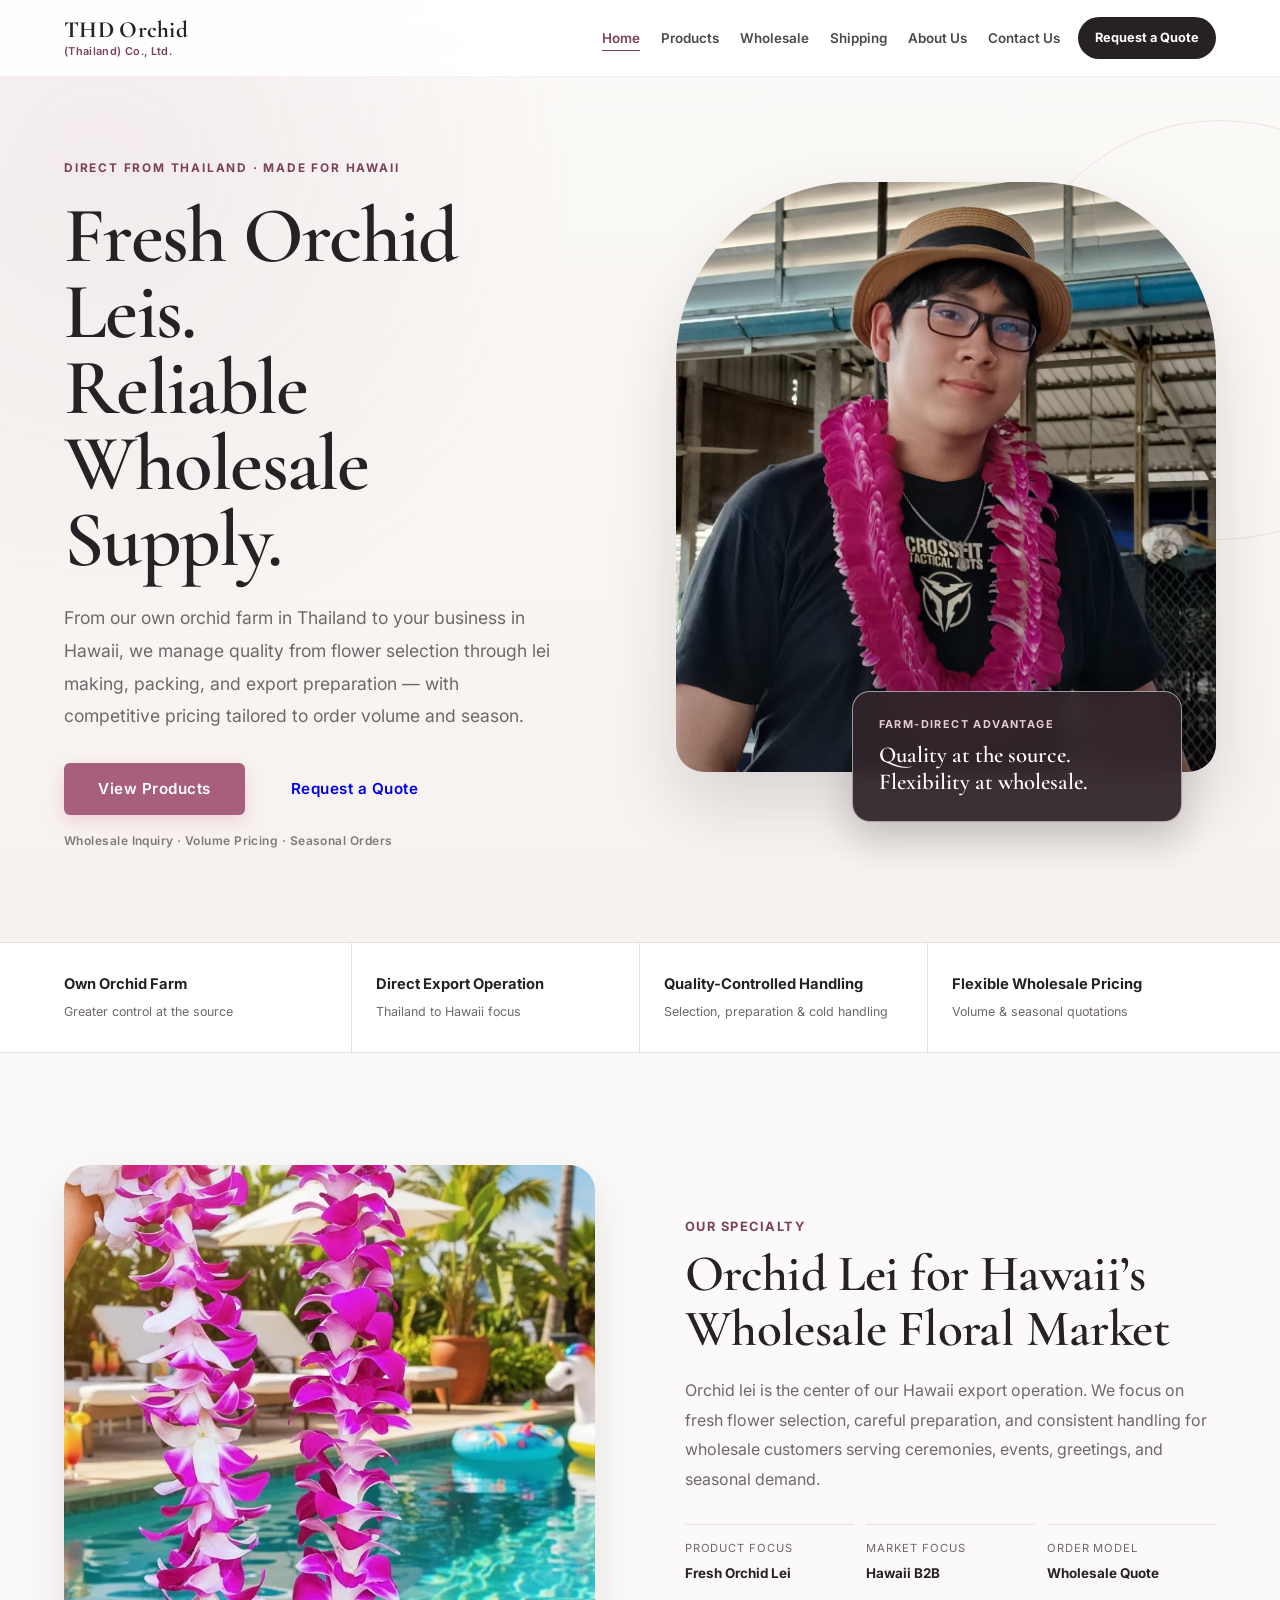
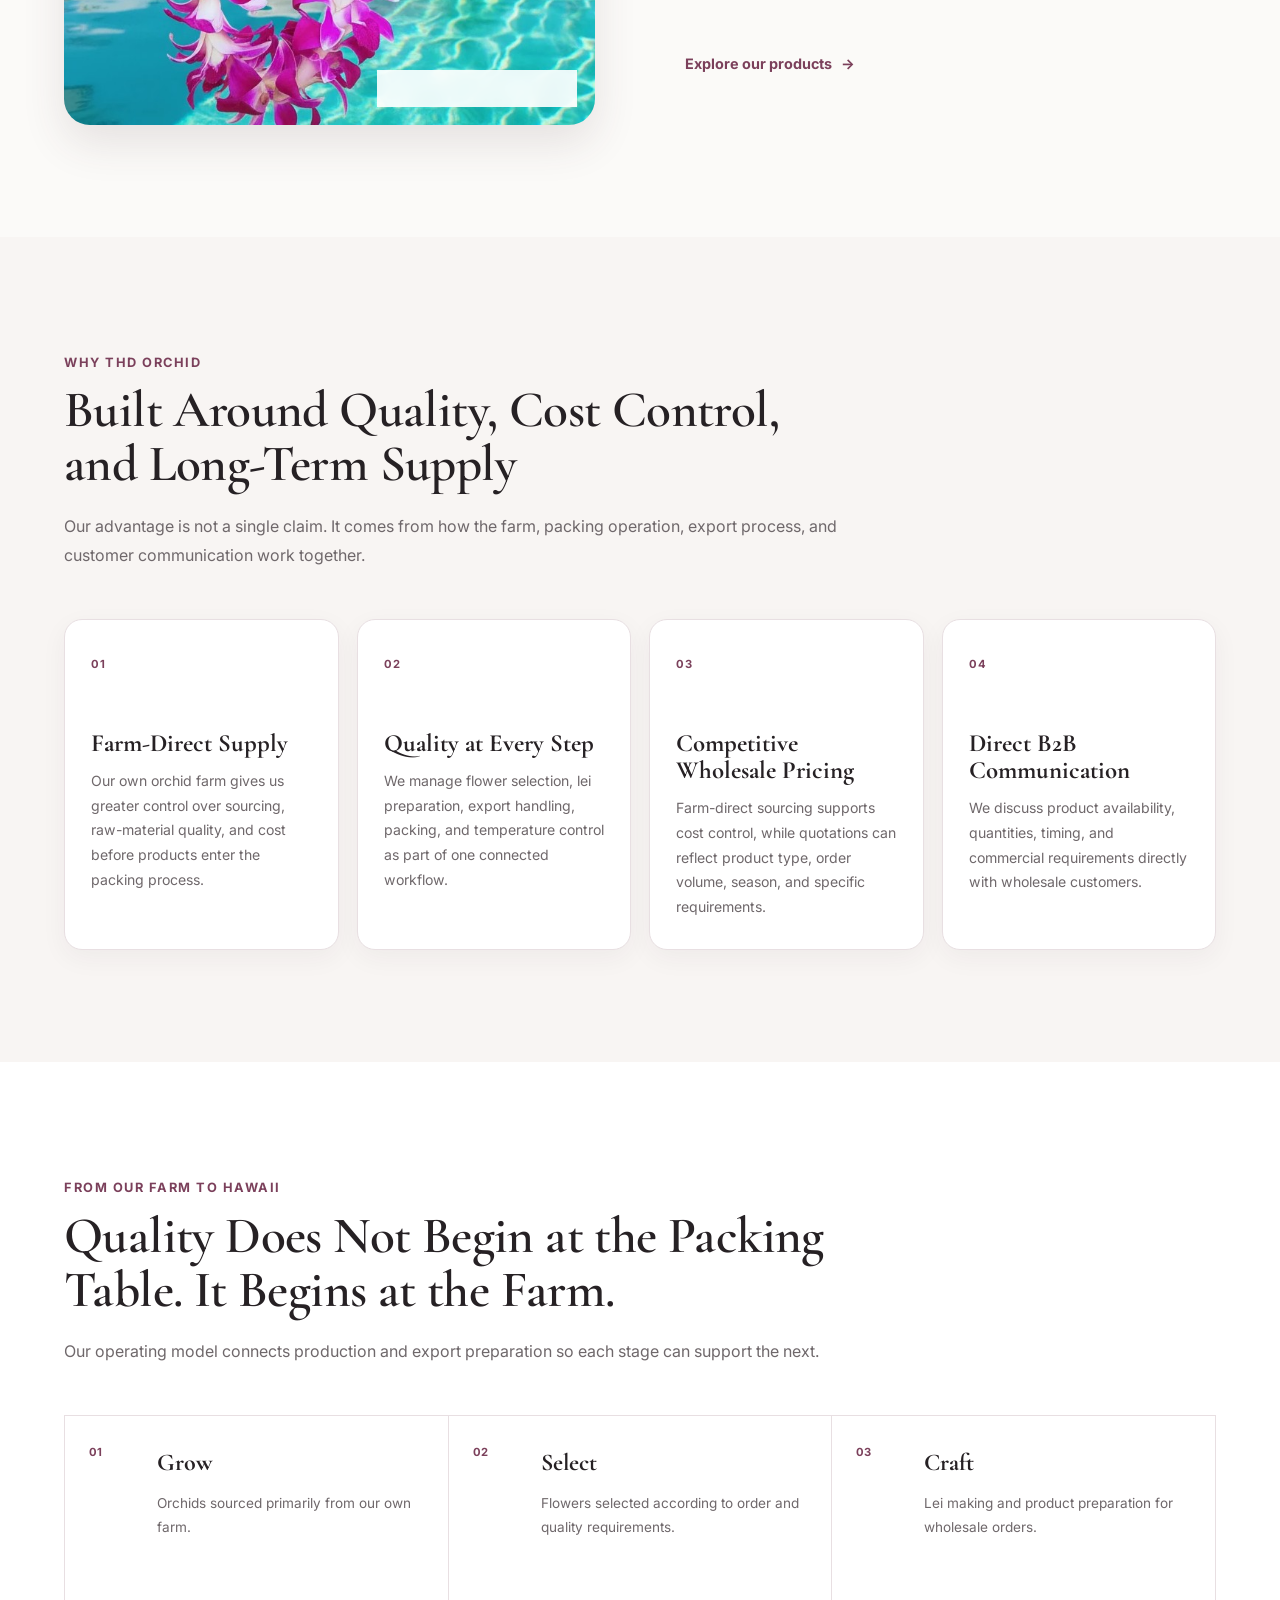
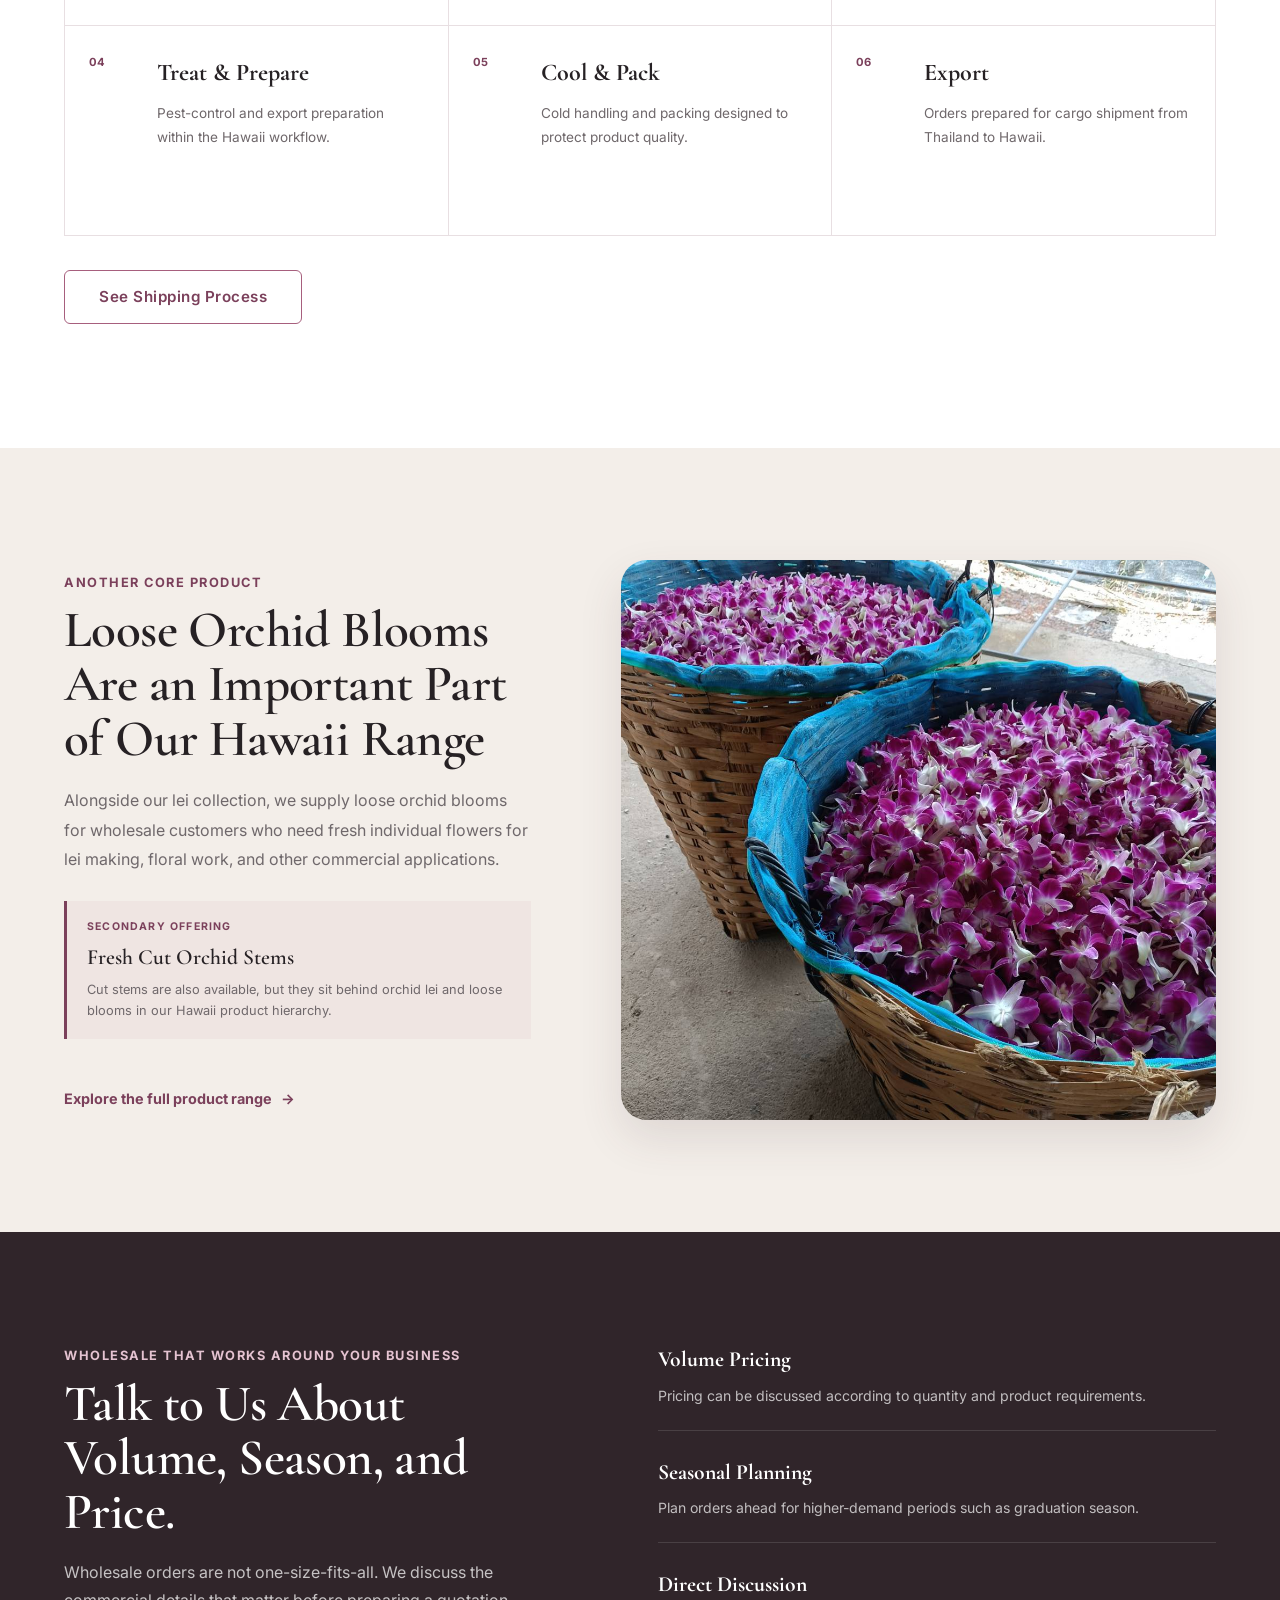
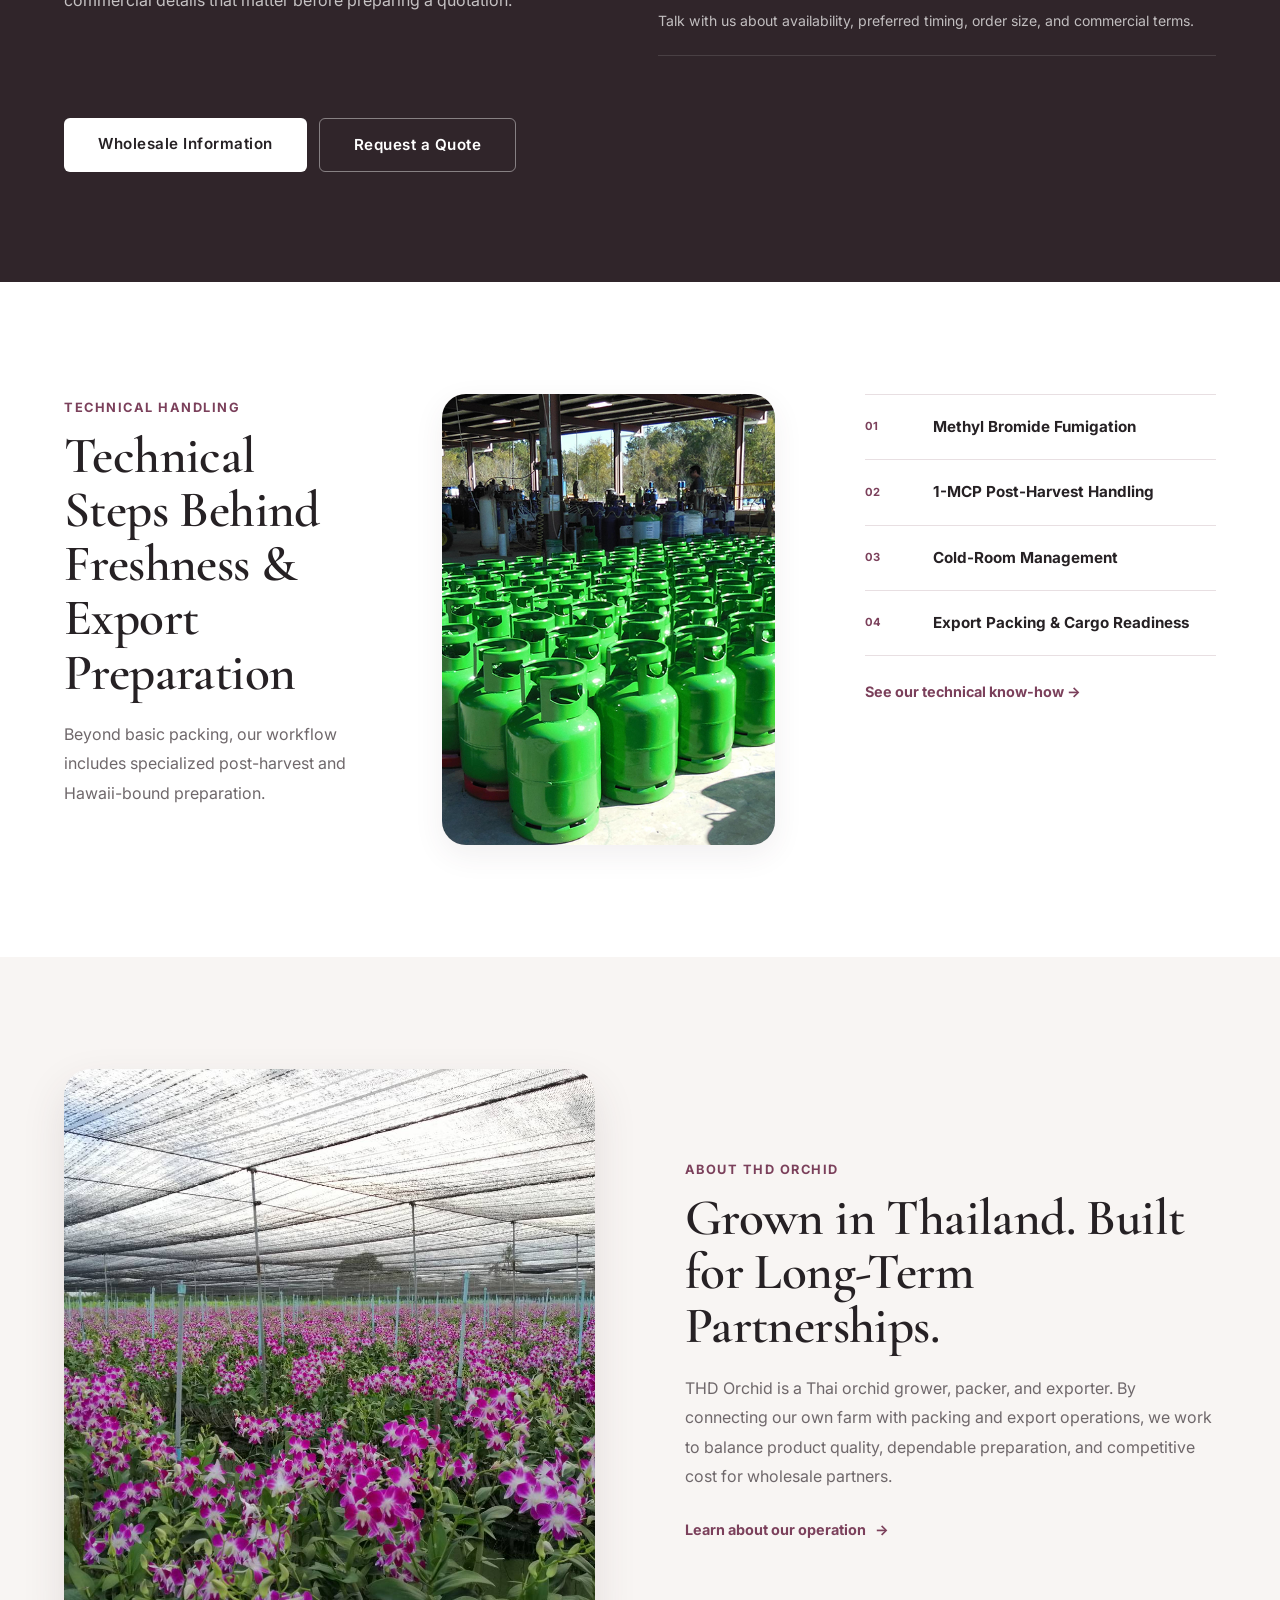
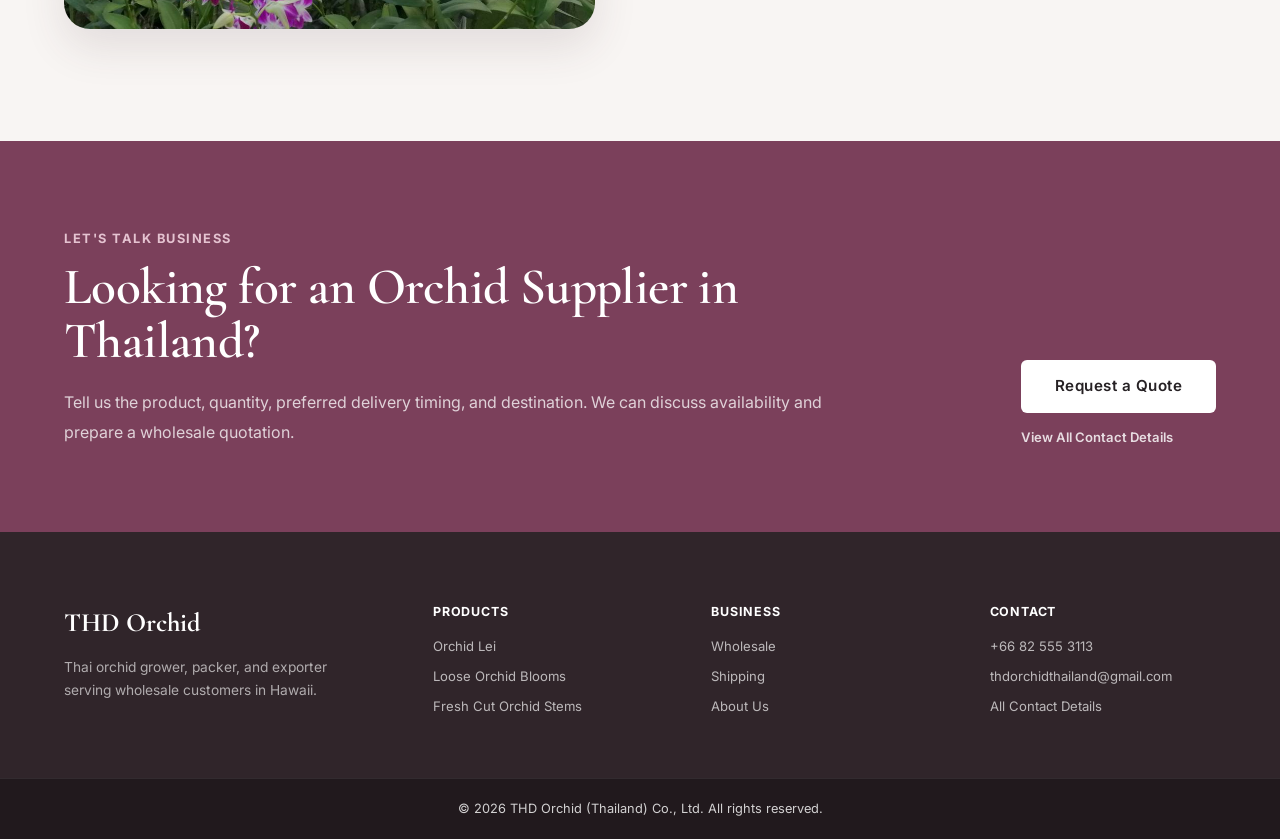
<file: index.html>
<!DOCTYPE html>

<html lang="en">
<head>
<meta charset="utf-8"/>
<meta content="width=device-width, initial-scale=1.0" name="viewport"/>
<meta content="THD Orchid (Thailand) Co., Ltd. supplies fresh orchid leis and selected orchid products from Thailand to wholesale customers in Hawaii, with farm-direct sourcing and flexible B2B pricing." name="description"/>
<title>
   THD Orchid (Thailand) Co., Ltd. | Orchid Lei Supplier for Hawaii
  </title>
<link href="https://fonts.googleapis.com" rel="preconnect"/>
<link crossorigin="" href="https://fonts.gstatic.com" rel="preconnect"/>
<link href="https://fonts.googleapis.com/css2?family=Cormorant+Garamond:wght@600;700&amp;family=Inter:wght@400;500;600;700&amp;display=swap" rel="stylesheet"/>
<link href="assets/css/main.css" rel="stylesheet"/>
</head>
<body class="home-page">
<header class="header" id="navbar">
<div class="container nav-container">
<a aria-label="THD Orchid home" class="logo" href="index.html">
     THD Orchid
     <span>
      (Thailand) Co., Ltd.
     </span>
</a>
<button aria-controls="navMenu" aria-expanded="false" aria-label="Open navigation menu" class="mobile-toggle" id="mobileMenuBtn" type="button">
<span>
</span>
<span>
</span>
<span>
</span>
</button>
<nav aria-label="Primary navigation" class="nav-menu" id="navMenu">
<ul class="nav-links">
<li>
<a aria-current="page" class="active" href="index.html">
        Home
       </a>
</li>
<li>
<a href="product.html">
        Products
       </a>
</li>
<li>
<a href="wholesale.html">
        Wholesale
       </a>
</li>
<li>
<a href="shipping.html">
        Shipping
       </a>
</li>
<li>
<a href="about.html">
        About Us
       </a>
</li>
<li>
<a href="contact.html">
        Contact Us
       </a>
</li>
</ul>
<a class="nav-quote" href="contact.html#business-inquiries">
      Request a Quote
     </a>
</nav>
</div>
</header>
<main>
<section class="home-hero" id="hero">
<div class="container home-hero-grid">
<div class="home-hero-copy reveal">
<span class="home-eyebrow">
       DIRECT FROM THAILAND · MADE FOR HAWAII
      </span>
<h1>
       Fresh Orchid Leis.
       <br/>
       Reliable Wholesale Supply.
      </h1>
<p class="home-hero-lead">
       From our own orchid farm in Thailand to your business in Hawaii, we manage quality from flower selection through lei making, packing, and export preparation — with competitive pricing tailored to order volume and season.
      </p>
<div class="home-hero-actions">
<a class="btn btn-primary" href="product.html">
        View Products
       </a>
<a class="btn btn-secondary" href="contact.html#business-inquiries">
        Request a Quote
       </a>
</div>
<p class="home-hero-note">
       Wholesale Inquiry · Volume Pricing · Seasonal Orders
      </p>
</div>
<div class="home-hero-visual reveal">
<div class="home-hero-image-wrap">
<img alt="Single Bom orchid lei by THD Orchid" decoding="async" loading="eager" src="assets/images/customer-wearing-lei.jpg"/>
</div>
<div class="home-hero-card">
<span class="home-hero-card-label">
        FARM-DIRECT ADVANTAGE
       </span>
<strong>
        Quality at the source.
        <br/>
        Flexibility at wholesale.
       </strong>
</div>
</div>
</div>
</section>
<section aria-label="THD Orchid business strengths" class="home-proof">
<div class="container home-proof-grid">
<div class="home-proof-item reveal">
<strong>
       Own Orchid Farm
      </strong>
<span>
       Greater control at the source
      </span>
</div>
<div class="home-proof-item reveal">
<strong>
       Direct Export Operation
      </strong>
<span>
       Thailand to Hawaii focus
      </span>
</div>
<div class="home-proof-item reveal">
<strong>
       Quality-Controlled Handling
      </strong>
<span>
       Selection, preparation &amp; cold handling
      </span>
</div>
<div class="home-proof-item reveal">
<strong>
       Flexible Wholesale Pricing
      </strong>
<span>
       Volume &amp; seasonal quotations
      </span>
</div>
</div>
</section>
<section class="home-specialty" id="products">
<div class="container home-specialty-grid">
<div class="home-specialty-media reveal">
<img alt="Hand-held Single Bom orchid lei" decoding="async" loading="eager" src="assets/images/single-bom-2-1-pool.jpg"/>
<span class="home-image-label">
       CORE HAWAII PRODUCT
      </span>
</div>
<div class="home-specialty-copy reveal">
<span class="section-tag">
       OUR SPECIALTY
      </span>
<h2>
       Orchid Lei for Hawaii’s Wholesale Floral Market
      </h2>
<p>
       Orchid lei is the center of our Hawaii export operation. We focus on fresh flower selection, careful preparation, and consistent handling for wholesale customers serving ceremonies, events, greetings, and seasonal demand.
      </p>
<div class="home-spec-row">
<div>
<span>
         Product focus
        </span>
<strong>
         Fresh Orchid Lei
        </strong>
</div>
<div>
<span>
         Market focus
        </span>
<strong>
         Hawaii B2B
        </strong>
</div>
<div>
<span>
         Order model
        </span>
<strong>
         Wholesale Quote
        </strong>
</div>
</div>
<a class="text-link" href="product.html">
       Explore our products
       <span aria-hidden="true">
        →
       </span>
</a>
</div>
</div>
</section>
<section class="home-why" id="why-thd">
<div class="container">
<div class="home-section-heading reveal">
<span class="section-tag">
       WHY THD ORCHID
      </span>
<h2>
       Built Around Quality, Cost Control, and Long-Term Supply
      </h2>
<p>
       Our advantage is not a single claim. It comes from how the farm, packing operation, export process, and customer communication work together.
      </p>
</div>
<div class="home-value-grid">
<article class="home-value-card reveal">
<span class="home-card-number">
        01
       </span>
<h3>
        Farm-Direct Supply
       </h3>
<p>
        Our own orchid farm gives us greater control over sourcing, raw-material quality, and cost before products enter the packing process.
       </p>
</article>
<article class="home-value-card reveal">
<span class="home-card-number">
        02
       </span>
<h3>
        Quality at Every Step
       </h3>
<p>
        We manage flower selection, lei preparation, export handling, packing, and temperature control as part of one connected workflow.
       </p>
</article>
<article class="home-value-card reveal">
<span class="home-card-number">
        03
       </span>
<h3>
        Competitive Wholesale Pricing
       </h3>
<p>
        Farm-direct sourcing supports cost control, while quotations can reflect product type, order volume, season, and specific requirements.
       </p>
</article>
<article class="home-value-card reveal">
<span class="home-card-number">
        04
       </span>
<h3>
        Direct B2B Communication
       </h3>
<p>
        We discuss product availability, quantities, timing, and commercial requirements directly with wholesale customers.
       </p>
</article>
</div>
</div>
</section>
<section class="home-process" id="process">
<div class="container">
<div class="home-process-intro reveal">
<span class="section-tag">
       FROM OUR FARM TO HAWAII
      </span>
<h2>
       Quality Does Not Begin at the Packing Table. It Begins at the Farm.
      </h2>
<p>
       Our operating model connects production and export preparation so each stage can support the next.
      </p>
</div>
<ol class="home-process-list">
<li class="home-process-step reveal">
<span class="home-process-no">
        01
       </span>
<div>
<strong>
         Grow
        </strong>
<p>
         Orchids sourced primarily from our own farm.
        </p>
</div>
</li>
<li class="home-process-step reveal">
<span class="home-process-no">
        02
       </span>
<div>
<strong>
         Select
        </strong>
<p>
         Flowers selected according to order and quality requirements.
        </p>
</div>
</li>
<li class="home-process-step reveal">
<span class="home-process-no">
        03
       </span>
<div>
<strong>
         Craft
        </strong>
<p>
         Lei making and product preparation for wholesale orders.
        </p>
</div>
</li>
<li class="home-process-step reveal">
<span class="home-process-no">
        04
       </span>
<div>
<strong>
         Treat &amp; Prepare
        </strong>
<p>
         Pest-control and export preparation within the Hawaii workflow.
        </p>
</div>
</li>
<li class="home-process-step reveal">
<span class="home-process-no">
        05
       </span>
<div>
<strong>
         Cool &amp; Pack
        </strong>
<p>
         Cold handling and packing designed to protect product quality.
        </p>
</div>
</li>
<li class="home-process-step reveal">
<span class="home-process-no">
        06
       </span>
<div>
<strong>
         Export
        </strong>
<p>
         Orders prepared for cargo shipment from Thailand to Hawaii.
        </p>
</div>
</li>
</ol>
<div class="home-process-actions reveal">
<a class="btn btn-outline" href="shipping.html">
       See Shipping Process
      </a>
</div>
</div>
</section>
<section class="home-secondary-product">
<div class="container home-secondary-grid">
<div class="home-secondary-copy reveal">
<span class="section-tag">
       ANOTHER CORE PRODUCT
      </span>
<h2>
       Loose Orchid Blooms Are an Important Part of Our Hawaii Range
      </h2>
<p>
       Alongside our lei collection, we supply loose orchid blooms for wholesale customers who need fresh individual flowers for lei making, floral work, and other commercial applications.
      </p>
<div class="home-supporting-note">
<span>
        SECONDARY OFFERING
       </span>
<strong>
        Fresh Cut Orchid Stems
       </strong>
<p>
        Cut stems are also available, but they sit behind orchid lei and loose blooms in our Hawaii product hierarchy.
       </p>
</div>
<a class="text-link" href="product.html#loose-blooms">
       Explore the full product range
       <span aria-hidden="true">
        →
       </span>
</a>
</div>
<div class="home-secondary-media reveal">
<img alt="Loose orchid blooms prepared in baskets" decoding="async" loading="eager" src="assets/images/loose-baskets.jpg"/>
</div>
</div>
</section>
<section class="home-wholesale" id="wholesale">
<div class="container home-wholesale-grid">
<div class="home-wholesale-heading reveal">
<span class="section-tag section-tag-light">
       WHOLESALE THAT WORKS AROUND YOUR BUSINESS
      </span>
<h2>
       Talk to Us About Volume, Season, and Price.
      </h2>
<p>
       Wholesale orders are not one-size-fits-all. We discuss the commercial details that matter before preparing a quotation.
      </p>
</div>
<div class="home-wholesale-points">
<article class="home-wholesale-point reveal">
<strong>
        Volume Pricing
       </strong>
<p>
        Pricing can be discussed according to quantity and product requirements.
       </p>
</article>
<article class="home-wholesale-point reveal">
<strong>
        Seasonal Planning
       </strong>
<p>
        Plan orders ahead for higher-demand periods such as graduation season.
       </p>
</article>
<article class="home-wholesale-point reveal">
<strong>
        Direct Discussion
       </strong>
<p>
        Talk with us about availability, preferred timing, order size, and commercial terms.
       </p>
</article>
</div>
<div class="home-wholesale-cta reveal">
<a class="btn btn-light" href="wholesale.html">
       Wholesale Information
      </a>
<a class="btn btn-ghost-light" href="contact.html#business-inquiries">
       Request a Quote
      </a>
</div>
</div>
</section>
<section class="home-quality">
<div class="container home-quality-grid">
<div class="home-quality-copy reveal">
<span class="section-tag">
       TECHNICAL HANDLING
      </span>
<h2>
       Technical Steps Behind Freshness &amp; Export Preparation
      </h2>
<p>
       Beyond basic packing, our workflow includes specialized post-harvest and Hawaii-bound preparation.
      </p>
</div>
<figure class="home-quality-media reveal">
<img alt="Methyl bromide treatment cylinders used in technical handling" decoding="async" loading="eager" src="assets/images/methyl-bromide-cylinders.jpg"/>
<figcaption>
       Preparation starts with the flower.
      </figcaption>
</figure>
<div class="home-quality-list reveal">
<div>
<span>
        01
       </span>
<strong>
        Methyl Bromide Fumigation
       </strong>
</div>
<div>
<span>
        02
       </span>
<strong>
        1-MCP Post-Harvest Handling
       </strong>
</div>
<div>
<span>
        03
       </span>
<strong>
        Cold-Room Management
       </strong>
</div>
<div>
<span>
        04
       </span>
<strong>
        Export Packing &amp; Cargo Readiness
       </strong>
</div>
<a class="text-link" href="about.html">
       See our technical know-how →
      </a>
</div>
</div>
</section>
<section class="home-about">
<div class="container home-about-grid">
<div class="home-about-photo reveal">
<img alt="THD Orchid farm greenhouse and blooming orchids" decoding="async" loading="eager" src="assets/images/farm-wide.jpg"/>
</div>
<div class="home-about-copy reveal">
<span class="section-tag">
       ABOUT THD ORCHID
      </span>
<h2>
       Grown in Thailand. Built for Long-Term Partnerships.
      </h2>
<p>
       THD Orchid is a Thai orchid grower, packer, and exporter. By connecting our own farm with packing and export operations, we work to balance product quality, dependable preparation, and competitive cost for wholesale partners.
      </p>
<a class="text-link" href="about.html">
       Learn about our operation
       <span aria-hidden="true">
        →
       </span>
</a>
</div>
</div>
</section>
<section class="home-final-cta">
<div class="container home-final-cta-inner reveal">
<div>
<span class="section-tag section-tag-light">
       LET'S TALK BUSINESS
      </span>
<h2>
       Looking for an Orchid Supplier in Thailand?
      </h2>
<p>
       Tell us the product, quantity, preferred delivery timing, and destination. We can discuss availability and prepare a wholesale quotation.
      </p>
</div>
<div class="home-final-actions">
<a class="btn btn-light" href="contact.html#business-inquiries">
       Request a Quote
      </a>
<a class="home-contact-link" href="contact.html">
       View All Contact Details
      </a>
</div>
</div>
</section>
</main>
<div class="floating-widget" id="floatingWidget">
<div class="widget-popover" id="widgetPopover">
<a class="popover-item wa" href="https://wa.me/66825553113" rel="noopener noreferrer" target="_blank">
<span class="icon">
      💬
     </span>
     Chat on WhatsApp
    </a>
<a class="popover-item mail" href="mailto:thdorchidthailand@gmail.com">
<span class="icon">
      ✉️
     </span>
     Send Email
    </a>
</div>
<button aria-controls="widgetPopover" aria-expanded="false" aria-label="Quick contact" class="fab-btn" id="fabToggle" type="button">
    💬
   </button>
</div>
<footer class="footer footer-modern">
<div class="container footer-modern-grid">
<div class="footer-brand">
<h4>
      THD Orchid
     </h4>
<p>
      Thai orchid grower, packer, and exporter serving wholesale customers in Hawaii.
     </p>
</div>
<div class="footer-nav-col">
<h5>
      Products
     </h5>
<a href="product.html#lei-collection">
      Orchid Lei
     </a>
<a href="product.html#loose-blooms">
      Loose Orchid Blooms
     </a>
<a href="product.html#cut-stems">
      Fresh Cut Orchid Stems
     </a>
</div>
<div class="footer-nav-col">
<h5>
      Business
     </h5>
<a href="wholesale.html">
      Wholesale
     </a>
<a href="shipping.html">
      Shipping
     </a>
<a href="about.html">
      About Us
     </a>
</div>
<div class="footer-nav-col">
<h5>
      Contact
     </h5>
<a href="tel:+66825553113">
      +66 82 555 3113
     </a>
<a href="mailto:thdorchidthailand@gmail.com">
      thdorchidthailand@gmail.com
     </a>
<a href="contact.html">
      All Contact Details
     </a>
</div>
</div>
<div class="footer-bottom">
<div class="container">
<p>
      © 2026 THD Orchid (Thailand) Co., Ltd. All rights reserved.
     </p>
</div>
</div>
</footer>
<script defer="" src="assets/js/main.js">
</script>
</body>
</html>
</file>
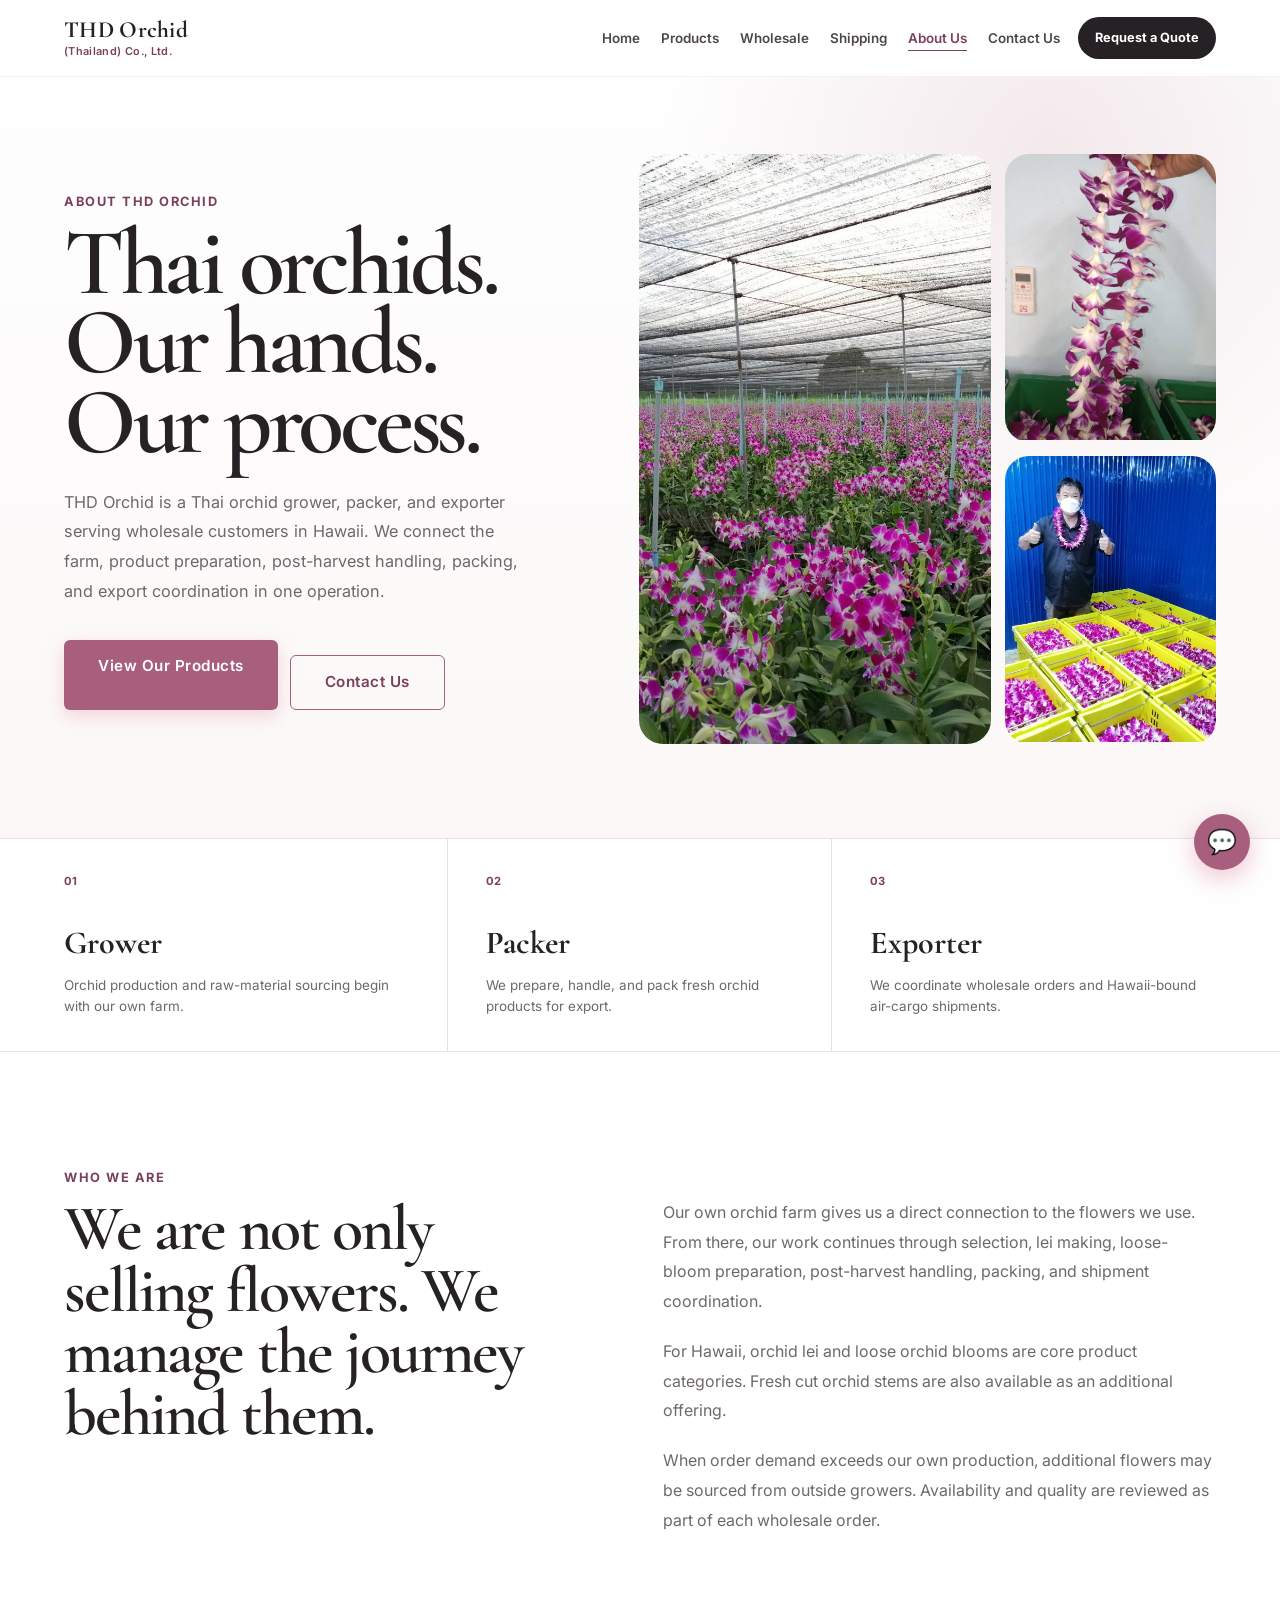
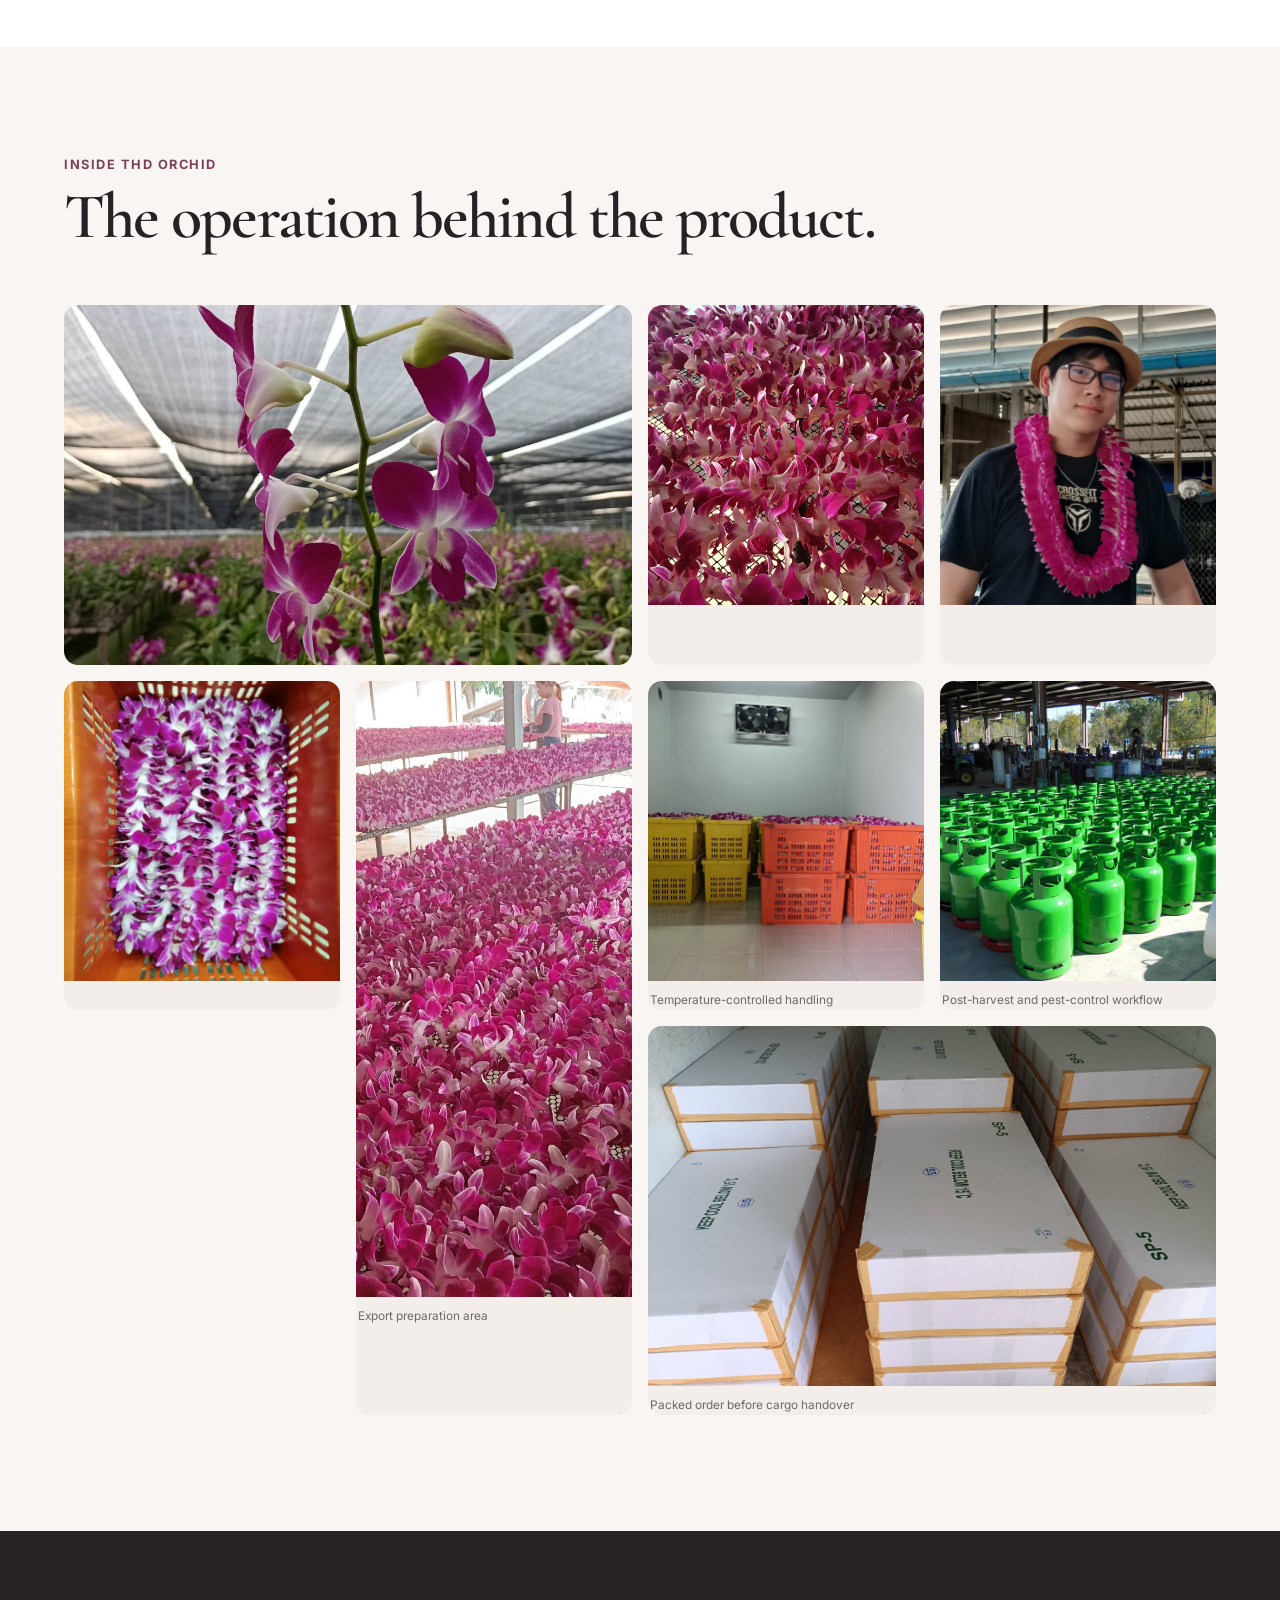
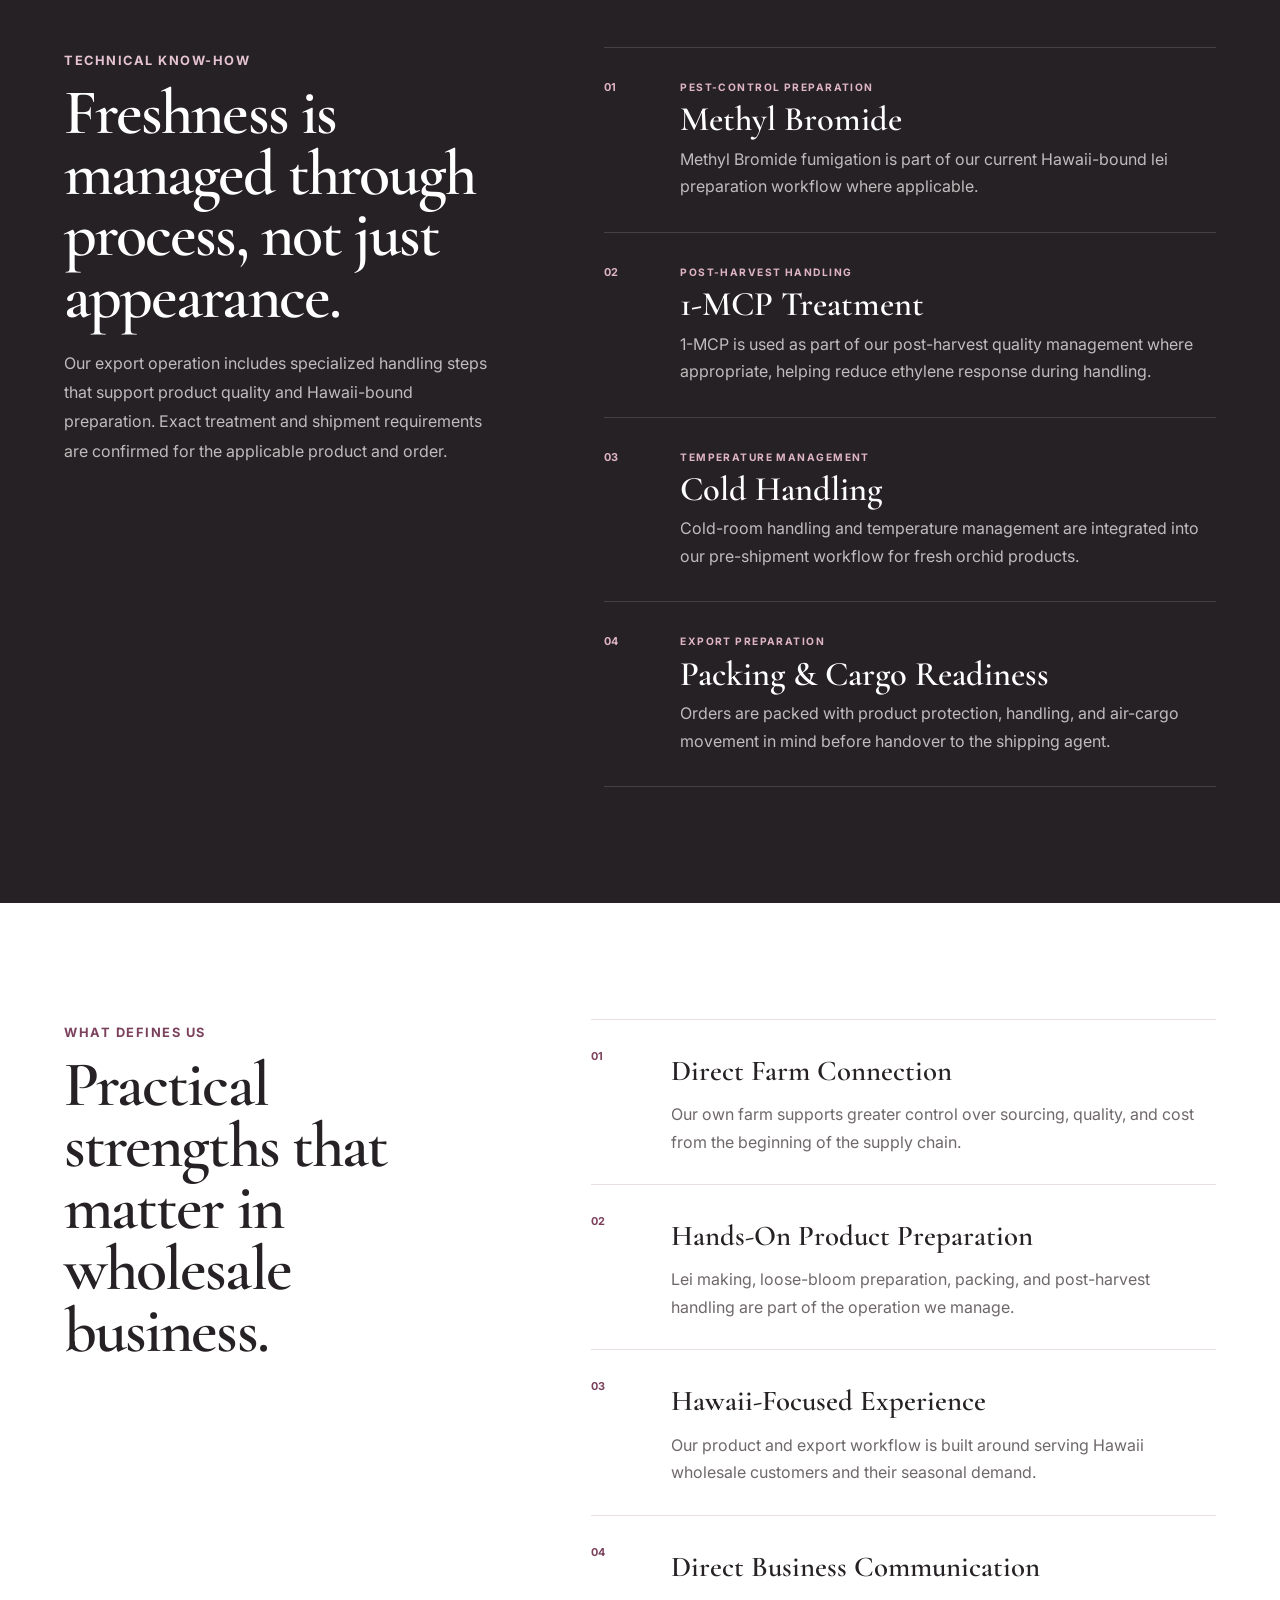
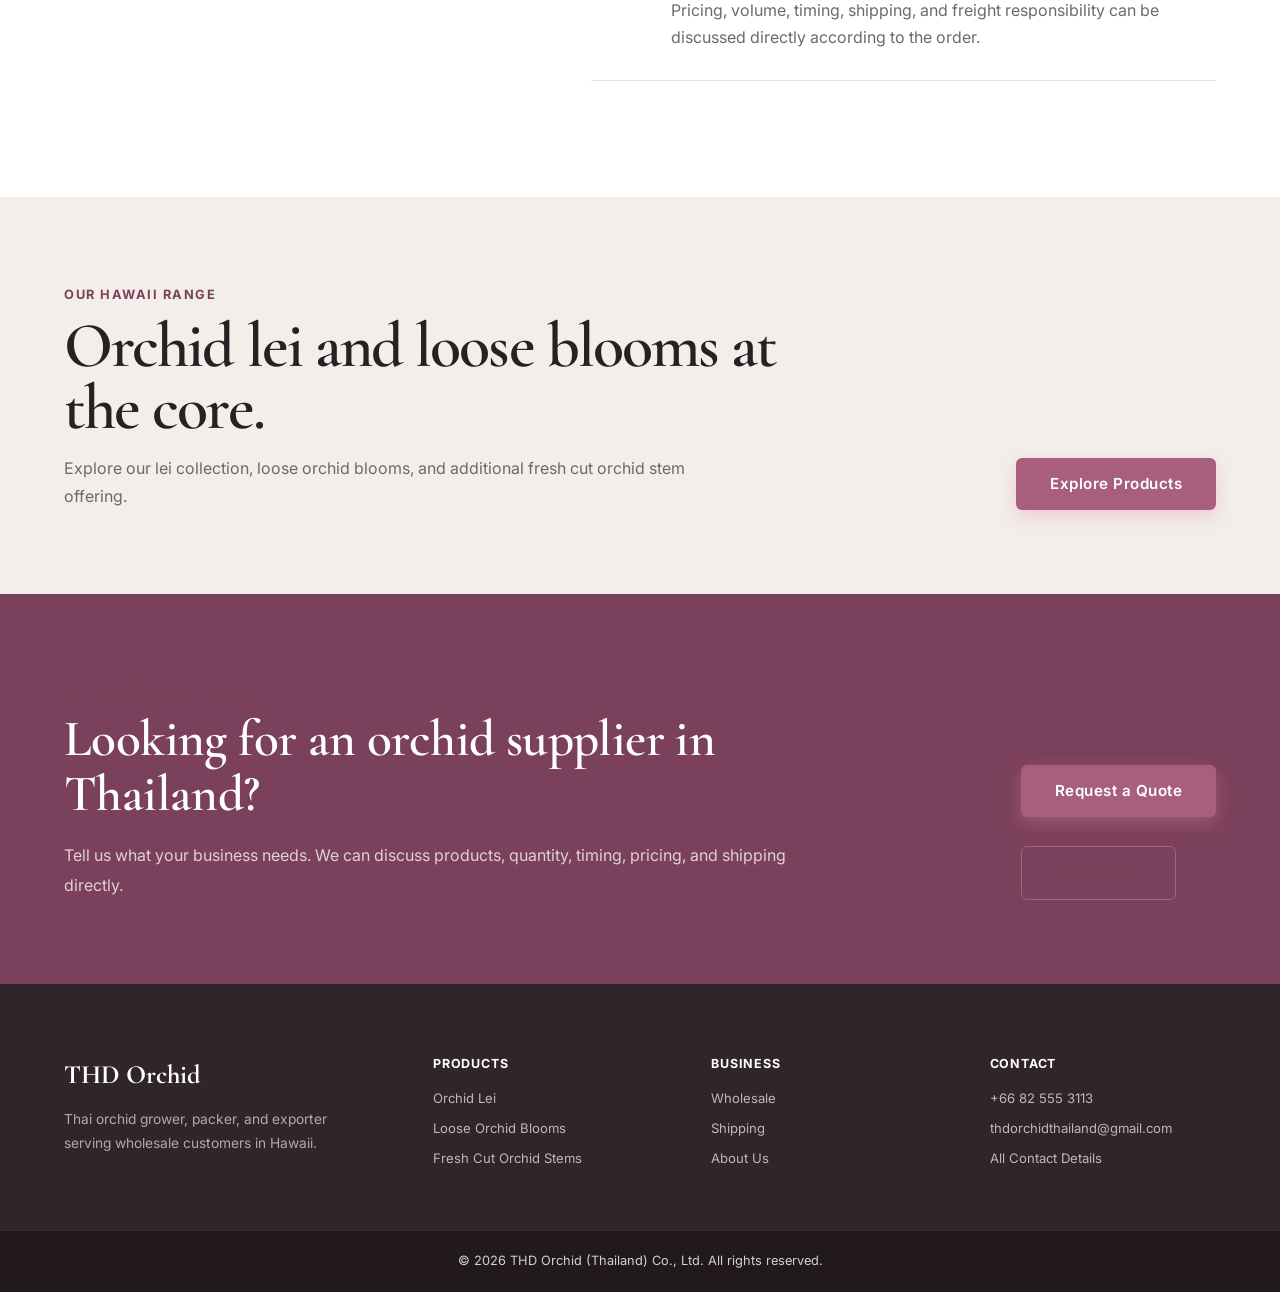
<file: about.html>
<!DOCTYPE html>

<html lang="en">
<head>
<meta charset="utf-8"/>
<meta content="width=device-width, initial-scale=1.0" name="viewport"/>
<meta content="Meet THD Orchid, a Thai orchid grower, packer, and exporter serving Hawaii with orchid lei, loose blooms, specialized post-harvest handling, and export preparation." name="description"/>
<title>
   About THD Orchid | Grower, Packer &amp; Exporter from Thailand
  </title>
<link href="https://fonts.googleapis.com" rel="preconnect"/>
<link crossorigin="" href="https://fonts.gstatic.com" rel="preconnect"/>
<link href="https://fonts.googleapis.com/css2?family=Cormorant+Garamond:wght@600;700&amp;family=Inter:wght@400;500;600;700&amp;display=swap" rel="stylesheet"/>
<link href="assets/css/main.css" rel="stylesheet"/>
</head>
<body>
<header class="header" id="navbar">
<div class="container nav-container">
<a aria-label="THD Orchid home" class="logo" href="index.html">
     THD Orchid
     <span>
      (Thailand) Co., Ltd.
     </span>
</a>
<button aria-controls="navMenu" aria-expanded="false" aria-label="Open navigation menu" class="mobile-toggle" id="mobileMenuBtn" type="button">
<span>
</span>
<span>
</span>
<span>
</span>
</button>
<nav aria-label="Primary navigation" class="nav-menu" id="navMenu">
<ul class="nav-links">
<li>
<a href="index.html">
        Home
       </a>
</li>
<li>
<a href="product.html">
        Products
       </a>
</li>
<li>
<a href="wholesale.html">
        Wholesale
       </a>
</li>
<li>
<a href="shipping.html">
        Shipping
       </a>
</li>
<li>
<a aria-current="page" class="active" href="about.html">
        About Us
       </a>
</li>
<li>
<a href="contact.html">
        Contact Us
       </a>
</li>
</ul>
<a class="nav-quote" href="contact.html#business-inquiries">
      Request a Quote
     </a>
</nav>
</div>
</header>
<main>
<section class="about-identity-hero">
<div class="container about-identity-grid">
<div class="about-identity-copy reveal">
<span class="section-tag">
       ABOUT THD ORCHID
      </span>
<h1>
       Thai orchids.
       <br/>
       Our hands.
       <br/>
       Our process.
      </h1>
<p>
       THD Orchid is a Thai orchid grower, packer, and exporter serving wholesale customers in Hawaii. We connect the farm, product preparation, post-harvest handling, packing, and export coordination in one operation.
      </p>
<div class="about-identity-actions">
<a class="btn btn-primary" href="product.html">
        View Our Products
       </a>
<a class="btn btn-outline" href="contact.html">
        Contact Us
       </a>
</div>
</div>
<div aria-label="THD Orchid photo placeholders" class="about-hero-mosaic reveal">
<figure class="about-photo about-photo-main">
<img alt="Wide view of the THD Orchid farm" decoding="async" loading="eager" src="assets/images/farm-wide.jpg"/>
</figure>
<figure class="about-photo about-photo-small">
<img alt="Hand-held orchid lei showing craftsmanship" decoding="async" loading="eager" src="assets/images/single-bom-held.jpg"/>
</figure>
<figure class="about-photo about-photo-small">
<img alt="THD staff with packed orchid blooms in the cool room" decoding="async" loading="eager" src="assets/images/staff-coldroom-crates.jpg"/>
</figure>
</div>
</div>
</section>
<section aria-label="THD Orchid business roles" class="about-role-strip">
<div class="container about-role-grid">
<div>
<span>
       01
      </span>
<strong>
       Grower
      </strong>
<p>
       Orchid production and raw-material sourcing begin with our own farm.
      </p>
</div>
<div>
<span>
       02
      </span>
<strong>
       Packer
      </strong>
<p>
       We prepare, handle, and pack fresh orchid products for export.
      </p>
</div>
<div>
<span>
       03
      </span>
<strong>
       Exporter
      </strong>
<p>
       We coordinate wholesale orders and Hawaii-bound air-cargo shipments.
      </p>
</div>
</div>
</section>
<section class="about-story-section">
<div class="container about-story-grid">
<div class="about-story-heading reveal">
<span class="section-tag">
       WHO WE ARE
      </span>
<h2>
       We are not only selling flowers. We manage the journey behind them.
      </h2>
</div>
<div class="about-story-copy reveal">
<p>
       Our own orchid farm gives us a direct connection to the flowers we use. From there, our work continues through selection, lei making, loose-bloom preparation, post-harvest handling, packing, and shipment coordination.
      </p>
<p>
       For Hawaii, orchid lei and loose orchid blooms are core product categories. Fresh cut orchid stems are also available as an additional offering.
      </p>
<p>
       When order demand exceeds our own production, additional flowers may be sourced from outside growers. Availability and quality are reviewed as part of each wholesale order.
      </p>
</div>
</div>
</section>
<section class="about-gallery-section" id="inside-thd">
<div class="container">
<div class="about-gallery-heading reveal">
<span class="section-tag">
       INSIDE THD ORCHID
      </span>
<h2>
       The operation behind the product.
      </h2>

</div>
<div class="about-gallery-grid">
<figure class="about-gallery-item about-gallery-wide reveal">
<img alt="Orchids growing on the plant inside the farm" decoding="async" loading="eager" src="assets/images/orchid-on-plant.jpg"/>
</figure>
<figure class="about-gallery-item reveal">
<img alt="Fresh loose orchid blooms laid out for selection" decoding="async" loading="eager" src="assets/images/loose-blooms-close.jpg"/>
</figure>
<figure class="about-gallery-item reveal">
<img alt="Completed orchid lei shown on a person" decoding="async" loading="eager" src="assets/images/customer-wearing-lei.jpg"/>
</figure>
<figure class="about-gallery-item reveal">
<img alt="Loose orchid blooms in an orange crate" decoding="async" loading="eager" src="assets/images/loose-crate-01.jpg"/>
</figure>
<figure class="about-gallery-item about-gallery-tall reveal">
<img alt="Packhouse work area with orchid blooms on tables" decoding="async" loading="eager" src="assets/images/drying-workers.jpg"/>
<figcaption>
        Export preparation area
       </figcaption>
</figure>
<figure class="about-gallery-item reveal">
<img alt="Cold room storage with stacked orchid crates" decoding="async" loading="eager" src="assets/images/cold-room-stacked.jpg"/>
<figcaption>
        Temperature-controlled handling
       </figcaption>
</figure>
<figure class="about-gallery-item reveal">
<img alt="Technical treatment area with methyl bromide cylinders" decoding="async" loading="eager" src="assets/images/methyl-bromide-cylinders.jpg"/>
<figcaption>
        Post-harvest and pest-control workflow
       </figcaption>
</figure>
<figure class="about-gallery-item about-gallery-wide reveal">
<img alt="Packed export boxes ready for shipment" decoding="async" loading="eager" src="assets/images/export-boxes.jpg"/>
<figcaption>
        Packed order before cargo handover
       </figcaption>
</figure>
</div>
</div>
</section>
<section class="about-technical-section">
<div class="container about-technical-grid">
<div class="about-technical-intro reveal">
<span class="section-tag section-tag-light">
       TECHNICAL KNOW-HOW
      </span>
<h2>
       Freshness is managed through process, not just appearance.
      </h2>
<p>
       Our export operation includes specialized handling steps that support product quality and Hawaii-bound preparation. Exact treatment and shipment requirements are confirmed for the applicable product and order.
      </p>
</div>
<div class="about-technical-cards">
<article class="about-technical-card reveal">
<span class="about-tech-no">
        01
       </span>
<div>
<p class="about-tech-label">
         PEST-CONTROL PREPARATION
        </p>
<h3>
         Methyl Bromide
        </h3>
<p>
         Methyl Bromide fumigation is part of our current Hawaii-bound lei preparation workflow where applicable.
        </p>
</div>
</article>
<article class="about-technical-card reveal">
<span class="about-tech-no">
        02
       </span>
<div>
<p class="about-tech-label">
         POST-HARVEST HANDLING
        </p>
<h3>
         1-MCP Treatment
        </h3>
<p>
         1-MCP is used as part of our post-harvest quality management where appropriate, helping reduce ethylene response during handling.
        </p>
</div>
</article>
<article class="about-technical-card reveal">
<span class="about-tech-no">
        03
       </span>
<div>
<p class="about-tech-label">
         TEMPERATURE MANAGEMENT
        </p>
<h3>
         Cold Handling
        </h3>
<p>
         Cold-room handling and temperature management are integrated into our pre-shipment workflow for fresh orchid products.
        </p>
</div>
</article>
<article class="about-technical-card reveal">
<span class="about-tech-no">
        04
       </span>
<div>
<p class="about-tech-label">
         EXPORT PREPARATION
        </p>
<h3>
         Packing &amp; Cargo Readiness
        </h3>
<p>
         Orders are packed with product protection, handling, and air-cargo movement in mind before handover to the shipping agent.
        </p>
</div>
</article>
</div>
</div>
</section>
<section class="about-principles-section">
<div class="container about-principles-grid">
<div class="about-principles-heading reveal">
<span class="section-tag">
       WHAT DEFINES US
      </span>
<h2>
       Practical strengths that matter in wholesale business.
      </h2>
</div>
<div class="about-principles-list reveal">
<div>
<span>
        01
       </span>
<div>
<h3>
         Direct Farm Connection
        </h3>
<p>
         Our own farm supports greater control over sourcing, quality, and cost from the beginning of the supply chain.
        </p>
</div>
</div>
<div>
<span>
        02
       </span>
<div>
<h3>
         Hands-On Product Preparation
        </h3>
<p>
         Lei making, loose-bloom preparation, packing, and post-harvest handling are part of the operation we manage.
        </p>
</div>
</div>
<div>
<span>
        03
       </span>
<div>
<h3>
         Hawaii-Focused Experience
        </h3>
<p>
         Our product and export workflow is built around serving Hawaii wholesale customers and their seasonal demand.
        </p>
</div>
</div>
<div>
<span>
        04
       </span>
<div>
<h3>
         Direct Business Communication
        </h3>
<p>
         Pricing, volume, timing, shipping, and freight responsibility can be discussed directly according to the order.
        </p>
</div>
</div>
</div>
</div>
</section>
<section class="about-products-band">
<div class="container about-products-band-inner reveal">
<div>
<span class="section-tag">
       OUR HAWAII RANGE
      </span>
<h2>
       Orchid lei and loose blooms at the core.
      </h2>
<p>
       Explore our lei collection, loose orchid blooms, and additional fresh cut orchid stem offering.
      </p>
</div>
<a class="btn btn-primary" href="product.html">
      Explore Products
     </a>
</div>
</section>
<section class="home-final-cta">
<div class="container home-final-cta-inner reveal">
<div>
<span class="section-tag">
       WORK WITH THD ORCHID
      </span>
<h2>
       Looking for an orchid supplier in Thailand?
      </h2>
<p>
       Tell us what your business needs. We can discuss products, quantity, timing, pricing, and shipping directly.
      </p>
</div>
<div class="home-final-actions">
<a class="btn btn-primary" href="contact.html#business-inquiries">
       Request a Quote
      </a>
<a class="btn btn-outline" href="contact.html">
       Contact Us
      </a>
</div>
</div>
</section>
</main>
<div class="floating-widget" id="floatingWidget">
<div class="widget-popover" id="widgetPopover">
<a class="popover-item wa" href="https://wa.me/66825553113" rel="noopener noreferrer" target="_blank">
<span class="icon">
      💬
     </span>
     Chat on WhatsApp
    </a>
<a class="popover-item mail" href="mailto:thdorchidthailand@gmail.com">
<span class="icon">
      ✉️
     </span>
     Send Email
    </a>
</div>
<button aria-controls="widgetPopover" aria-expanded="false" aria-label="Quick contact" class="fab-btn" id="fabToggle" type="button">
    💬
   </button>
</div>
<footer class="footer footer-modern">
<div class="container footer-modern-grid">
<div class="footer-brand">
<h4>
      THD Orchid
     </h4>
<p>
      Thai orchid grower, packer, and exporter serving wholesale customers in Hawaii.
     </p>
</div>
<div class="footer-nav-col">
<h5>
      Products
     </h5>
<a href="product.html#lei-collection">
      Orchid Lei
     </a>
<a href="product.html#loose-blooms">
      Loose Orchid Blooms
     </a>
<a href="product.html#cut-stems">
      Fresh Cut Orchid Stems
     </a>
</div>
<div class="footer-nav-col">
<h5>
      Business
     </h5>
<a href="wholesale.html">
      Wholesale
     </a>
<a href="shipping.html">
      Shipping
     </a>
<a href="about.html">
      About Us
     </a>
</div>
<div class="footer-nav-col">
<h5>
      Contact
     </h5>
<a href="tel:+66825553113">
      +66 82 555 3113
     </a>
<a href="mailto:thdorchidthailand@gmail.com">
      thdorchidthailand@gmail.com
     </a>
<a href="contact.html">
      All Contact Details
     </a>
</div>
</div>
<div class="footer-bottom">
<div class="container">
<p>
      © 2026 THD Orchid (Thailand) Co., Ltd. All rights reserved.
     </p>
</div>
</div>
</footer>
<script defer="" src="assets/js/main.js">
</script>
</body>
</html>
</file>
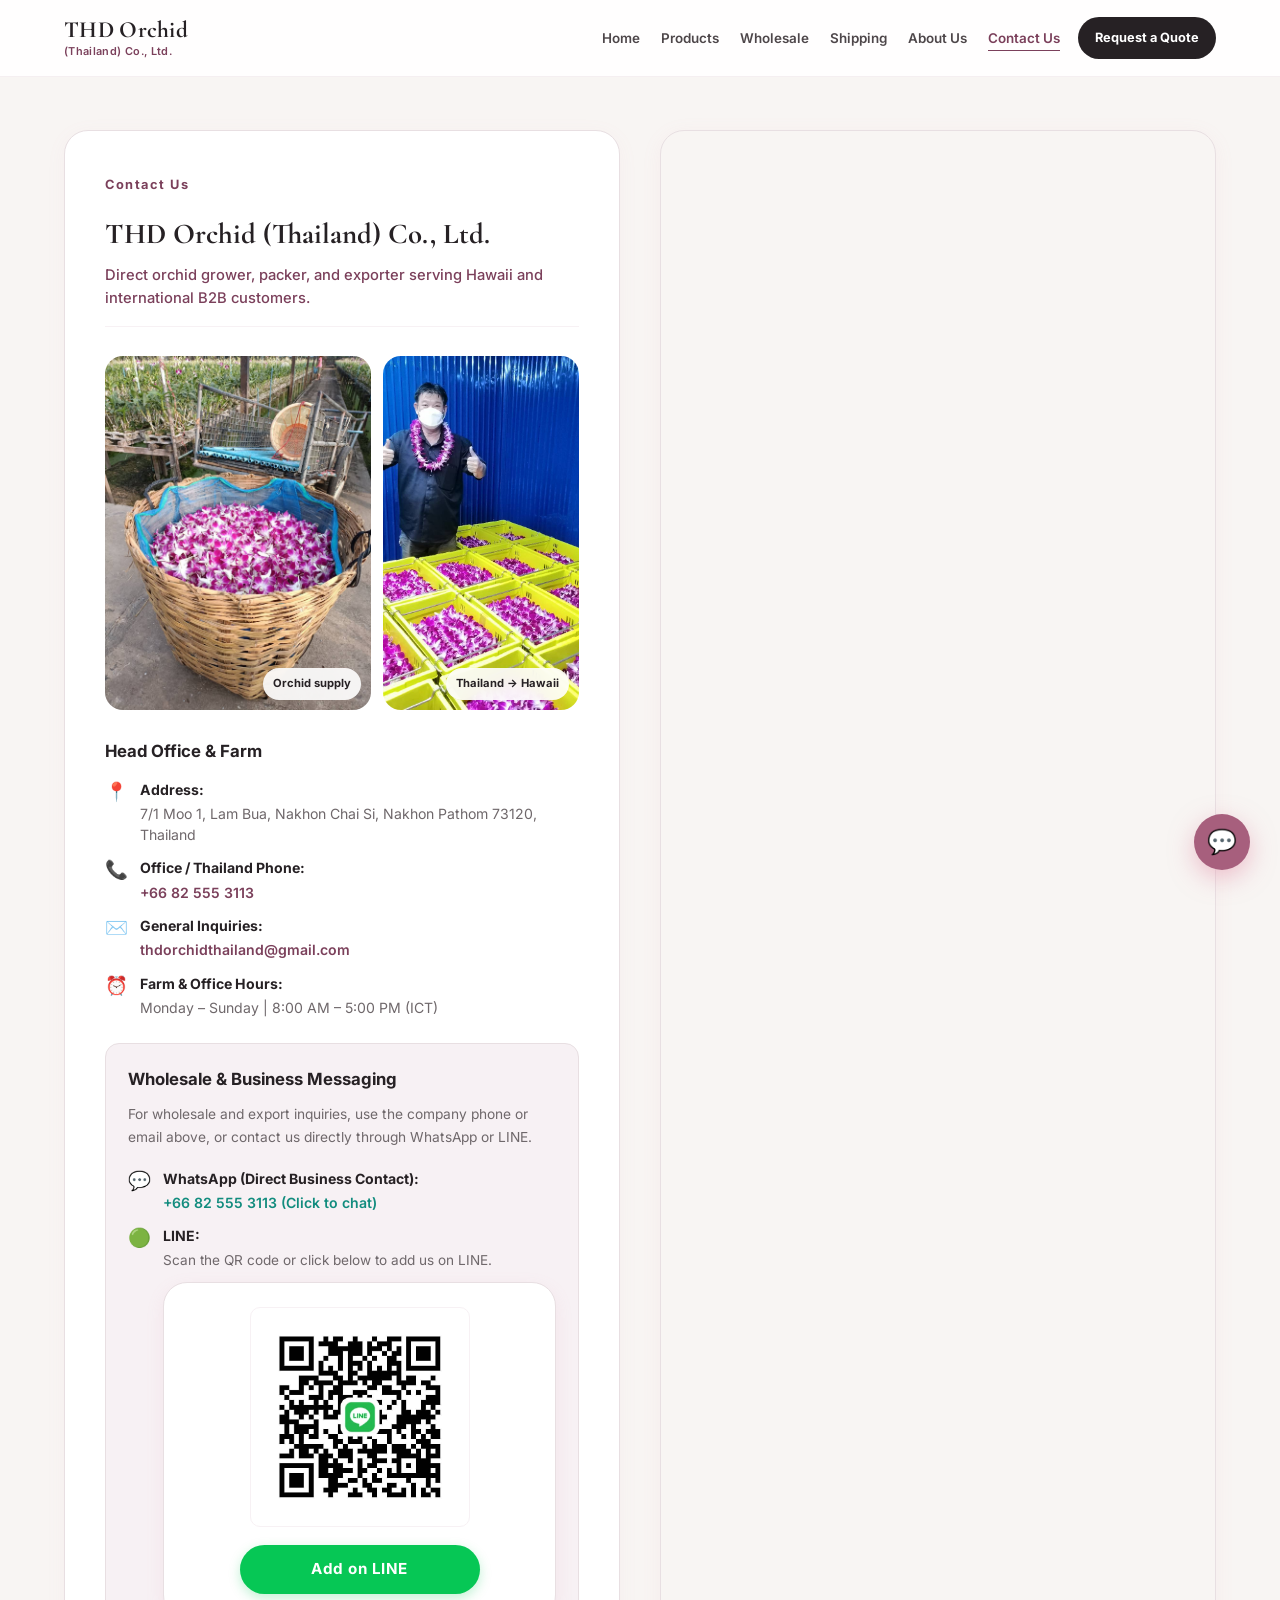
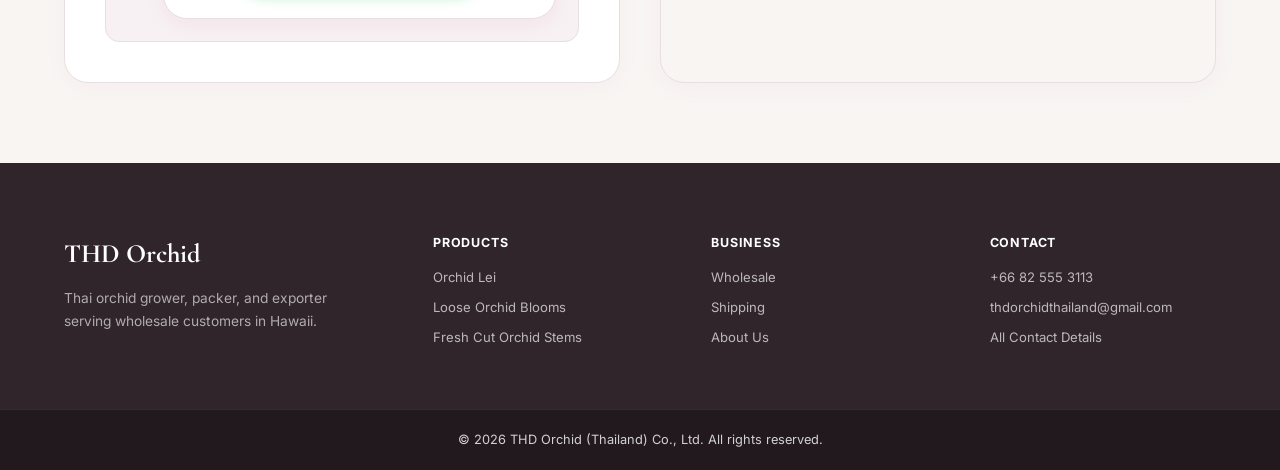
<file: contact.html>
<!DOCTYPE html>

<html lang="en">
<head>
<meta charset="utf-8"/>
<meta content="width=device-width, initial-scale=1.0" name="viewport"/>
<meta content="Contact THD Orchid (Thailand) for wholesale, export, product, and business inquiries. Farm and office located in Nakhon Pathom, Thailand." name="description"/>
<title>
   Contact Us | THD Orchid (Thailand) Co., Ltd.
  </title>
<!-- Google Fonts -->
<link href="https://fonts.googleapis.com" rel="preconnect"/>
<link crossorigin="" href="https://fonts.gstatic.com" rel="preconnect"/>
<link href="https://fonts.googleapis.com/css2?family=Cormorant+Garamond:wght@600;700&amp;family=Inter:wght@400;500;600;700&amp;display=swap" rel="stylesheet"/>
<link href="assets/css/main.css" rel="stylesheet"/>
</head>
<body>
<!-- 1. Header & Navigation Bar -->
<header class="header" id="navbar">
<div class="container nav-container">
<a aria-label="THD Orchid home" class="logo" href="index.html">
     THD Orchid
     <span>
      (Thailand) Co., Ltd.
     </span>
</a>
<button aria-controls="navMenu" aria-expanded="false" aria-label="Open navigation menu" class="mobile-toggle" id="mobileMenuBtn" type="button">
<span>
</span>
<span>
</span>
<span>
</span>
</button>
<nav aria-label="Primary navigation" class="nav-menu" id="navMenu">
<ul class="nav-links">
<li>
<a href="index.html">
        Home
       </a>
</li>
<li>
<a href="product.html">
        Products
       </a>
</li>
<li>
<a href="wholesale.html">
        Wholesale
       </a>
</li>
<li>
<a href="shipping.html">
        Shipping
       </a>
</li>
<li>
<a href="about.html">
        About Us
       </a>
</li>
<li>
<a aria-current="page" class="active" href="contact.html">
        Contact Us
       </a>
</li>
</ul>
<a class="nav-quote" href="contact.html#business-inquiries">
      Request a Quote
     </a>
</nav>
</div>
</header>
<!-- 2. Contact Page Main Section (Split-Screen 50/50) -->
<main class="contact-main">
<div class="container">
<div class="contact-split-wrapper">
<!-- Column 1 (Left): Contact Information & Office Details -->
<div class="contact-info-col reveal" id="contactInfoCol">
<div class="contact-header-block">
<span class="section-tag">
        Contact Us
       </span>
<h1 class="contact-title">
        THD Orchid (Thailand) Co., Ltd.
       </h1>
<p class="contact-tagline">
        Direct orchid grower, packer, and exporter serving Hawaii and international B2B customers.
       </p>
</div>
<div class="contact-visual-pair reveal">
<figure>
<img alt="THD Orchid farm area with harvest basket and cart" decoding="async" loading="eager" src="assets/images/basket-cart-farm.jpg"/>
<figcaption>
         Orchid supply
        </figcaption>
</figure>
<figure>
<img alt="THD Orchid team member with prepared orders" decoding="async" loading="eager" src="assets/images/staff-coldroom-crates.jpg"/>
<figcaption>
         Thailand → Hawaii
        </figcaption>
</figure>
</div>
<!-- 2. Head Office & Farm Location -->
<div class="info-block">
<h2 class="block-heading">
        Head Office &amp; Farm
       </h2>
<ul class="contact-list">
<li>
<span class="c-icon">
          📍
         </span>
<div>
<strong>
           Address:
          </strong>
<p>
           7/1 Moo 1, Lam Bua, Nakhon Chai Si, Nakhon Pathom 73120, Thailand
          </p>
</div>
</li>
<li>
<span class="c-icon">
          📞
         </span>
<div>
<strong>
           Office / Thailand Phone:
          </strong>
<p>
<a class="contact-link" href="tel:+66825553113">
            +66 82 555 3113
           </a>
</p>
</div>
</li>
<li>
<span class="c-icon">
          ✉️
         </span>
<div>
<strong>
           General Inquiries:
          </strong>
<p>
<a class="contact-link" href="mailto:thdorchidthailand@gmail.com">
            thdorchidthailand@gmail.com
           </a>
</p>
</div>
</li>
<li>
<span class="c-icon">
          ⏰
         </span>
<div>
<strong>
           Farm &amp; Office Hours:
          </strong>
<p>
           Monday – Sunday | 8:00 AM – 5:00 PM (ICT)
          </p>
</div>
</li>
</ul>
</div>
<!-- 3. International & Wholesale Inquiries (Hawaii & Global) -->
<div class="info-block highlight-box" id="business-inquiries">
<h2 class="block-heading">
        Wholesale &amp; Business Messaging
       </h2>
<p class="contact-business-note">
        For wholesale and export inquiries, use the company phone or email above, or contact us directly through WhatsApp or LINE.
       </p>
<ul class="contact-list">
<li>
<span class="c-icon">
          💬
         </span>
<div>
<strong>
           WhatsApp (Direct Business Contact):
          </strong>
<p>
<a class="contact-link wa-accent" href="https://wa.me/66825553113?text=Hello%20THD%20Orchid%2C%20I%20would%20like%20to%20inquire%20about%20wholesale%20orchid%20products%20for%20Hawaii." rel="noopener noreferrer" target="_blank">
            +66 82 555 3113 (Click to chat)
           </a>
</p>
</div>
</li>
<li>
<span class="c-icon">
          🟢
         </span>
<div class="line-qr-block">
<strong>
           LINE:
          </strong>
<p class="line-subtext">
           Scan the QR code or click below to add us on LINE.
          </p>
<div class="line-qr-card">
<!-- Local LINE QR code asset -->
<img alt="QR code for THD Orchid LINE contact" class="qr-image" decoding="async" height="663" loading="eager" src="assets/images/line-qr.jpg" width="663"/>
<a class="btn-add-line" href="https://line.me/R/ti/p/~first5zaza" rel="noopener noreferrer" target="_blank">
            Add on LINE
           </a>
</div>
</div>
</li>
</ul>
</div>
</div>
<!-- Column 2 (Right): Interactive Google Maps -->
<div class="contact-map-col reveal" id="contactMapCol">
<div class="map-container" id="mapContainer">
<!-- Embedded Google Maps location; replace with the exact farm location if needed -->
<iframe allowfullscreen="" id="mapIframe" loading="lazy" referrerpolicy="strict-origin-when-cross-origin" src="https://www.google.com/maps/embed?pb=!1m18!1m12!1m3!1d3682.178204881524!2d100.15905767485776!3d13.847840086554127!2m3!1f0!2f0!3f0!3m2!1i1024!2i768!4f13.1!3m3!1m2!1s0x30e2ef4a056cae27%3A0x4e824076ed314d02!2sTHD%20Orchid%20(Thailand)!5e1!3m2!1sth!2sth!4v1787457782191!5m2!1sth!2sth" title="THD Orchid (Thailand) location on Google Maps">
</iframe>
</div>
</div>
</div>
</div>
</main>
<!-- 3. Floating Quick Contact Widget -->
<div class="floating-widget" id="floatingWidget">
<div class="widget-popover" id="widgetPopover">
<a class="popover-item wa" href="https://wa.me/66825553113?text=%E0%B8%AA%E0%B8%A7%E0%B8%B1%E0%B8%AA%E0%B8%94%E0%B8%B5%20THD%20Orchid%20%E0%B8%AA%E0%B8%99%E0%B9%83%E0%B8%88%E0%B8%AA%E0%B8%AD%E0%B8%9A%E0%B8%96%E0%B8%B2%E0%B8%A1%E0%B9%80%E0%B8%81%E0%B8%B5%E0%B9%88%E0%B8%A2%E0%B8%A7%E0%B8%81%E0%B8%B1%E0%B8%9A%E0%B8%AA%E0%B8%B4%E0%B8%99%E0%B8%84%E0%B9%89%E0%B8%B2%E0%B8%81%E0%B8%A5%E0%B9%89%E0%B8%A7%E0%B8%A2%E0%B9%84%E0%B8%A1%E0%B9%89%E0%B9%81%E0%B8%A5%E0%B8%B0%E0%B8%81%E0%B8%B2%E0%B8%A3%E0%B8%AA%E0%B9%88%E0%B8%87%E0%B8%AD%E0%B8%AD%E0%B8%81%20%E0%B8%A3%E0%B8%9A%E0%B8%81%E0%B8%A7%E0%B8%99%E0%B9%81%E0%B8%88%E0%B9%89%E0%B8%87%E0%B8%A3%E0%B8%B2%E0%B8%A2%E0%B8%A5%E0%B8%B0%E0%B9%80%E0%B8%AD%E0%B8%B5%E0%B8%A2%E0%B8%94%E0%B9%80%E0%B8%9E%E0%B8%B4%E0%B9%88%E0%B8%A1%E0%B9%80%E0%B8%95%E0%B8%B4%E0%B8%A1" rel="noopener noreferrer" target="_blank">
<span class="icon">
      💬
     </span>
     Chat on WhatsApp
    </a>
<a class="popover-item mail" href="mailto:thdorchidthailand@gmail.com?subject=%E0%B8%AA%E0%B8%AD%E0%B8%9A%E0%B8%96%E0%B8%B2%E0%B8%A1%E0%B8%82%E0%B9%89%E0%B8%AD%E0%B8%A1%E0%B8%B9%E0%B8%A5%E0%B8%81%E0%B8%B2%E0%B8%A3%E0%B8%82%E0%B8%B2%E0%B8%A2%E0%B8%AA%E0%B9%88%E0%B8%87%E0%B9%81%E0%B8%A5%E0%B8%B0%E0%B8%AA%E0%B9%88%E0%B8%87%E0%B8%AD%E0%B8%AD%E0%B8%81">
<span class="icon">
      ✉️
     </span>
     Send Email
    </a>
</div>
<button aria-controls="widgetPopover" aria-expanded="false" aria-label="Quick contact" class="fab-btn" id="fabToggle" type="button">
    💬
   </button>
</div>
<!-- 4. Footer -->
<footer class="footer footer-modern">
<div class="container footer-modern-grid">
<div class="footer-brand">
<h4>
      THD Orchid
     </h4>
<p>
      Thai orchid grower, packer, and exporter serving wholesale customers in Hawaii.
     </p>
</div>
<div class="footer-nav-col">
<h5>
      Products
     </h5>
<a href="product.html#lei-collection">
      Orchid Lei
     </a>
<a href="product.html#loose-blooms">
      Loose Orchid Blooms
     </a>
<a href="product.html#cut-stems">
      Fresh Cut Orchid Stems
     </a>
</div>
<div class="footer-nav-col">
<h5>
      Business
     </h5>
<a href="wholesale.html">
      Wholesale
     </a>
<a href="shipping.html">
      Shipping
     </a>
<a href="about.html">
      About Us
     </a>
</div>
<div class="footer-nav-col">
<h5>
      Contact
     </h5>
<a href="tel:+66825553113">
      +66 82 555 3113
     </a>
<a href="mailto:thdorchidthailand@gmail.com">
      thdorchidthailand@gmail.com
     </a>
<a href="contact.html">
      All Contact Details
     </a>
</div>
</div>
<div class="footer-bottom">
<div class="container">
<p>
      © 2026 THD Orchid (Thailand) Co., Ltd. All rights reserved.
     </p>
</div>
</div>
</footer>
<!-- JavaScript File -->
<script defer="" src="assets/js/main.js">
</script>
</body>
</html>
</file>
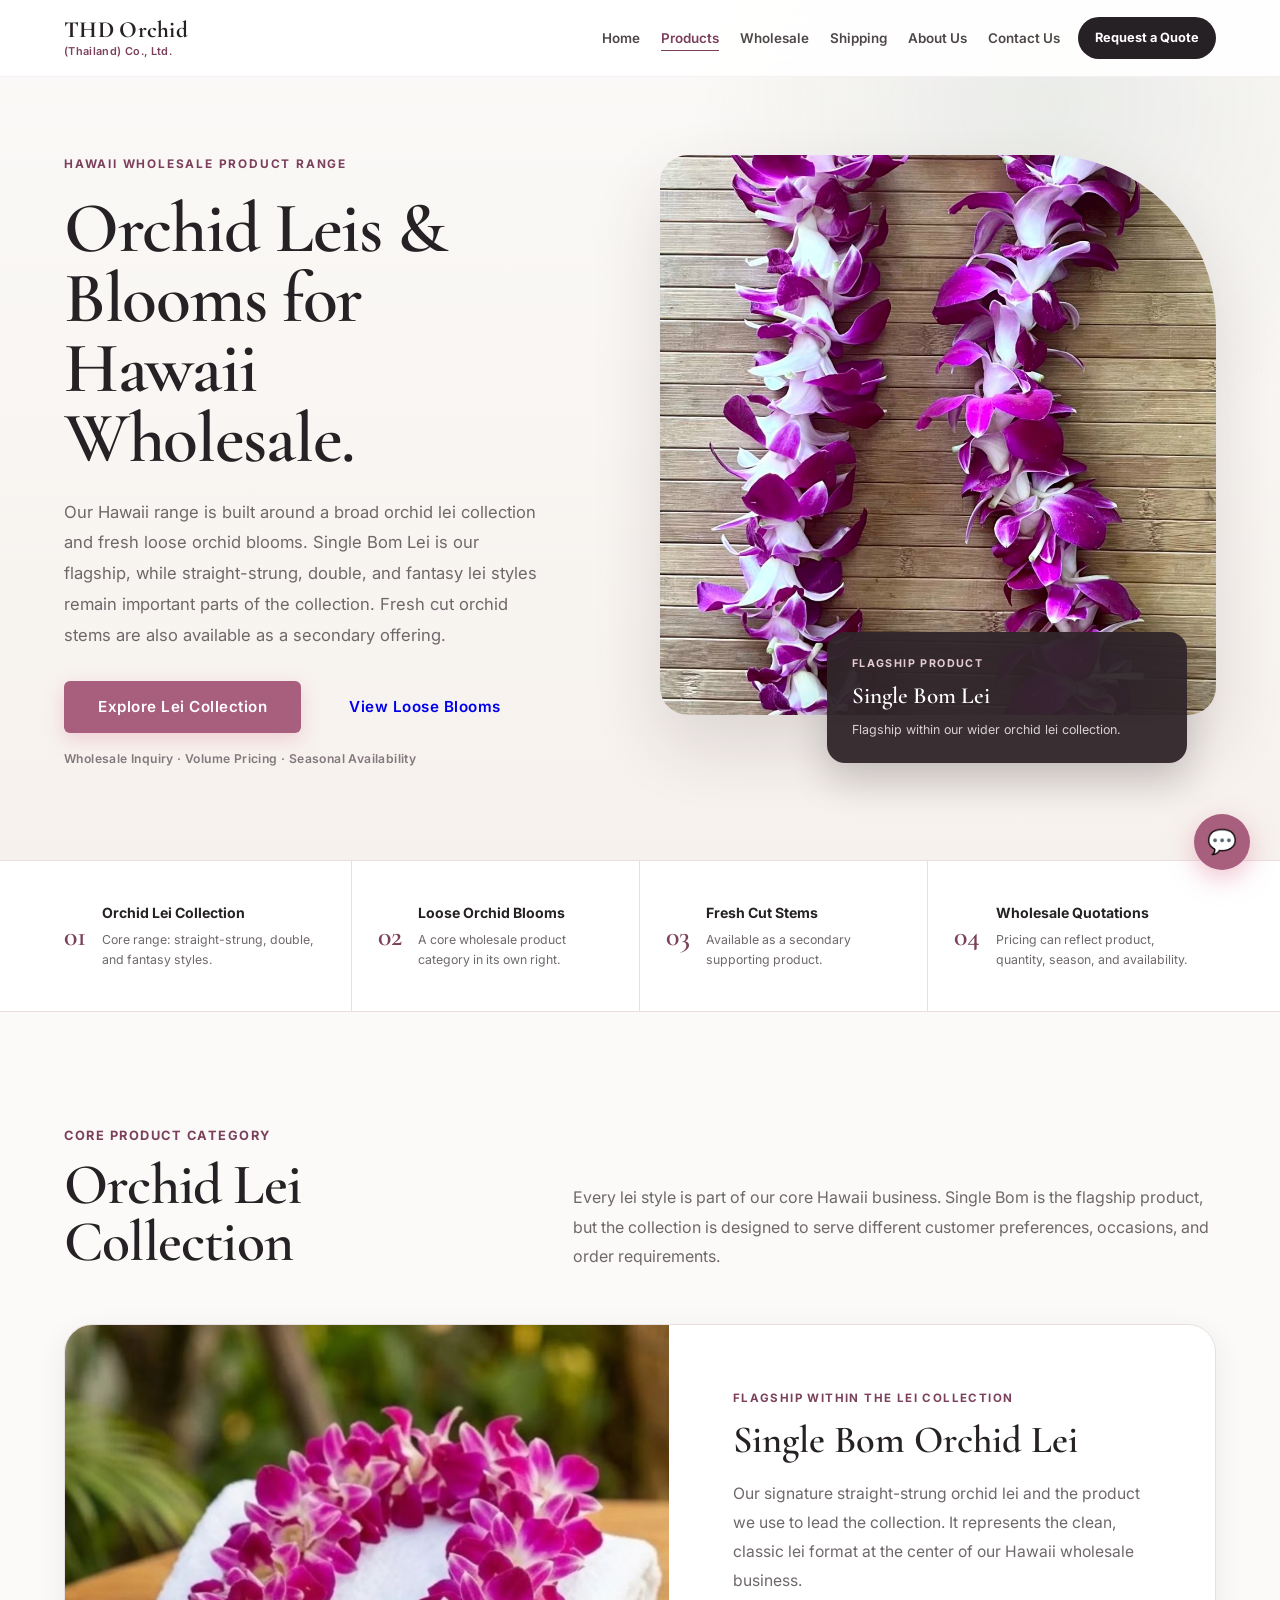
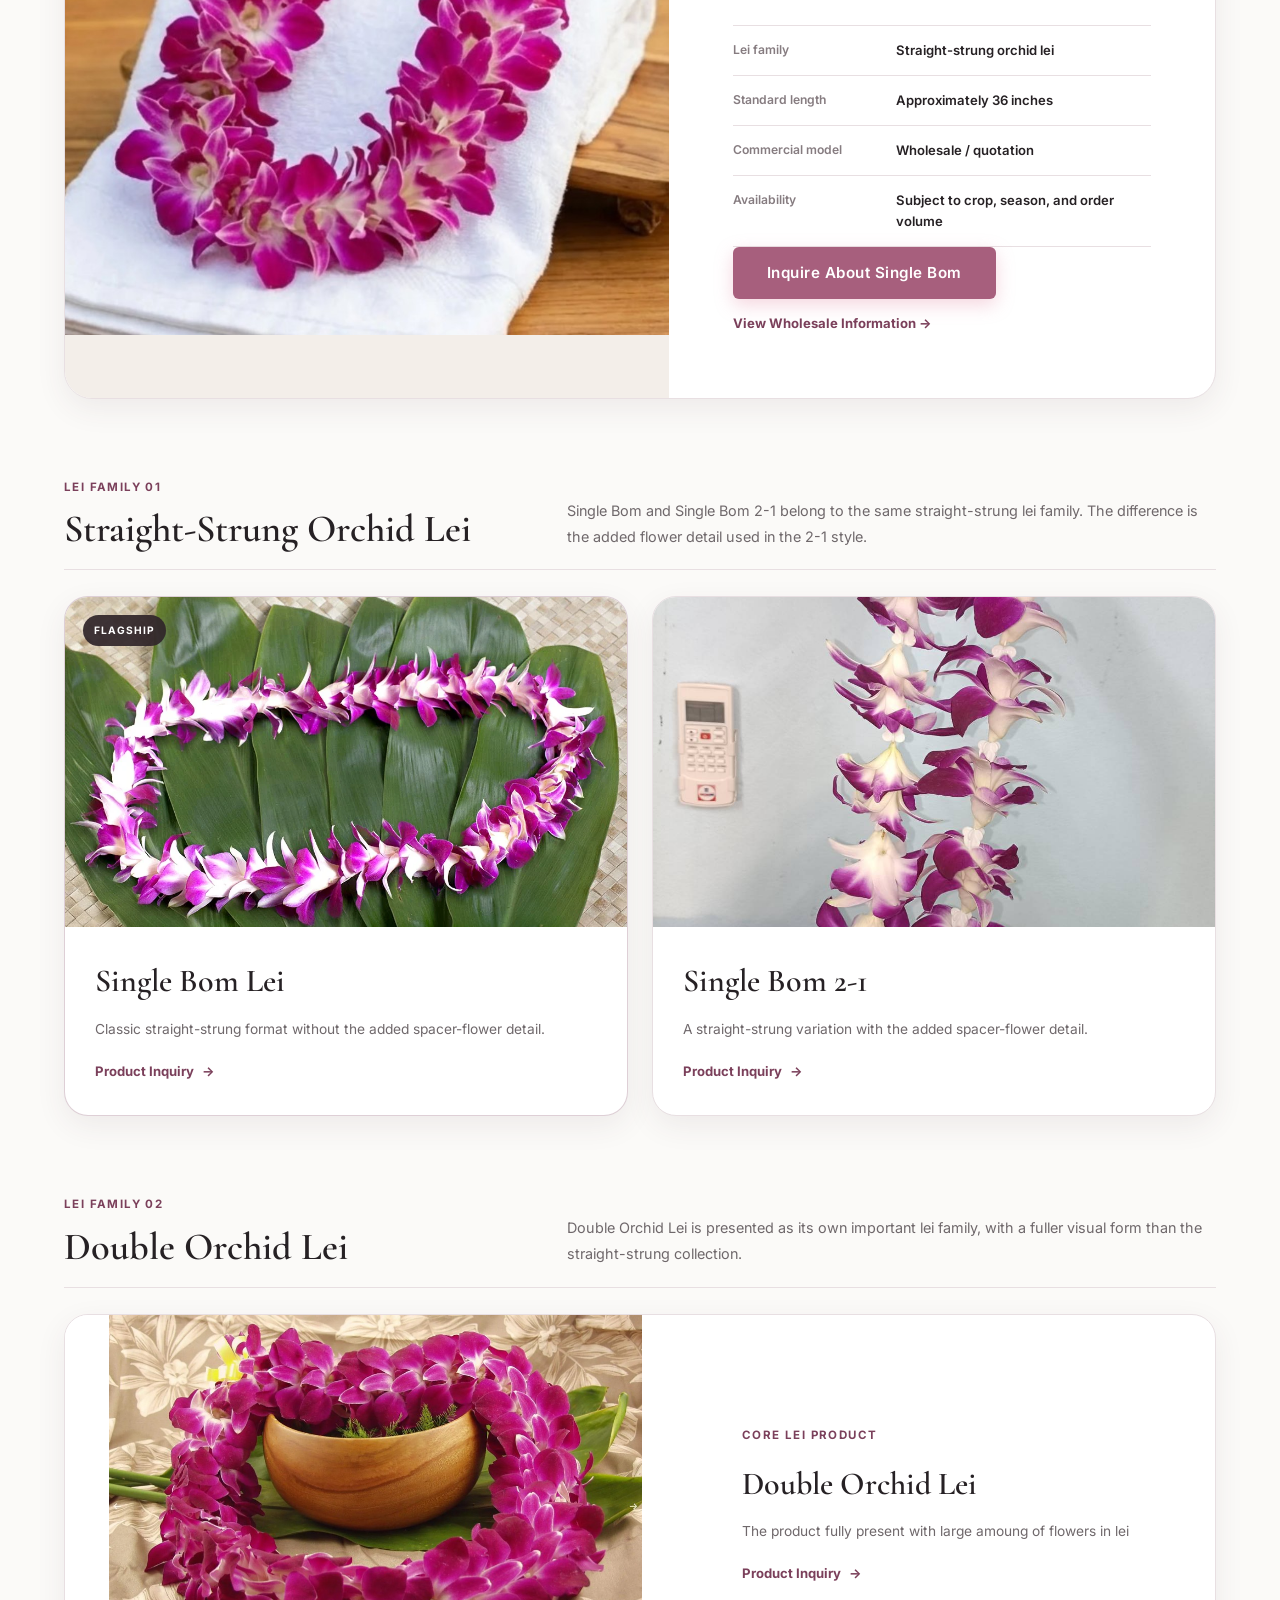
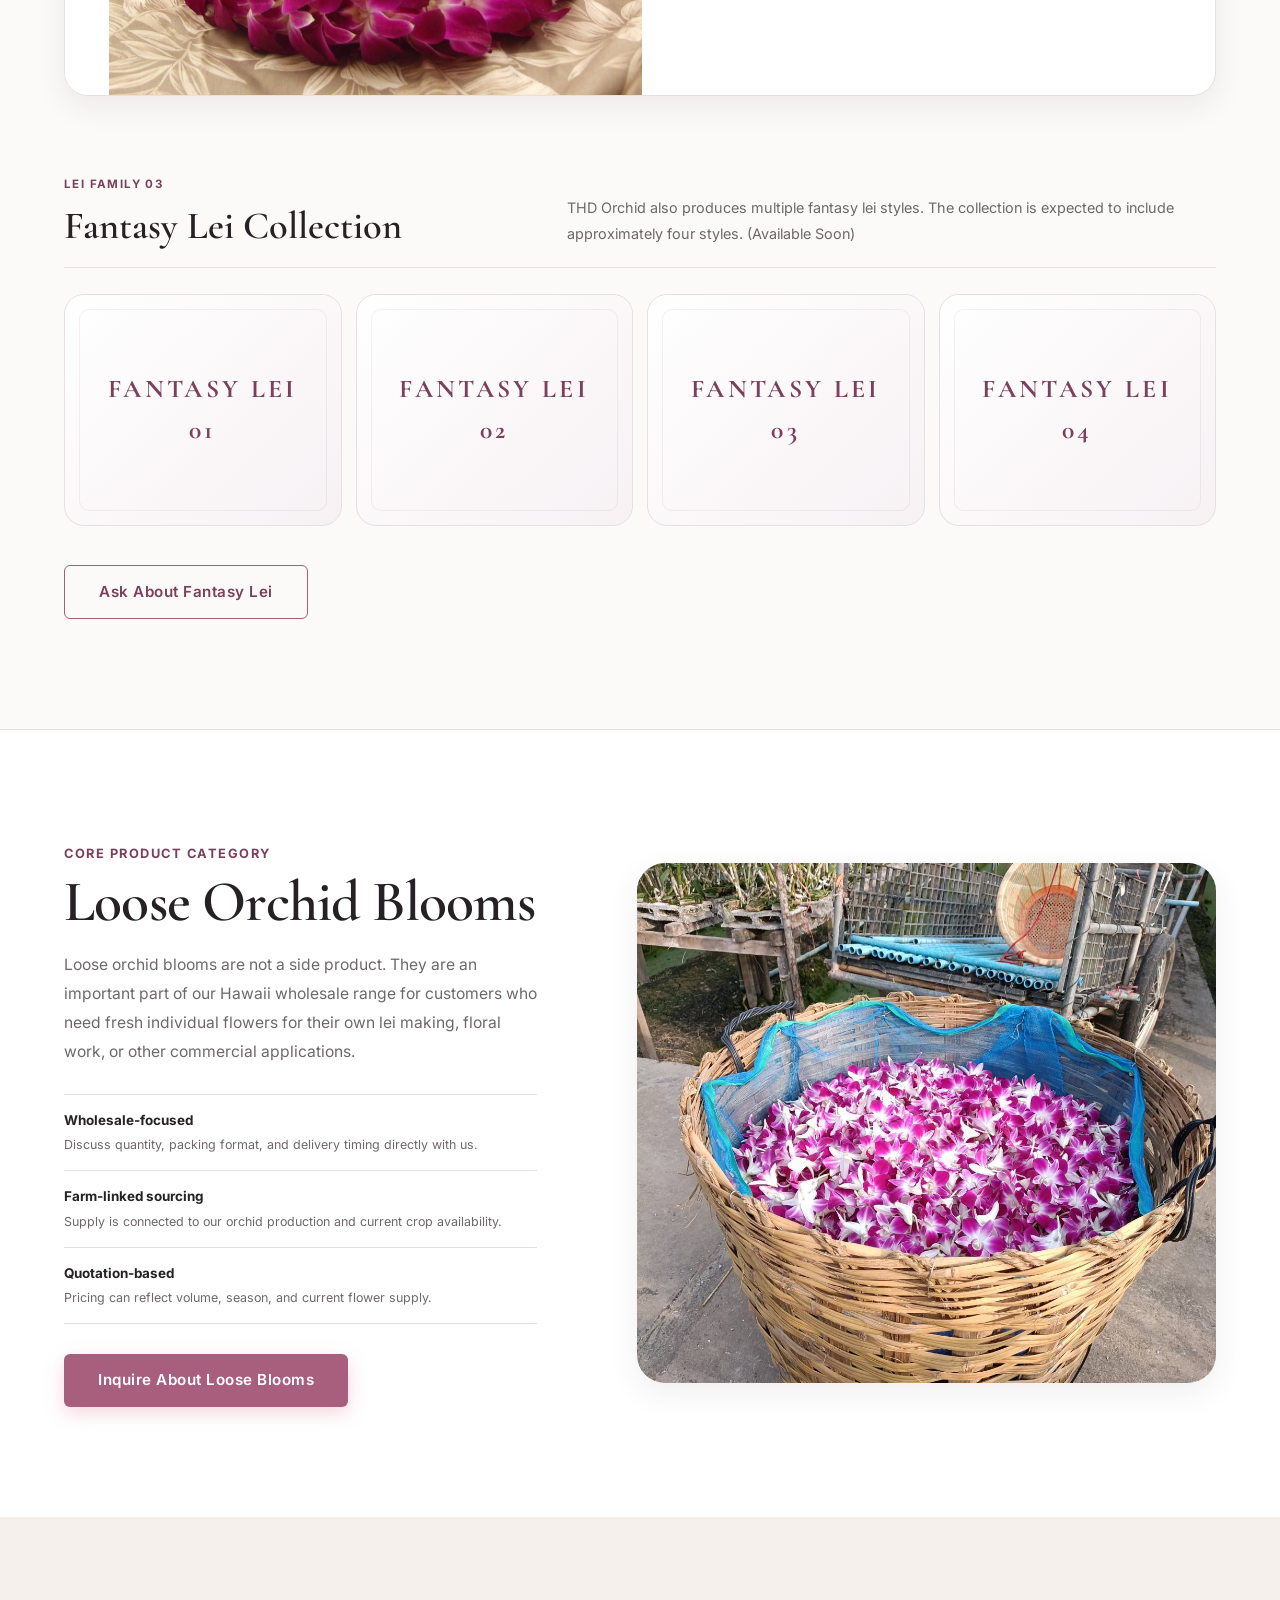
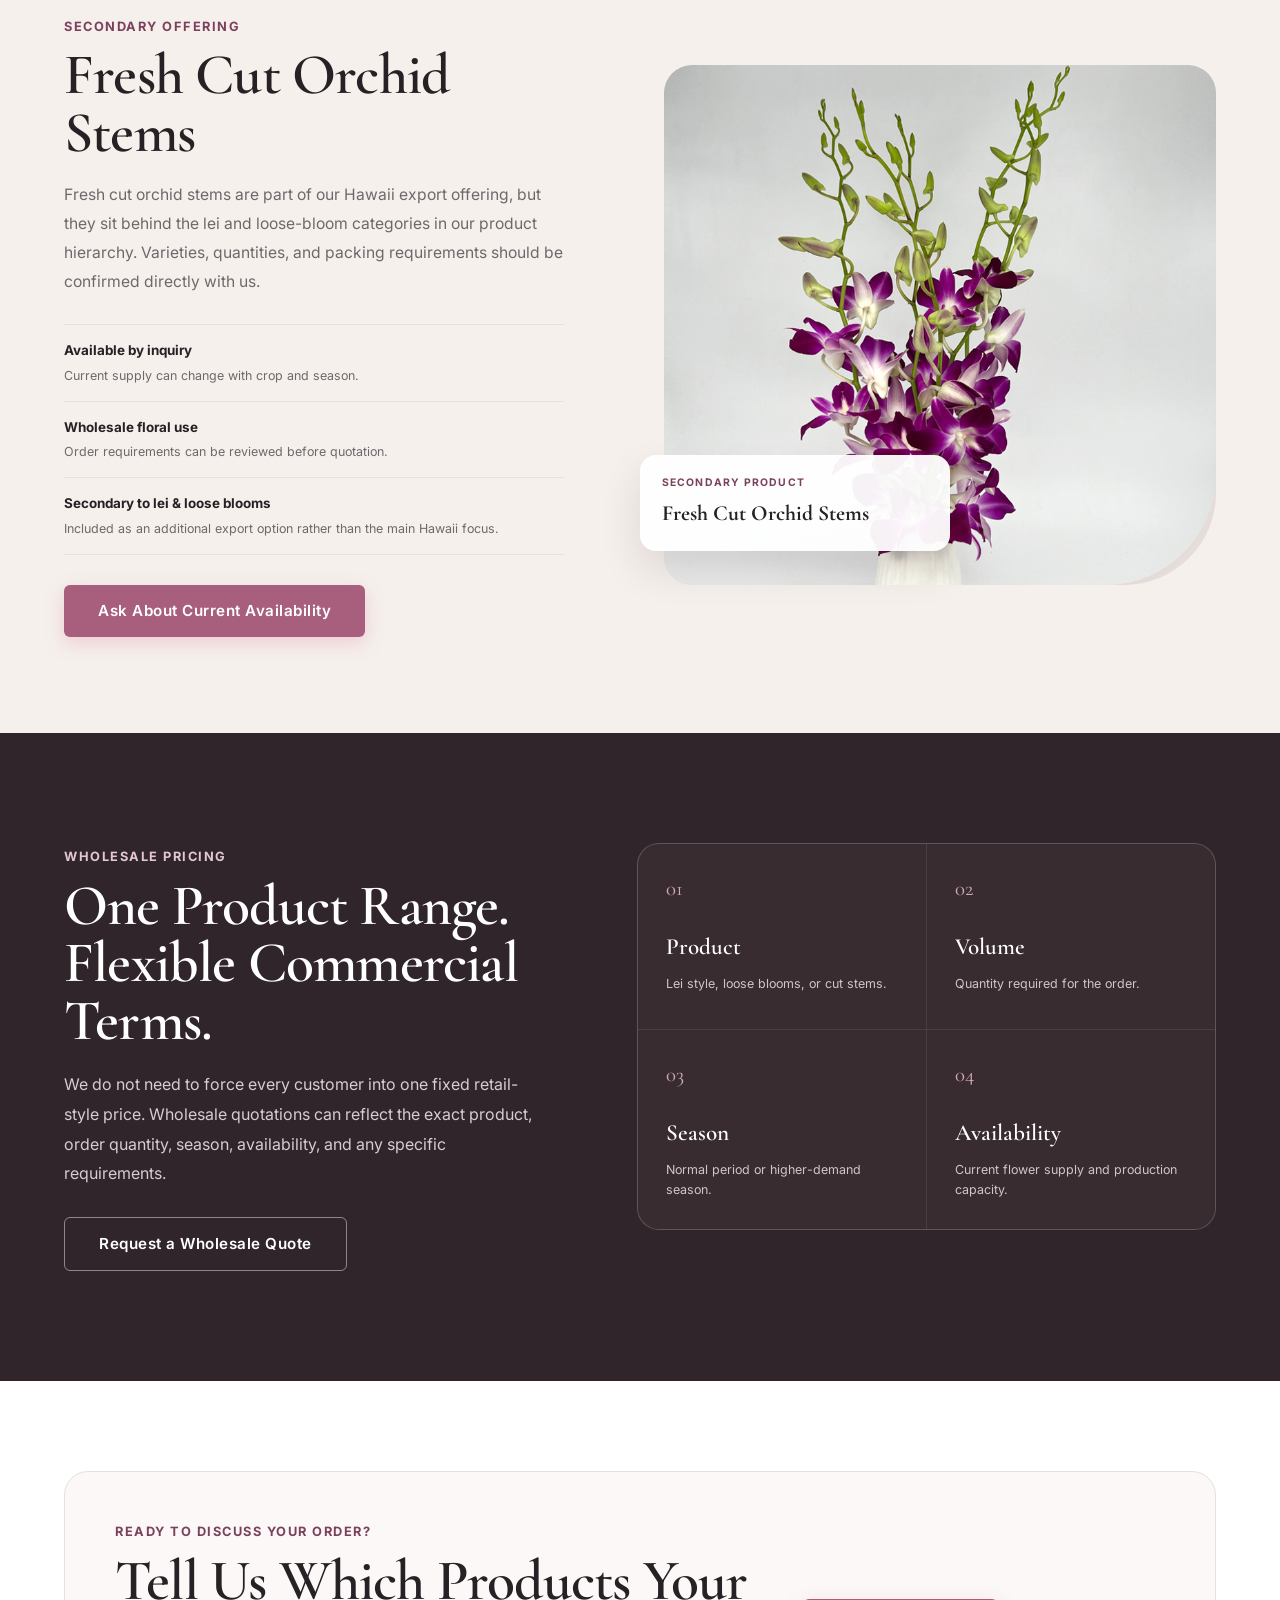
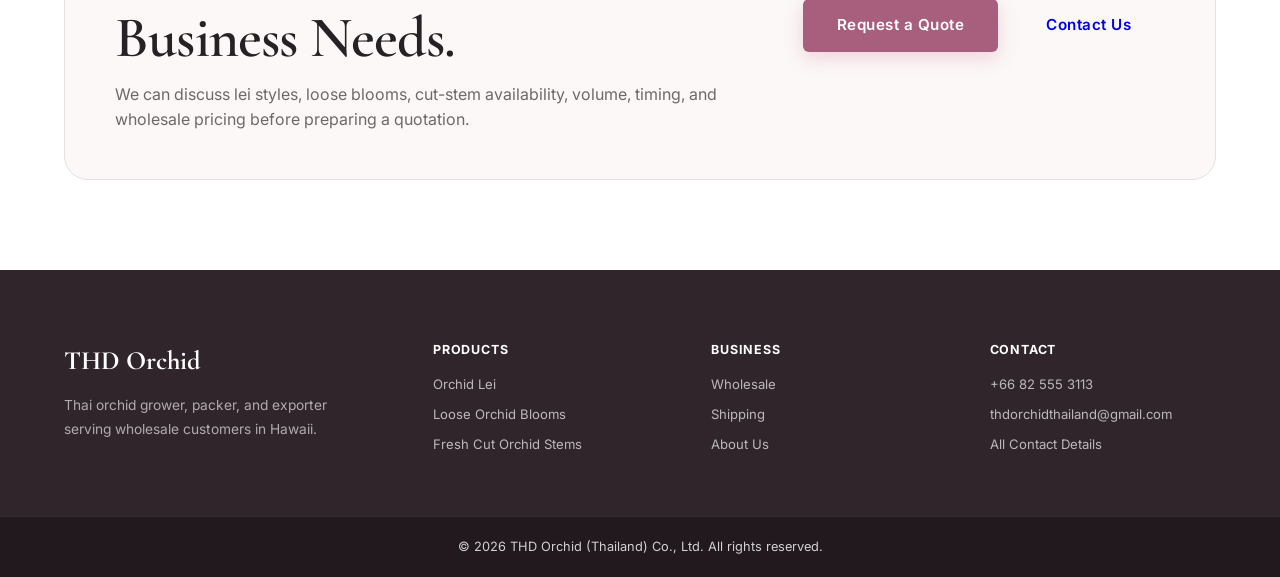
<file: product.html>
<!DOCTYPE html>

<html lang="en">
<head>
<meta charset="utf-8"/>
<meta content="width=device-width, initial-scale=1.0" name="viewport"/>
<meta content="Explore THD Orchid's Hawaii wholesale range: a full orchid lei collection, orchid loose blooms, and selected fresh cut orchid stems from Thailand." name="description"/>
<title>
   Products | THD Orchid (Thailand) Co., Ltd.
  </title>
<link href="https://fonts.googleapis.com" rel="preconnect"/>
<link crossorigin="" href="https://fonts.gstatic.com" rel="preconnect"/>
<link href="https://fonts.googleapis.com/css2?family=Cormorant+Garamond:wght@600;700&amp;family=Inter:wght@400;500;600;700&amp;display=swap" rel="stylesheet"/>
<link href="assets/css/main.css" rel="stylesheet"/>
</head>
<body class="product-page">
<header class="header" id="navbar">
<div class="container nav-container">
<a aria-label="THD Orchid home" class="logo" href="index.html">
     THD Orchid
     <span>
      (Thailand) Co., Ltd.
     </span>
</a>
<button aria-controls="navMenu" aria-expanded="false" aria-label="Open navigation menu" class="mobile-toggle" id="mobileMenuBtn" type="button">
<span>
</span>
<span>
</span>
<span>
</span>
</button>
<nav aria-label="Primary navigation" class="nav-menu" id="navMenu">
<ul class="nav-links">
<li>
<a href="index.html">
        Home
       </a>
</li>
<li>
<a aria-current="page" class="active" href="product.html">
        Products
       </a>
</li>
<li>
<a href="wholesale.html">
        Wholesale
       </a>
</li>
<li>
<a href="shipping.html">
        Shipping
       </a>
</li>
<li>
<a href="about.html">
        About Us
       </a>
</li>
<li>
<a href="contact.html">
        Contact Us
       </a>
</li>
</ul>
<a class="nav-quote" href="contact.html#business-inquiries">
      Request a Quote
     </a>
</nav>
</div>
</header>
<main>
<section class="product-hero">
<div class="container product-hero-grid">
<div class="product-hero-copy reveal">
<span class="home-eyebrow">
       HAWAII WHOLESALE PRODUCT RANGE
      </span>
<h1>
       Orchid Leis &amp; Blooms for Hawaii Wholesale.
      </h1>
<p>
       Our Hawaii range is built around a broad orchid lei collection and fresh loose orchid blooms. Single Bom Lei is our flagship, while straight-strung, double, and fantasy lei styles remain important parts of the collection. Fresh cut orchid stems are also available as a secondary offering.
      </p>
<div class="product-hero-actions">
<a class="btn btn-primary" href="#lei-collection">
        Explore Lei Collection
       </a>
<a class="btn btn-secondary" href="#loose-blooms">
        View Loose Blooms
       </a>
</div>
<p class="product-hero-note">
       Wholesale Inquiry · Volume Pricing · Seasonal Availability
      </p>
</div>
<div class="product-hero-visual reveal">
<div class="product-hero-image">
<img alt="Single Bom orchid lei on a bamboo mat" decoding="async" loading="eager" src="assets/images/single-bom-flat.jpg"/>
</div>
<div class="product-hero-fact">
<span>
        FLAGSHIP PRODUCT
       </span>
<strong>
        Single Bom Lei
       </strong>
<p>Flagship within our wider orchid lei collection.</p>
</div>
</div>
</div>
</section>
<section aria-label="Product portfolio overview" class="product-positioning">
<div class="container product-positioning-grid product-positioning-grid--four">
<article class="product-positioning-item reveal">
<span>
       01
      </span>
<div>
<strong>
        Orchid Lei Collection
       </strong>
<p>
        Core range: straight-strung, double, and fantasy styles.
       </p>
</div>
</article>
<article class="product-positioning-item reveal">
<span>
       02
      </span>
<div>
<strong>
        Loose Orchid Blooms
       </strong>
<p>
        A core wholesale product category in its own right.
       </p>
</div>
</article>
<article class="product-positioning-item reveal">
<span>
       03
      </span>
<div>
<strong>
        Fresh Cut Stems
       </strong>
<p>
        Available as a secondary supporting product.
       </p>
</div>
</article>
<article class="product-positioning-item reveal">
<span>
       04
      </span>
<div>
<strong>
        Wholesale Quotations
       </strong>
<p>
        Pricing can reflect product, quantity, season, and availability.
       </p>
</div>
</article>
</div>
</section>
<section class="lei-collection" id="lei-collection">
<div class="container">
<div class="product-section-heading reveal">
<div>
<span class="section-tag">
        CORE PRODUCT CATEGORY
       </span>
<h2>
        Orchid Lei Collection
       </h2>
</div>
<p>
       Every lei style is part of our core Hawaii business. Single Bom is the flagship product, but the collection is designed to serve different customer preferences, occasions, and order requirements.
      </p>
</div>
<div class="lei-feature reveal">
<div class="lei-feature-media">
<img alt="Single Bom orchid lei held by hand" decoding="async" loading="eager" src="assets/images/single-bom-on-towel.jpg"/>
</div>
<div class="lei-feature-copy">
<span class="product-kicker">
        FLAGSHIP WITHIN THE LEI COLLECTION
       </span>
<h3>
        Single Bom Orchid Lei
       </h3>
<p class="product-lead">
        Our signature straight-strung orchid lei and the product we use to lead the collection. It represents the clean, classic lei format at the center of our Hawaii wholesale business.
       </p>
<dl class="product-fact-list">
<div>
<dt>
          Lei family
         </dt>
<dd>
          Straight-strung orchid lei
         </dd>
</div>
<div>
<dt>
          Standard length
         </dt>
<dd>
          Approximately 36 inches
         </dd>
</div>
<div>
<dt>
          Commercial model
         </dt>
<dd>
          Wholesale / quotation
         </dd>
</div>
<div>
<dt>
          Availability
         </dt>
<dd>
          Subject to crop, season, and order volume
         </dd>
</div>
</dl>
<div class="product-actions">
<button class="btn btn-primary btn-inquire" data-product="Single Bom Orchid Lei" type="button">
         Inquire About Single Bom
        </button>
<a class="product-text-link" href="wholesale.html">
         View Wholesale Information →
        </a>
</div>
</div>
</div>
<div class="lei-family-block reveal">
<div class="lei-family-heading">
<div>
<span class="product-kicker">
         LEI FAMILY 01
        </span>
<h3>
         Straight-Strung Orchid Lei
        </h3>
</div>
<p>
        Single Bom and Single Bom 2-1 belong to the same straight-strung lei family. The difference is the added flower detail used in the 2-1 style.
       </p>
</div>
<div class="lei-family-grid lei-family-grid--two">
<article class="lei-product-card lei-product-card--flagship">
<div class="lei-product-label">
         FLAGSHIP
        </div>
<div class="lei-card-visual lei-card-visual--photo">
<img alt="Single Bom orchid lei displayed on a white towel" decoding="async" loading="eager" src="assets/images/Purple_Orchid_Single_Lei.webp"/>
</div>
<div class="lei-product-body">
<h4>
          Single Bom Lei
         </h4>
<p>
          Classic straight-strung format without the added spacer-flower detail.
         </p>
<button class="btn-inquire product-inline-inquiry" data-product="Single Bom Lei" type="button">
          Product Inquiry
          <span aria-hidden="true">
           →
          </span>
</button>
</div>
</article>
<article class="lei-product-card">
<div class="lei-card-visual lei-card-visual--photo">
<img alt="Single Bom 2-1 orchid lei with spacer flower detail" decoding="async" loading="eager" src="assets/images/single-bom-held.jpg"/>
</div>
<div class="lei-product-body">
<h4>
          Single Bom 2-1
         </h4>
<p>
          A straight-strung variation with the added spacer-flower detail. 
         </p>
<button class="btn-inquire product-inline-inquiry" data-product="Single Bom 2-1" type="button">
          Product Inquiry
          <span aria-hidden="true">
           →
          </span>
</button>
</div>
</article>
</div>
</div>
<div class="lei-family-block reveal">
<div class="lei-family-heading">
<div>
<span class="product-kicker">
         LEI FAMILY 02
        </span>
<h3>
         Double Orchid Lei
        </h3>
</div>
<p>
        Double Orchid Lei is presented as its own important lei family, with a fuller visual form than the straight-strung collection.
       </p>
</div>
<article class="lei-wide-card">
<div class="lei-wide-visual lei-wide-visual--photo">
<img alt="Double orchid lei with a fuller layered appearance" decoding="async" loading="eager" src="assets/images/double-lei-bowl.jpg"/>
</div>
<div class="lei-wide-copy">
<span class="product-kicker">
         CORE LEI PRODUCT
        </span>
<h4>
         Double Orchid Lei
        </h4>
<p>
         The product fully present with large amoung of flowers in lei
        </p>
<button class="btn-inquire product-inline-inquiry" data-product="Double Orchid Lei" type="button">
         Product Inquiry
         <span aria-hidden="true">
          →
         </span>
</button>
</div>
</article>
</div>
<div class="lei-family-block reveal">
<div class="lei-family-heading">
<div>
<span class="product-kicker">
         LEI FAMILY 03
        </span>
<h3>
         Fantasy Lei Collection
        </h3>
</div>
<p>
        THD Orchid also produces multiple fantasy lei styles. The collection is expected to include approximately four styles. (Available Soon)
       </p>
</div>
<div aria-label="Fantasy lei styles pending final catalog details" class="fantasy-lei-grid">
<article class="fantasy-lei-slot"><div class="photo-slot" role="note"><span class="photo-slot-kicker">FANTASY LEI 01</span></div></article>
<article class="fantasy-lei-slot"><div class="photo-slot" role="note"><span class="photo-slot-kicker">FANTASY LEI 02</span></div></article>
<article class="fantasy-lei-slot"><div class="photo-slot" role="note"><span class="photo-slot-kicker">FANTASY LEI 03</span></div></article>
<article class="fantasy-lei-slot"><div class="photo-slot" role="note"><span class="photo-slot-kicker">FANTASY LEI 04</span></div></article>
</div>
<div class="fantasy-lei-action">
<button class="btn btn-outline btn-inquire" data-product="Fantasy Orchid Lei Collection" type="button">
        Ask About Fantasy Lei
       </button>
</div>
</div>
</div>
</section>
<section class="loose-blooms-section" id="loose-blooms">
<div class="container loose-blooms-grid">
<div class="loose-blooms-copy reveal">
<span class="section-tag">
       CORE PRODUCT CATEGORY
      </span>
<h2>
       Loose Orchid Blooms
      </h2>
<p class="product-lead">
       Loose orchid blooms are not a side product. They are an important part of our Hawaii wholesale range for customers who need fresh individual flowers for their own lei making, floral work, or other commercial applications.
      </p>
<div class="support-product-points">
<div>
<strong>
         Wholesale-focused
        </strong>
<span>
         Discuss quantity, packing format, and delivery timing directly with us.
        </span>
</div>
<div>
<strong>
         Farm-linked sourcing
        </strong>
<span>
         Supply is connected to our orchid production and current crop availability.
        </span>
</div>
<div>
<strong>
         Quotation-based
        </strong>
<span>
         Pricing can reflect volume, season, and current flower supply.
        </span>
</div>
</div>
<button class="btn btn-primary btn-inquire" data-product="Loose Orchid Blooms" type="button">
       Inquire About Loose Blooms
      </button>
</div>
<div class="loose-blooms-visual reveal">
<div class="loose-blooms-placeholder"><img alt="Loose orchid blooms in an orange crate" decoding="async" loading="eager" src="assets/images/basket-cart-farm.jpg"/></div>
</div>
</div>
</section>
<section class="support-product" id="cut-stems">
<div class="container support-product-grid">
<div class="support-product-copy reveal">
<span class="section-tag">
       SECONDARY OFFERING
      </span>
<h2>
       Fresh Cut Orchid Stems
      </h2>
<p class="product-lead">
       Fresh cut orchid stems are part of our Hawaii export offering, but they sit behind the lei and loose-bloom categories in our product hierarchy. Varieties, quantities, and packing requirements should be confirmed directly with us.
      </p>
<div class="support-product-points">
<div>
<strong>
         Available by inquiry
        </strong>
<span>
         Current supply can change with crop and season.
        </span>
</div>
<div>
<strong>
         Wholesale floral use
        </strong>
<span>
         Order requirements can be reviewed before quotation.
        </span>
</div>
<div>
<strong>
         Secondary to lei &amp; loose blooms
        </strong>
<span>
         Included as an additional export option rather than the main Hawaii focus.
        </span>
</div>
</div>
<button class="btn btn-primary btn-inquire" data-product="Fresh Cut Orchid Stems" type="button">
       Ask About Current Availability
      </button>
</div>
<div class="support-product-media reveal">
<div class="support-product-photo-slot"><img alt="Fresh cut orchid stems arranged in a vase" decoding="async" loading="eager" src="assets/images/cut-stem-vase.jpg"/></div>
<div class="support-product-label">
<span>
        SECONDARY PRODUCT
       </span>
<strong>
        Fresh Cut Orchid Stems
       </strong>
</div>
</div>
</div>
</section>
<section class="product-pricing">
<div class="container product-pricing-grid">
<div class="product-pricing-intro reveal">
<span class="section-tag">
       WHOLESALE PRICING
      </span>
<h2>
       One Product Range. Flexible Commercial Terms.
      </h2>
<p>
       We do not need to force every customer into one fixed retail-style price. Wholesale quotations can reflect the exact product, order quantity, season, availability, and any specific requirements.
      </p>
<a class="btn btn-outline" href="contact.html#business-inquiries">
       Request a Wholesale Quote
      </a>
</div>
<div class="product-pricing-factors">
<article class="pricing-factor reveal">
<span>
        01
       </span>
<h3>
        Product
       </h3>
<p>
        Lei style, loose blooms, or cut stems.
       </p>
</article>
<article class="pricing-factor reveal">
<span>
        02
       </span>
<h3>
        Volume
       </h3>
<p>
        Quantity required for the order.
       </p>
</article>
<article class="pricing-factor reveal">
<span>
        03
       </span>
<h3>
        Season
       </h3>
<p>
        Normal period or higher-demand season.
       </p>
</article>
<article class="pricing-factor reveal">
<span>
        04
       </span>
<h3>
        Availability
       </h3>
<p>
        Current flower supply and production capacity.
       </p>
</article>
</div>
</div>
</section>
<section class="product-final-cta">
<div class="container product-final-cta-inner reveal">
<div>
<span class="section-tag">
       READY TO DISCUSS YOUR ORDER?
      </span>
<h2>
       Tell Us Which Products Your Business Needs.
      </h2>
<p>
       We can discuss lei styles, loose blooms, cut-stem availability, volume, timing, and wholesale pricing before preparing a quotation.
      </p>
</div>
<div class="product-final-actions">
<a class="btn btn-primary" href="contact.html#business-inquiries">
       Request a Quote
      </a>
<a class="btn btn-secondary" href="contact.html">
       Contact Us
      </a>
</div>
</div>
</section>
</main>
<div class="floating-widget" id="floatingWidget">
<div class="widget-popover" id="widgetPopover">
<a class="popover-item wa" href="https://wa.me/66825553113" id="waDirectLink" rel="noopener noreferrer" target="_blank">
<span class="icon">
      💬
     </span>
     Chat on WhatsApp
    </a>
<a class="popover-item mail" href="mailto:thdorchidthailand@gmail.com" id="mailDirectLink">
<span class="icon">
      ✉️
     </span>
     Send Email
    </a>
</div>
<button aria-controls="widgetPopover" aria-expanded="false" aria-label="Quick contact" class="fab-btn" id="fabToggle" type="button">
    💬
   </button>
</div>
<footer class="footer footer-modern">
<div class="container footer-modern-grid">
<div class="footer-brand">
<h4>
      THD Orchid
     </h4>
<p>
      Thai orchid grower, packer, and exporter serving wholesale customers in Hawaii.
     </p>
</div>
<div class="footer-nav-col">
<h5>
      Products
     </h5>
<a href="#lei-collection">
      Orchid Lei
     </a>
<a href="#loose-blooms">
      Loose Orchid Blooms
     </a>
<a href="#cut-stems">
      Fresh Cut Orchid Stems
     </a>
</div>
<div class="footer-nav-col">
<h5>
      Business
     </h5>
<a href="wholesale.html">
      Wholesale
     </a>
<a href="shipping.html">
      Shipping
     </a>
<a href="about.html">
      About Us
     </a>
</div>
<div class="footer-nav-col">
<h5>
      Contact
     </h5>
<a href="tel:+66825553113">
      +66 82 555 3113
     </a>
<a href="mailto:thdorchidthailand@gmail.com">
      thdorchidthailand@gmail.com
     </a>
<a href="contact.html">
      All Contact Details
     </a>
</div>
</div>
<div class="footer-bottom">
<div class="container">
<p>
      © 2026 THD Orchid (Thailand) Co., Ltd. All rights reserved.
     </p>
</div>
</div>
</footer>
<script defer="" src="assets/js/main.js">
</script>
</body>
</html>
</file>
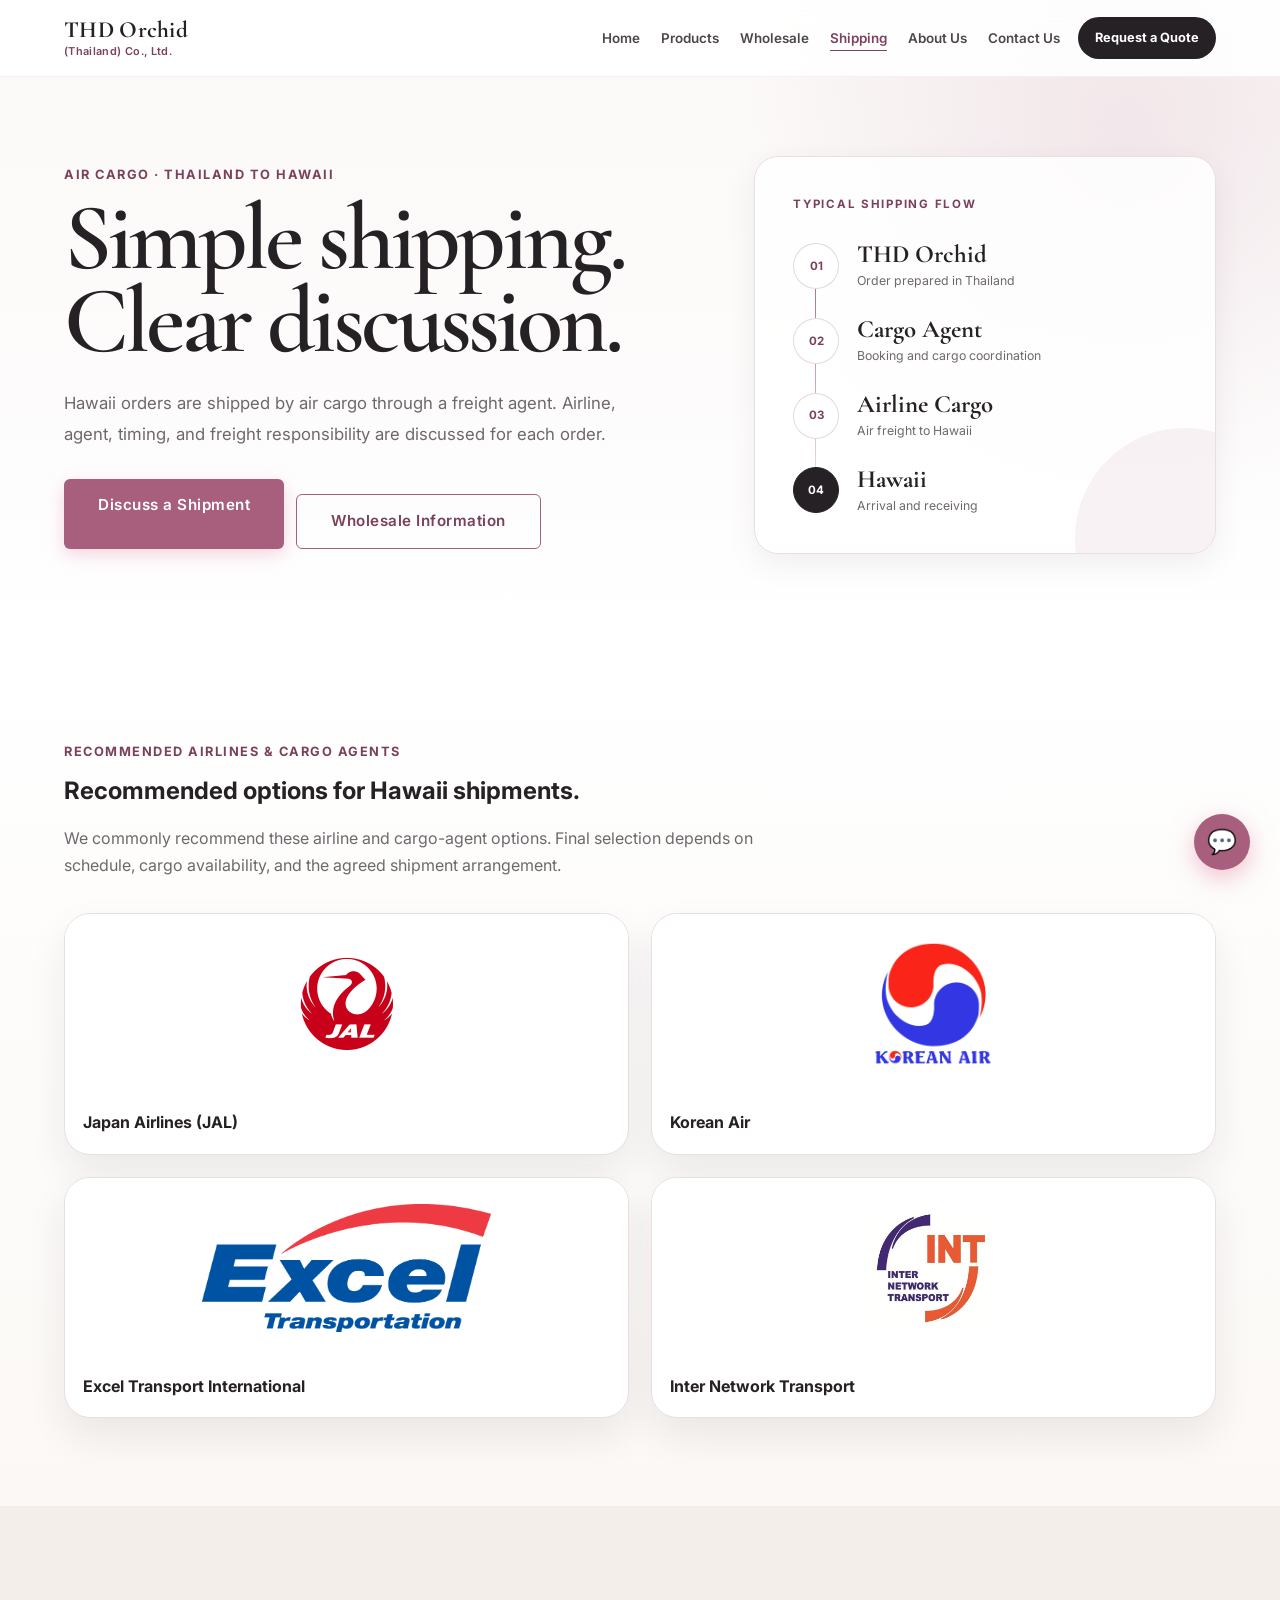
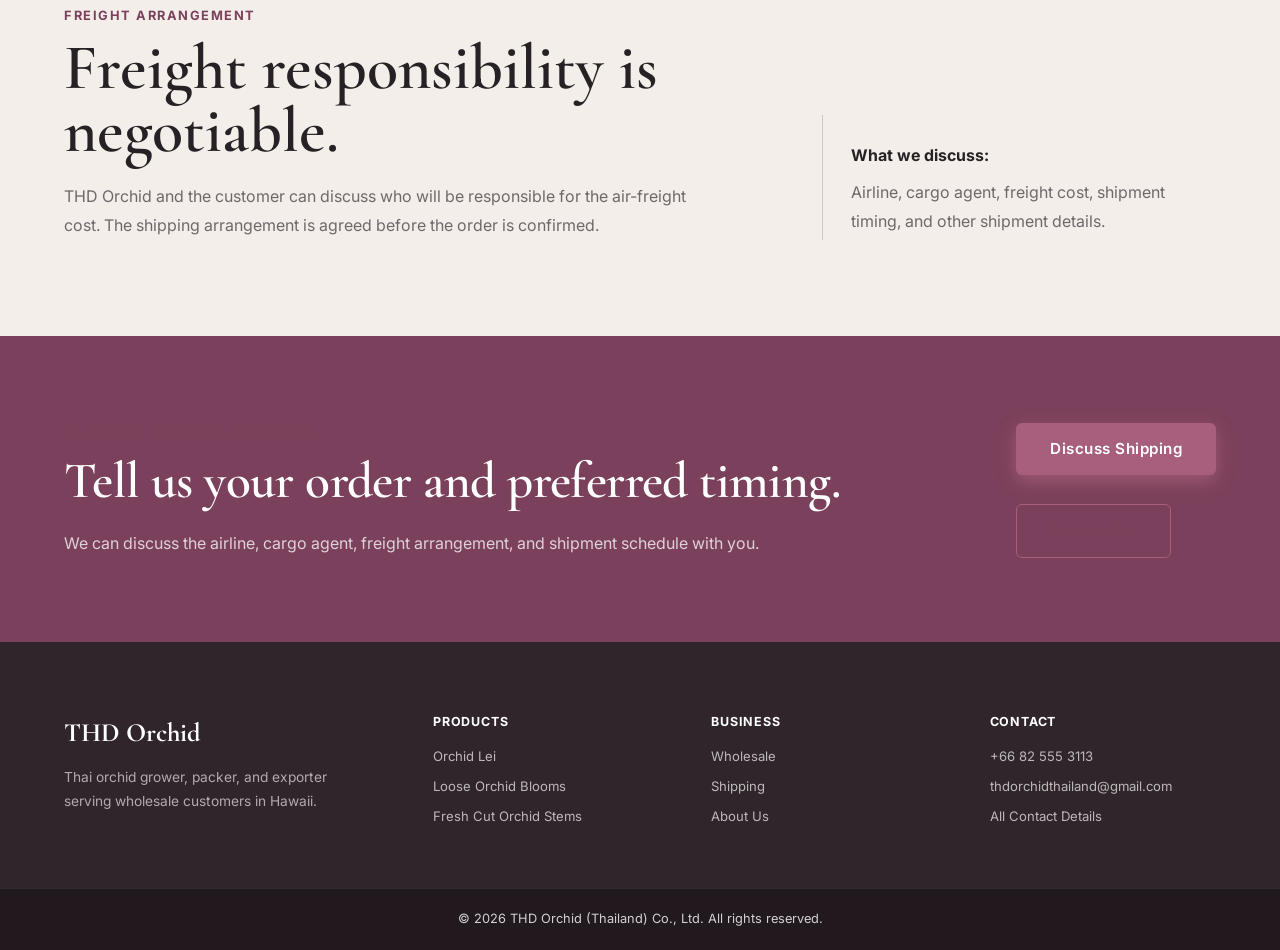
<file: shipping.html>
<!DOCTYPE html>

<html lang="en">
<head>
<meta charset="utf-8"/>
<meta content="width=device-width, initial-scale=1.0" name="viewport"/>
<meta content="Air-cargo shipping information for THD Orchid wholesale orders from Thailand to Hawaii, including recommended airlines, cargo agents, and negotiable freight arrangements." name="description"/>
<title>
   Shipping to Hawaii | THD Orchid (Thailand)
  </title>
<link href="https://fonts.googleapis.com" rel="preconnect"/>
<link crossorigin="" href="https://fonts.gstatic.com" rel="preconnect"/>
<link href="https://fonts.googleapis.com/css2?family=Cormorant+Garamond:wght@600;700&amp;family=Inter:wght@400;500;600;700&amp;display=swap" rel="stylesheet"/>
<link href="assets/css/main.css" rel="stylesheet"/>
</head>
<body>
<header class="header" id="navbar">
<div class="container nav-container">
<a aria-label="THD Orchid home" class="logo" href="index.html">
     THD Orchid
     <span>
      (Thailand) Co., Ltd.
     </span>
</a>
<button aria-controls="navMenu" aria-expanded="false" aria-label="Open navigation menu" class="mobile-toggle" id="mobileMenuBtn" type="button">
<span>
</span>
<span>
</span>
<span>
</span>
</button>
<nav aria-label="Primary navigation" class="nav-menu" id="navMenu">
<ul class="nav-links">
<li>
<a href="index.html">
        Home
       </a>
</li>
<li>
<a href="product.html">
        Products
       </a>
</li>
<li>
<a href="wholesale.html">
        Wholesale
       </a>
</li>
<li>
<a aria-current="page" class="active" href="shipping.html">
        Shipping
       </a>
</li>
<li>
<a href="about.html">
        About Us
       </a>
</li>
<li>
<a href="contact.html">
        Contact Us
       </a>
</li>
</ul>
<a class="nav-quote" href="contact.html#business-inquiries">
      Request a Quote
     </a>
</nav>
</div>
</header>
<main>
<section class="shipping-hero">
<div class="container shipping-hero-grid">
<div class="shipping-hero-copy reveal">
<span class="section-tag">
       AIR CARGO · THAILAND TO HAWAII
      </span>
<h1>
       Simple shipping. Clear discussion.
      </h1>
<p class="shipping-hero-lead">
       Hawaii orders are shipped by air cargo through a freight agent. Airline, agent, timing, and freight responsibility are discussed for each order.
      </p>
<div class="home-hero-actions">
<a class="btn btn-primary" href="contact.html#business-inquiries">
        Discuss a Shipment
       </a>
<a class="btn btn-outline" href="wholesale.html">
        Wholesale Information
       </a>
</div>
</div>
<aside aria-label="Typical cargo route" class="shipping-route-card reveal">
<p class="shipping-route-eyebrow">
       TYPICAL SHIPPING FLOW
      </p>
<div aria-hidden="true" class="shipping-route-line">
</div>
<div class="shipping-route-stop">
<span>
        01
       </span>
<div>
<strong>
         THD Orchid
        </strong>
<small>
         Order prepared in Thailand
        </small>
</div>
</div>
<div class="shipping-route-stop">
<span>
        02
       </span>
<div>
<strong>
         Cargo Agent
        </strong>
<small>
         Booking and cargo coordination
        </small>
</div>
</div>
<div class="shipping-route-stop">
<span>
        03
       </span>
<div>
<strong>
         Airline Cargo
        </strong>
<small>
         Air freight to Hawaii
        </small>
</div>
</div>
<div class="shipping-route-stop is-destination">
<span>
        04
       </span>
<div>
<strong>
         Hawaii
        </strong>
<small>
         Arrival and receiving
        </small>
</div>
</div>
</aside>
</div>
</section>
<section class="shipping-brand-section">
<div class="container">
<div class="shipping-brand-heading reveal">
<span class="section-tag">
       RECOMMENDED AIRLINES &amp; CARGO AGENTS
      </span>
<h2>
       Recommended options for Hawaii shipments.
      </h2>
<p>
       We commonly recommend these airline and cargo-agent options. Final selection depends on schedule, cargo availability, and the agreed shipment arrangement.
      </p>
</div>
<div class="shipping-brand-grid">
<figure class="shipping-brand-card reveal">
<img alt="Japan Airlines logo" decoding="async" loading="eager" src="assets/images/jal-logo.png"/>
<figcaption>
        Japan Airlines (JAL)
       </figcaption>
</figure>
<figure class="shipping-brand-card reveal">
<img alt="Korean Air logo" decoding="async" loading="eager" src="assets/images/korean-air-logo.png"/>
<figcaption>
        Korean Air
       </figcaption>
</figure>
<figure class="shipping-brand-card reveal">
<img alt="Excel Transport International logo" decoding="async" loading="eager" src="assets/images/excel-logo.png"/>
<figcaption>
        Excel Transport International
       </figcaption>
</figure>
<figure class="shipping-brand-card reveal">
<img alt="Inter Network Transport logo" decoding="async" loading="eager" src="assets/images/inter-network-logo.jpg"/>
<figcaption>
        Inter Network Transport
       </figcaption>
</figure>
</div>
</div>
</section>
<section class="shipping-boundary-section">
<div class="container shipping-boundary-grid">
<div class="shipping-boundary-main reveal">
<span class="section-tag">
       FREIGHT ARRANGEMENT
      </span>
<h2>
       Freight responsibility is negotiable.
      </h2>
<p>
       THD Orchid and the customer can discuss who will be responsible for the air-freight cost. The shipping arrangement is agreed before the order is confirmed.
      </p>
</div>
<div class="shipping-boundary-side reveal">
<strong>
       What we discuss:
      </strong>
<p>
       Airline, cargo agent, freight cost, shipment timing, and other shipment details.
      </p>
</div>
</div>
</section>
<section class="home-final-cta">
<div class="container home-final-cta-inner reveal">
<div>
<span class="section-tag">
       PLANNING A HAWAII SHIPMENT?
      </span>
<h2>
       Tell us your order and preferred timing.
      </h2>
<p>
       We can discuss the airline, cargo agent, freight arrangement, and shipment schedule with you.
      </p>
</div>
<div class="home-final-actions">
<a class="btn btn-primary" href="contact.html#business-inquiries">
       Discuss Shipping
      </a>
<a class="btn btn-outline" href="contact.html">
       Contact Us
      </a>
</div>
</div>
</section>
</main>
<div class="floating-widget" id="floatingWidget">
<div class="widget-popover" id="widgetPopover">
<a class="popover-item wa" href="https://wa.me/66825553113" rel="noopener noreferrer" target="_blank">
<span class="icon">
      💬
     </span>
     Chat on WhatsApp
    </a>
<a class="popover-item mail" href="mailto:thdorchidthailand@gmail.com">
<span class="icon">
      ✉️
     </span>
     Send Email
    </a>
</div>
<button aria-controls="widgetPopover" aria-expanded="false" aria-label="Quick contact" class="fab-btn" id="fabToggle" type="button">
    💬
   </button>
</div>
<footer class="footer footer-modern">
<div class="container footer-modern-grid">
<div class="footer-brand">
<h4>
      THD Orchid
     </h4>
<p>
      Thai orchid grower, packer, and exporter serving wholesale customers in Hawaii.
     </p>
</div>
<div class="footer-nav-col">
<h5>
      Products
     </h5>
<a href="product.html#lei-collection">
      Orchid Lei
     </a>
<a href="product.html#loose-blooms">
      Loose Orchid Blooms
     </a>
<a href="product.html#cut-stems">
      Fresh Cut Orchid Stems
     </a>
</div>
<div class="footer-nav-col">
<h5>
      Business
     </h5>
<a href="wholesale.html">
      Wholesale
     </a>
<a href="shipping.html">
      Shipping
     </a>
<a href="about.html">
      About Us
     </a>
</div>
<div class="footer-nav-col">
<h5>
      Contact
     </h5>
<a href="tel:+66825553113">
      +66 82 555 3113
     </a>
<a href="mailto:thdorchidthailand@gmail.com">
      thdorchidthailand@gmail.com
     </a>
<a href="contact.html">
      All Contact Details
     </a>
</div>
</div>
<div class="footer-bottom">
<div class="container">
<p>
      © 2026 THD Orchid (Thailand) Co., Ltd. All rights reserved.
     </p>
</div>
</div>
</footer>
<script defer="" src="assets/js/main.js">
</script>
</body>
</html>
</file>
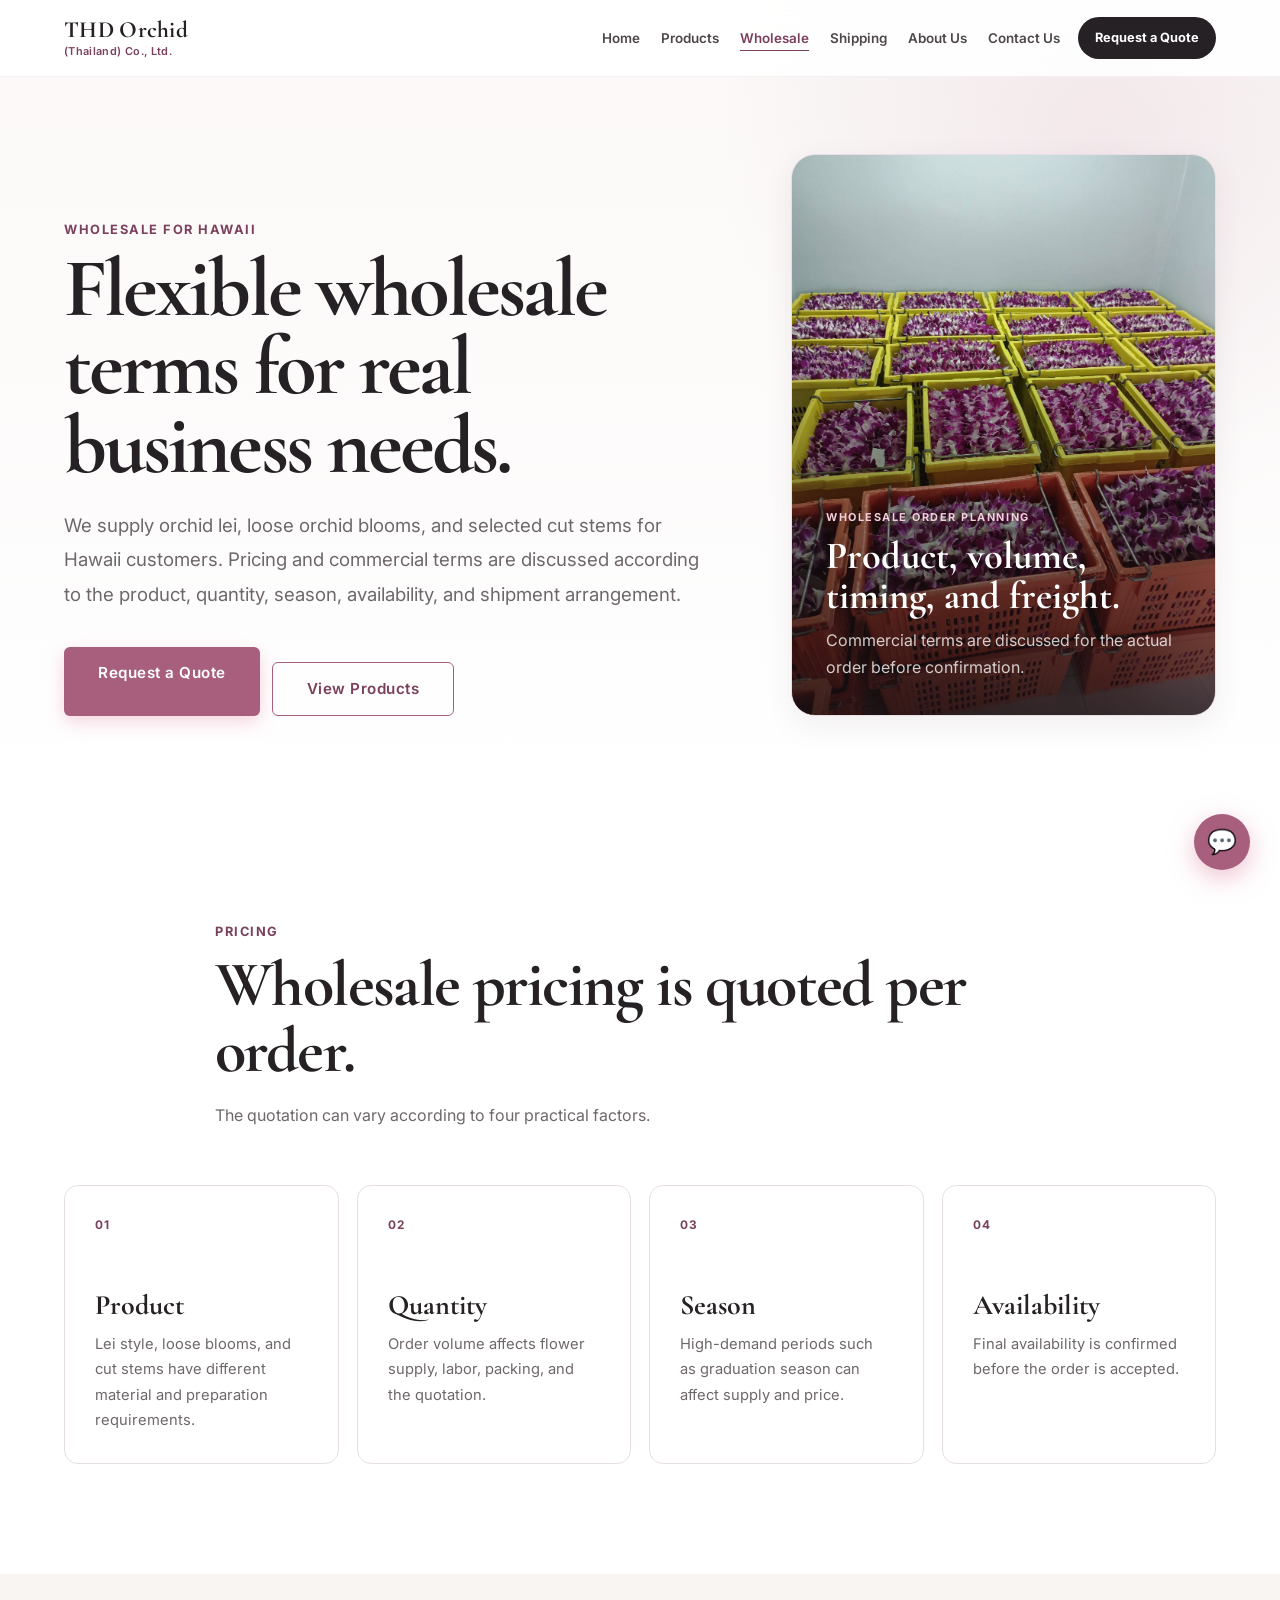
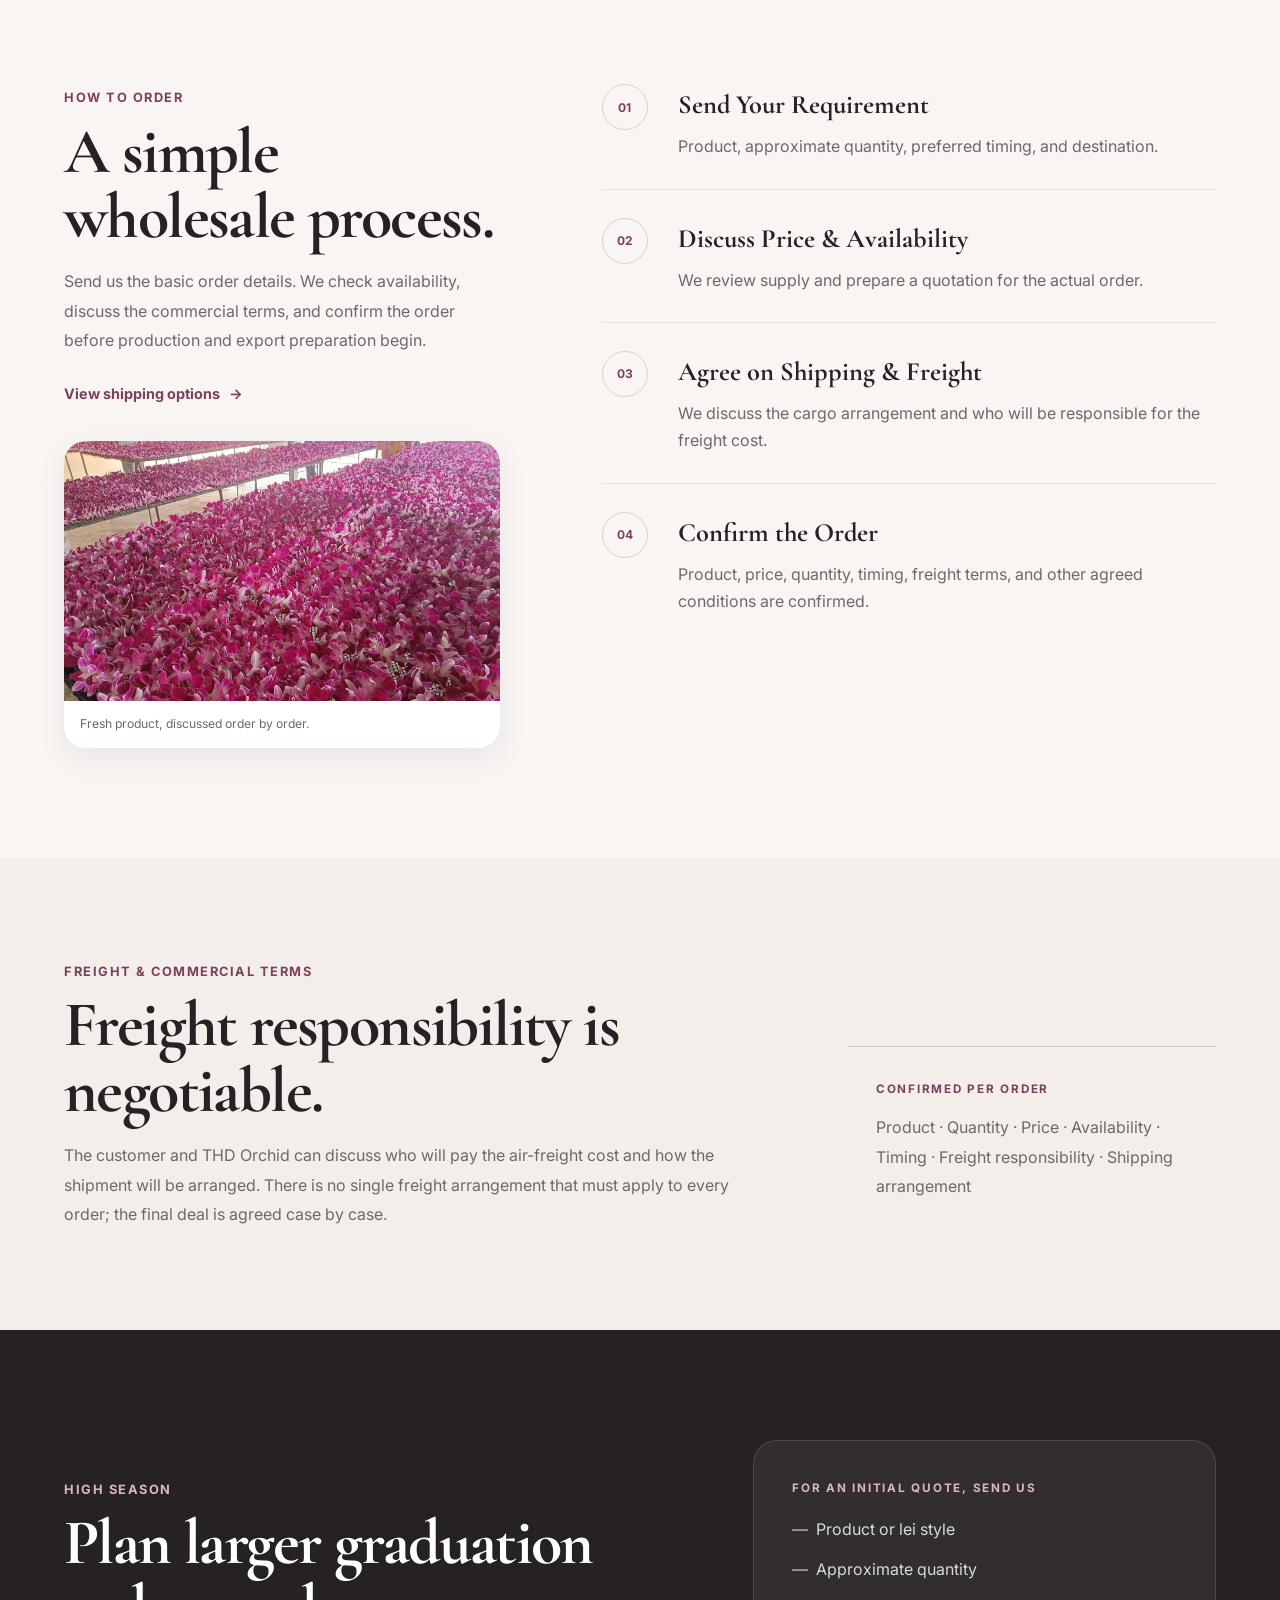
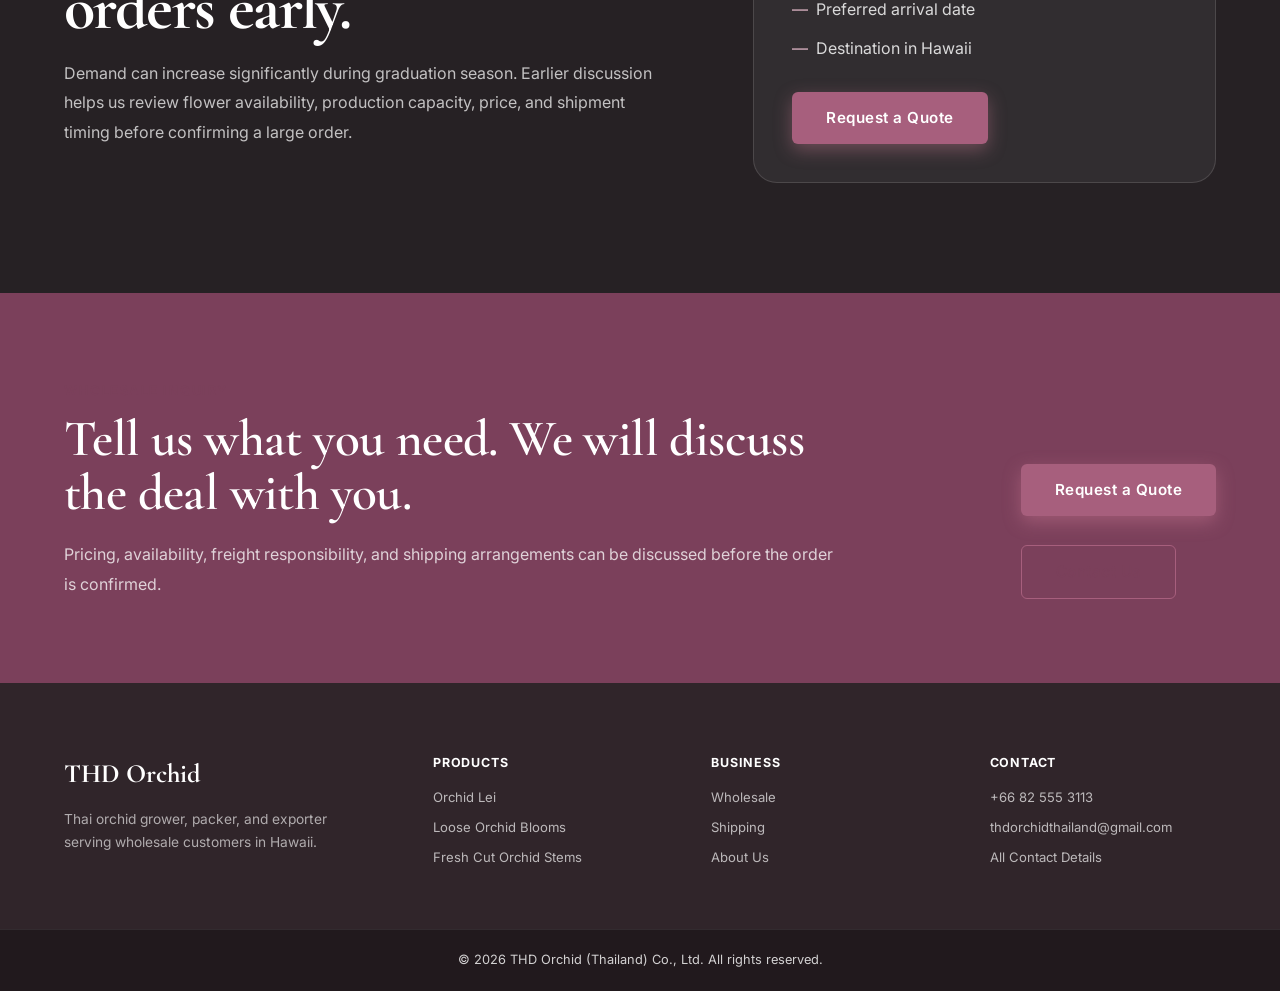
<file: wholesale.html>
<!DOCTYPE html>

<html lang="en">
<head>
<meta charset="utf-8"/>
<meta content="width=device-width, initial-scale=1.0" name="viewport"/>
<meta content="Wholesale orchid lei and loose orchid bloom supply from Thailand for Hawaii businesses, with flexible pricing and negotiable freight arrangements." name="description"/>
<title>
   Wholesale Orchid Supply for Hawaii | THD Orchid (Thailand)
  </title>
<link href="https://fonts.googleapis.com" rel="preconnect"/>
<link crossorigin="" href="https://fonts.gstatic.com" rel="preconnect"/>
<link href="https://fonts.googleapis.com/css2?family=Cormorant+Garamond:wght@600;700&amp;family=Inter:wght@400;500;600;700&amp;display=swap" rel="stylesheet"/>
<link href="assets/css/main.css" rel="stylesheet"/>
</head>
<body>
<header class="header" id="navbar">
<div class="container nav-container">
<a aria-label="THD Orchid home" class="logo" href="index.html">
     THD Orchid
     <span>
      (Thailand) Co., Ltd.
     </span>
</a>
<button aria-controls="navMenu" aria-expanded="false" aria-label="Open navigation menu" class="mobile-toggle" id="mobileMenuBtn" type="button">
<span>
</span>
<span>
</span>
<span>
</span>
</button>
<nav aria-label="Primary navigation" class="nav-menu" id="navMenu">
<ul class="nav-links">
<li>
<a href="index.html">
        Home
       </a>
</li>
<li>
<a href="product.html">
        Products
       </a>
</li>
<li>
<a aria-current="page" class="active" href="wholesale.html">
        Wholesale
       </a>
</li>
<li>
<a href="shipping.html">
        Shipping
       </a>
</li>
<li>
<a href="about.html">
        About Us
       </a>
</li>
<li>
<a href="contact.html">
        Contact Us
       </a>
</li>
</ul>
<a class="nav-quote" href="contact.html#business-inquiries">
      Request a Quote
     </a>
</nav>
</div>
</header>
<main>
<section class="wholesale-modern-hero">
<div class="container wholesale-modern-hero-grid">
<div class="wholesale-modern-copy reveal">
<span class="section-tag">
       WHOLESALE FOR HAWAII
      </span>
<h1>
       Flexible wholesale terms for real business needs.
      </h1>
<p class="wholesale-modern-lead">
       We supply orchid lei, loose orchid blooms, and selected cut stems for Hawaii customers. Pricing and commercial terms are discussed according to the product, quantity, season, availability, and shipment arrangement.
      </p>
<div class="home-hero-actions">
<a class="btn btn-primary" href="contact.html#business-inquiries">
        Request a Quote
       </a>
<a class="btn btn-outline" href="product.html">
        View Products
       </a>
</div>
</div>
<aside aria-label="Wholesale summary" class="wholesale-modern-side wholesale-modern-side--visual reveal">
<img alt="Multiple crates of orchid blooms prepared for wholesale orders" decoding="async" loading="eager" src="assets/images/crates-cold-room-bulk.jpg"/>
<div class="wholesale-visual-overlay">
<span>
        WHOLESALE ORDER PLANNING
       </span>
<h2>
        Product, volume, timing, and freight.
       </h2>
<p>
        Commercial terms are discussed for the actual order before confirmation.
       </p>
</div>
</aside>
</div>
</section>
<section class="wholesale-modern-section">
<div class="container wholesale-modern-heading reveal">
<span class="section-tag">
      PRICING
     </span>
<h2>
      Wholesale pricing is quoted per order.
     </h2>
<p>
      The quotation can vary according to four practical factors.
     </p>
</div>
<div class="container wholesale-factor-grid">
<article class="wholesale-factor-card reveal">
<span>
       01
      </span>
<h3>
       Product
      </h3>
<p>
       Lei style, loose blooms, and cut stems have different material and preparation requirements.
      </p>
</article>
<article class="wholesale-factor-card reveal">
<span>
       02
      </span>
<h3>
       Quantity
      </h3>
<p>
       Order volume affects flower supply, labor, packing, and the quotation.
      </p>
</article>
<article class="wholesale-factor-card reveal">
<span>
       03
      </span>
<h3>
       Season
      </h3>
<p>
       High-demand periods such as graduation season can affect supply and price.
      </p>
</article>
<article class="wholesale-factor-card reveal">
<span>
       04
      </span>
<h3>
       Availability
      </h3>
<p>
       Final availability is confirmed before the order is accepted.
      </p>
</article>
</div>
</section>
<section class="wholesale-order-section">
<div class="container wholesale-order-grid">
<div class="wholesale-order-intro reveal">
<span class="section-tag">
       HOW TO ORDER
      </span>
<h2>
       A simple wholesale process.
      </h2>
<p>
       Send us the basic order details. We check availability, discuss the commercial terms, and confirm the order before production and export preparation begin.
      </p>
<a class="text-link" href="shipping.html">
       View shipping options
       <span aria-hidden="true">
        →
       </span>
</a>
<figure class="wholesale-inline-photo">
<img alt="Workers preparing orchid blooms before packing" decoding="async" loading="eager" src="assets/images/drying-workers.jpg"/>
<figcaption>
        Fresh product, discussed order by order.
       </figcaption>
</figure>
</div>
<ol class="wholesale-order-steps reveal">
<li>
<span>
        01
       </span>
<div>
<h3>
         Send Your Requirement
        </h3>
<p>
         Product, approximate quantity, preferred timing, and destination.
        </p>
</div>
</li>
<li>
<span>
        02
       </span>
<div>
<h3>
         Discuss Price &amp; Availability
        </h3>
<p>
         We review supply and prepare a quotation for the actual order.
        </p>
</div>
</li>
<li>
<span>
        03
       </span>
<div>
<h3>
         Agree on Shipping &amp; Freight
        </h3>
<p>
         We discuss the cargo arrangement and who will be responsible for the freight cost.
        </p>
</div>
</li>
<li>
<span>
        04
       </span>
<div>
<h3>
         Confirm the Order
        </h3>
<p>
         Product, price, quantity, timing, freight terms, and other agreed conditions are confirmed.
        </p>
</div>
</li>
</ol>
</div>
</section>
<section class="wholesale-truth-section">
<div class="container wholesale-truth-grid">
<div class="wholesale-truth-main reveal">
<span class="section-tag">
       FREIGHT &amp; COMMERCIAL TERMS
      </span>
<h2>
       Freight responsibility is negotiable.
      </h2>
<p>
       The customer and THD Orchid can discuss who will pay the air-freight cost and how the shipment will be arranged. There is no single freight arrangement that must apply to every order; the final deal is agreed case by case.
      </p>
</div>
<div class="wholesale-truth-side reveal">
<span>
       CONFIRMED PER ORDER
      </span>
<p>
       Product · Quantity · Price · Availability · Timing · Freight responsibility · Shipping arrangement
      </p>
</div>
</div>
</section>
<section class="wholesale-season-section">
<div class="container wholesale-season-grid">
<div class="wholesale-season-copy reveal">
<span class="section-tag">
       HIGH SEASON
      </span>
<h2>
       Plan larger graduation orders early.
      </h2>
<p>
       Demand can increase significantly during graduation season. Earlier discussion helps us review flower availability, production capacity, price, and shipment timing before confirming a large order.
      </p>
</div>
<div class="wholesale-season-panel reveal">
<p class="wholesale-season-label">
       FOR AN INITIAL QUOTE, SEND US
      </p>
<ul>
<li>
        Product or lei style
       </li>
<li>
        Approximate quantity
       </li>
<li>
        Preferred arrival date
       </li>
<li>
        Destination in Hawaii
       </li>
</ul>
<a class="btn btn-primary" href="contact.html#business-inquiries">
       Request a Quote
      </a>
</div>
</div>
</section>
<section class="home-final-cta">
<div class="container home-final-cta-inner reveal">
<div>
<span class="section-tag">
       WHOLESALE INQUIRY
      </span>
<h2>
       Tell us what you need. We will discuss the deal with you.
      </h2>
<p>
       Pricing, availability, freight responsibility, and shipping arrangements can be discussed before the order is confirmed.
      </p>
</div>
<div class="home-final-actions">
<a class="btn btn-primary" href="contact.html#business-inquiries">
       Request a Quote
      </a>
<a class="btn btn-outline" href="contact.html">
       Contact Us
      </a>
</div>
</div>
</section>
</main>
<div class="floating-widget" id="floatingWidget">
<div class="widget-popover" id="widgetPopover">
<a class="popover-item wa" href="https://wa.me/66825553113" rel="noopener noreferrer" target="_blank">
<span class="icon">
      💬
     </span>
     Chat on WhatsApp
    </a>
<a class="popover-item mail" href="mailto:thdorchidthailand@gmail.com">
<span class="icon">
      ✉️
     </span>
     Send Email
    </a>
</div>
<button aria-controls="widgetPopover" aria-expanded="false" aria-label="Quick contact" class="fab-btn" id="fabToggle" type="button">
    💬
   </button>
</div>
<footer class="footer footer-modern">
<div class="container footer-modern-grid">
<div class="footer-brand">
<h4>
      THD Orchid
     </h4>
<p>
      Thai orchid grower, packer, and exporter serving wholesale customers in Hawaii.
     </p>
</div>
<div class="footer-nav-col">
<h5>
      Products
     </h5>
<a href="product.html#lei-collection">
      Orchid Lei
     </a>
<a href="product.html#loose-blooms">
      Loose Orchid Blooms
     </a>
<a href="product.html#cut-stems">
      Fresh Cut Orchid Stems
     </a>
</div>
<div class="footer-nav-col">
<h5>
      Business
     </h5>
<a href="wholesale.html">
      Wholesale
     </a>
<a href="shipping.html">
      Shipping
     </a>
<a href="about.html">
      About Us
     </a>
</div>
<div class="footer-nav-col">
<h5>
      Contact
     </h5>
<a href="tel:+66825553113">
      +66 82 555 3113
     </a>
<a href="mailto:thdorchidthailand@gmail.com">
      thdorchidthailand@gmail.com
     </a>
<a href="contact.html">
      All Contact Details
     </a>
</div>
</div>
<div class="footer-bottom">
<div class="container">
<p>
      © 2026 THD Orchid (Thailand) Co., Ltd. All rights reserved.
     </p>
</div>
</div>
</footer>
<script defer="" src="assets/js/main.js">
</script>
</body>
</html>
</file>
<file: assets/css/main.css>
/* ========================================================================== 
   THD Orchid Website
   Shared styles for: Home, Product, Wholesale, Contact
   ========================================================================== */

/* 1) Design tokens & reset ------------------------------------------------- */
:root {
    --pastel-pink-soft: #f7f1f4;
    --pastel-pink-subtle: #eee3e8;
    --primary-pink: #a75f7d;
    --primary-pink-dark: #7b405b;
    --rose-gold: #9a746a;
    --text-dark: #262124;
    --text-muted: #6f686b;
    --white: #ffffff;
    --surface-soft: #f8f5f3;
    --surface-warm: #f3eee9;
    --border-soft: #e8dfe2;
    --leaf: #5f7569;
    --footer-bg: #30252a;
    --footer-bottom-bg: #21191d;
    --shadow-soft: 0 10px 30px rgba(72, 48, 58, 0.08);
    --shadow-card: 0 18px 44px rgba(72, 48, 58, 0.12);
    --radius-sm: 8px;
    --radius-md: 14px;
    --radius-lg: 24px;
    --transition: 0.3s cubic-bezier(0.4, 0, 0.2, 1);
    --font-heading: "Cormorant Garamond", Georgia, serif;
    --font-body: "Inter", Arial, sans-serif;
}

*,
*::before,
*::after {
    box-sizing: border-box;
    margin: 0;
    padding: 0;
}

html {
    scroll-behavior: smooth;
}

body {
    min-width: 320px;
    overflow-x: hidden;
    background: var(--white);
    color: var(--text-dark);
    font-family: var(--font-body);
    line-height: 1.6;
}

body.no-scroll {
    overflow: hidden;
}

img {
    display: block;
    max-width: 100%;
}

button,
a {
    -webkit-tap-highlight-color: transparent;
}

button {
    font: inherit;
}

button:focus-visible,
a:focus-visible,
[role="button"]:focus-visible {
    outline: 3px solid rgba(201, 104, 132, 0.35);
    outline-offset: 3px;
}

[hidden] {
    display: none !important;
}

.container {
    width: min(90%, 1200px);
    margin-inline: auto;
}

.section-tag {
    display: inline-block;
    margin-bottom: 10px;
    color: var(--primary-pink-dark);
    font-size: 0.8rem;
    font-weight: 700;
    letter-spacing: 1.5px;
}

.section-header {
    margin-bottom: 50px;
    text-align: center;
}

.section-header h2 {
    color: var(--text-dark);
    font-family: var(--font-heading);
    font-size: clamp(1.9rem, 3vw, 2.3rem);
}

.section-header p {
    margin-top: 8px;
    color: var(--text-muted);
}

/* 2) Header & navigation --------------------------------------------------- */
.header {
    position: fixed;
    inset: 0 0 auto 0;
    z-index: 1000;
    width: 100%;
    border-bottom: 1px solid rgba(123, 64, 91, 0.08);
    background: rgba(255, 255, 255, 0.9);
    backdrop-filter: blur(14px);
    transition: background var(--transition), box-shadow var(--transition), border-color var(--transition);
}

.header.scrolled {
    border-bottom-color: var(--border-soft);
    background: rgba(255, 255, 255, 0.97);
    box-shadow: 0 10px 30px rgba(55, 36, 45, 0.08);
}

.nav-container {
    display: flex;
    min-height: 76px;
    align-items: center;
    justify-content: space-between;
    gap: 28px;
    transition: min-height var(--transition);
}

.header.scrolled .nav-container {
    min-height: 66px;
}

.logo {
    flex: 0 0 auto;
    color: var(--text-dark);
    font-family: var(--font-heading);
    font-size: 1.45rem;
    font-weight: 700;
    letter-spacing: 0.3px;
    line-height: 1.05;
    text-decoration: none;
}

.logo span {
    display: block;
    margin-top: 4px;
    color: var(--primary-pink-dark);
    font-family: var(--font-body);
    font-size: 0.68rem;
    font-weight: 600;
    letter-spacing: 0.35px;
}

.nav-menu {
    display: flex;
    align-items: center;
    gap: 18px;
}

.nav-links {
    display: flex;
    align-items: center;
    gap: 21px;
    list-style: none;
}

.nav-links a {
    position: relative;
    padding: 8px 0;
    color: #4e474a;
    font-size: 0.84rem;
    font-weight: 600;
    text-decoration: none;
    white-space: nowrap;
    transition: color var(--transition);
}

.nav-links a::after {
    position: absolute;
    right: 0;
    bottom: 3px;
    left: 0;
    height: 1.5px;
    background: var(--primary-pink-dark);
    content: "";
    transform: scaleX(0);
    transform-origin: right center;
    transition: transform var(--transition);
}

.nav-links a:hover,
.nav-links a.active,
.nav-links a[aria-current="page"] {
    color: var(--primary-pink-dark);
}

.nav-links a:hover::after,
.nav-links a.active::after,
.nav-links a[aria-current="page"]::after {
    transform: scaleX(1);
    transform-origin: left center;
}

.nav-quote {
    display: inline-flex;
    min-height: 42px;
    align-items: center;
    justify-content: center;
    padding: 10px 17px;
    border-radius: 999px;
    background: var(--text-dark);
    color: var(--white);
    font-size: 0.8rem;
    font-weight: 700;
    text-decoration: none;
    white-space: nowrap;
    transition: transform var(--transition), background var(--transition), box-shadow var(--transition);
}

.nav-quote:hover {
    transform: translateY(-1px);
    background: var(--primary-pink-dark);
    box-shadow: 0 8px 20px rgba(65, 39, 50, 0.18);
}

.mobile-toggle {
    display: none;
    flex-direction: column;
    gap: 5px;
    border: 0;
    background: transparent;
    cursor: pointer;
}

.mobile-toggle span {
    display: block;
    width: 25px;
    height: 2px;
    background: var(--text-dark);
    transition: transform var(--transition), opacity var(--transition);
}

.mobile-toggle[aria-expanded="true"] span:nth-child(1) { transform: translateY(7px) rotate(45deg); }
.mobile-toggle[aria-expanded="true"] span:nth-child(2) { opacity: 0; }
.mobile-toggle[aria-expanded="true"] span:nth-child(3) { transform: translateY(-7px) rotate(-45deg); }

/* 3) Shared buttons -------------------------------------------------------- */
.btn {
    display: inline-block;
    padding: 14px 34px;
    border: 0;
    border-radius: 6px;
    cursor: pointer;
    font-size: 0.95rem;
    font-weight: 600;
    letter-spacing: 0.5px;
    text-decoration: none;
    transition: transform var(--transition), background var(--transition), color var(--transition), box-shadow var(--transition);
}

.btn-primary {
    background: var(--primary-pink);
    box-shadow: 0 6px 18px rgba(226, 138, 164, 0.35);
    color: var(--white);
}

.btn-primary:hover {
    transform: translateY(-2px);
    background: var(--primary-pink-dark);
    box-shadow: 0 10px 22px rgba(201, 104, 132, 0.4);
}

.btn-outline {
    margin-top: 15px;
    border: 1.5px solid var(--primary-pink);
    background: transparent;
    color: var(--primary-pink-dark);
}

.btn-outline:hover {
    background: var(--primary-pink);
    color: var(--white);
}

/* 4) Home page ------------------------------------------------------------- */
.home-page {
    background: #fbfaf8;
}

.home-page main {
    overflow: hidden;
}

.home-hero {
    position: relative;
    padding: 154px 0 92px;
    background:
        radial-gradient(circle at 8% 18%, rgba(167, 95, 125, 0.09), transparent 34%),
        linear-gradient(180deg, #fbfaf8 0%, #f7f2ef 100%);
}

.home-hero::after {
    position: absolute;
    top: 120px;
    right: -150px;
    width: 420px;
    height: 420px;
    border: 1px solid rgba(123, 64, 91, 0.12);
    border-radius: 50%;
    content: "";
}

.home-hero-grid {
    position: relative;
    z-index: 1;
    display: grid;
    grid-template-columns: minmax(0, 0.92fr) minmax(0, 1.08fr);
    align-items: center;
    gap: clamp(54px, 7vw, 92px);
}

.home-hero-copy {
    max-width: 620px;
}

.home-eyebrow,
.home-image-label {
    color: var(--primary-pink-dark);
    font-size: 0.74rem;
    font-weight: 700;
    letter-spacing: 1.8px;
}

.home-hero h1 {
    max-width: 680px;
    margin: 18px 0 24px;
    color: var(--text-dark);
    font-family: var(--font-heading);
    font-size: clamp(3.3rem, 6.2vw, 5.8rem);
    font-weight: 600;
    letter-spacing: -1.7px;
    line-height: 0.96;
}

.home-hero-lead {
    max-width: 610px;
    color: var(--text-muted);
    font-size: clamp(1rem, 1.5vw, 1.1rem);
    line-height: 1.85;
}

.home-hero-actions {
    display: flex;
    flex-wrap: wrap;
    gap: 12px;
    margin-top: 30px;
}

.home-hero-note {
    margin-top: 16px;
    color: #82797d;
    font-size: 0.75rem;
    font-weight: 600;
    letter-spacing: 0.45px;
}

.home-hero-visual {
    position: relative;
    padding: 0 0 50px 34px;
}

.home-hero-image-wrap {
    position: relative;
    overflow: hidden;
    min-height: 590px;
    border-radius: 180px 180px 28px 28px;
    background: #e8dfe2;
    box-shadow: 0 32px 70px rgba(55, 36, 45, 0.15);
}

.home-hero-image-wrap::after {
    position: absolute;
    inset: 0;
    background: linear-gradient(180deg, transparent 58%, rgba(38, 33, 36, 0.17));
    content: "";
}

.home-hero-image-wrap img {
    width: 100%;
    height: 590px;
    object-fit: cover;
}

.home-hero-card {
    position: absolute;
    right: 6%;
    bottom: 0;
    width: min(330px, 80%);
    padding: 24px 26px;
    border: 1px solid rgba(255, 255, 255, 0.55);
    border-radius: 18px;
    background: rgba(48, 37, 42, 0.94);
    box-shadow: 0 18px 38px rgba(30, 22, 25, 0.2);
    color: var(--white);
    backdrop-filter: blur(10px);
}

.home-hero-card-label {
    display: block;
    margin-bottom: 8px;
    color: #e6cbd6;
    font-size: 0.68rem;
    font-weight: 700;
    letter-spacing: 1.4px;
}

.home-hero-card strong {
    font-family: var(--font-heading);
    font-size: 1.42rem;
    font-weight: 600;
    line-height: 1.2;
}

.home-proof {
    border-top: 1px solid var(--border-soft);
    border-bottom: 1px solid var(--border-soft);
    background: var(--white);
}

.home-proof-grid {
    display: grid;
    grid-template-columns: repeat(4, 1fr);
}

.home-proof-item {
    padding: 30px 24px;
    border-right: 1px solid var(--border-soft);
}

.home-proof-item:first-child { padding-left: 0; }
.home-proof-item:last-child { border-right: 0; }

.home-proof-item strong,
.home-proof-item span {
    display: block;
}

.home-proof-item strong {
    margin-bottom: 5px;
    color: var(--text-dark);
    font-size: 0.92rem;
}

.home-proof-item span {
    color: var(--text-muted);
    font-size: 0.78rem;
}

.home-specialty,
.home-secondary-product,
.home-about,
.home-quality {
    padding: 112px 0;
}

.home-specialty-grid,
.home-secondary-grid,
.home-about-grid,
.home-quality-grid {
    display: grid;
    grid-template-columns: minmax(0, 1fr) minmax(0, 1fr);
    align-items: center;
    gap: clamp(54px, 7vw, 96px);
}

.home-specialty-media,
.home-secondary-media,
.home-about-photo {
    position: relative;
    overflow: hidden;
    border-radius: 26px;
    background: var(--surface-warm);
    box-shadow: var(--shadow-card);
}

.home-specialty-media img,
.home-secondary-media img,
.home-about-photo img {
    width: 100%;
    height: 560px;
    object-fit: cover;
}

.home-image-label {
    position: absolute;
    right: 18px;
    bottom: 18px;
    padding: 9px 12px;
    border-radius: 999px;
    background: rgba(255, 255, 255, 0.9);
    backdrop-filter: blur(8px);
}

.home-specialty-copy h2,
.home-section-heading h2,
.home-process-intro h2,
.home-secondary-copy h2,
.home-wholesale-heading h2,
.home-quality-copy h2,
.home-about-copy h2,
.home-final-cta h2 {
    color: var(--text-dark);
    font-family: var(--font-heading);
    font-size: clamp(2.35rem, 4vw, 3.55rem);
    font-weight: 600;
    letter-spacing: -0.6px;
    line-height: 1.06;
}

.home-specialty-copy > p,
.home-section-heading > p,
.home-process-intro > p,
.home-secondary-copy > p,
.home-quality-copy > p,
.home-about-copy > p,
.home-final-cta p {
    margin-top: 20px;
    color: var(--text-muted);
    line-height: 1.85;
}

.home-spec-row {
    display: grid;
    grid-template-columns: repeat(3, 1fr);
    gap: 12px;
    margin: 30px 0 26px;
}

.home-spec-row div {
    padding: 15px 0;
    border-top: 1px solid var(--border-soft);
}

.home-spec-row span,
.home-spec-row strong {
    display: block;
}

.home-spec-row span {
    margin-bottom: 5px;
    color: var(--text-muted);
    font-size: 0.7rem;
    text-transform: uppercase;
    letter-spacing: 0.9px;
}

.home-spec-row strong {
    color: var(--text-dark);
    font-size: 0.84rem;
}

.text-link {
    display: inline-flex;
    align-items: center;
    gap: 8px;
    color: var(--primary-pink-dark);
    font-size: 0.9rem;
    font-weight: 700;
    text-decoration: none;
}

.text-link span {
    transition: transform var(--transition);
}

.text-link:hover span { transform: translateX(5px); }

.home-why {
    padding: 112px 0;
    background: var(--surface-soft);
}

.home-section-heading,
.home-process-intro {
    max-width: 790px;
    margin-bottom: 48px;
}

.home-value-grid {
    display: grid;
    grid-template-columns: repeat(4, 1fr);
    gap: 18px;
}

.home-value-card {
    min-height: 310px;
    padding: 30px 26px;
    border: 1px solid var(--border-soft);
    border-radius: 18px;
    background: var(--white);
    box-shadow: 0 8px 26px rgba(62, 45, 52, 0.05);
}

.home-card-number {
    display: inline-block;
    margin-bottom: 56px;
    color: var(--primary-pink-dark);
    font-size: 0.7rem;
    font-weight: 700;
    letter-spacing: 1.1px;
}

.home-value-card h3 {
    margin-bottom: 12px;
    color: var(--text-dark);
    font-family: var(--font-heading);
    font-size: 1.55rem;
    line-height: 1.1;
}

.home-value-card p {
    color: var(--text-muted);
    font-size: 0.88rem;
    line-height: 1.75;
}

.home-process {
    padding: 112px 0 124px;
    background: var(--white);
}

.home-process-list {
    display: grid;
    grid-template-columns: repeat(3, 1fr);
    margin: 0;
    border-top: 1px solid var(--border-soft);
    border-left: 1px solid var(--border-soft);
    list-style: none;
}

.home-process-step {
    display: grid;
    min-height: 210px;
    grid-template-columns: 52px 1fr;
    gap: 16px;
    padding: 28px 24px;
    border-right: 1px solid var(--border-soft);
    border-bottom: 1px solid var(--border-soft);
}

.home-process-no {
    color: var(--primary-pink-dark);
    font-size: 0.7rem;
    font-weight: 700;
}

.home-process-step strong {
    display: block;
    margin-bottom: 10px;
    color: var(--text-dark);
    font-family: var(--font-heading);
    font-size: 1.5rem;
}

.home-process-step p {
    color: var(--text-muted);
    font-size: 0.85rem;
    line-height: 1.7;
}

.home-process-actions {
    margin-top: 34px;
}

.home-process-actions .btn-outline { margin-top: 0; }

.home-secondary-product {
    background: var(--surface-warm);
}

.home-secondary-grid {
    grid-template-columns: minmax(0, 0.88fr) minmax(0, 1.12fr);
}

.home-secondary-copy {
    max-width: 600px;
}

.home-secondary-media img {
    height: 500px;
}

.home-wholesale {
    padding: 110px 0;
    background: var(--footer-bg);
    color: var(--white);
}

.home-wholesale-grid {
    display: grid;
    grid-template-columns: minmax(0, 0.95fr) minmax(0, 1.05fr);
    gap: 62px 90px;
}

.section-tag-light {
    color: #e5c3d1;
}

.home-wholesale-heading h2,
.home-final-cta h2 {
    color: var(--white);
}

.home-wholesale-heading p {
    margin-top: 18px;
    color: rgba(255, 255, 255, 0.72);
    line-height: 1.8;
}

.home-wholesale-points {
    display: grid;
    gap: 24px;
}

.home-wholesale-point {
    padding-bottom: 22px;
    border-bottom: 1px solid rgba(255, 255, 255, 0.12);
}

.home-wholesale-point strong {
    display: block;
    margin-bottom: 7px;
    font-family: var(--font-heading);
    font-size: 1.35rem;
}

.home-wholesale-point p {
    color: rgba(255, 255, 255, 0.7);
    font-size: 0.88rem;
    line-height: 1.7;
}

.home-wholesale-cta {
    display: flex;
    flex-wrap: wrap;
    grid-column: 1 / -1;
    gap: 12px;
}

.btn-light {
    background: var(--white);
    color: var(--text-dark);
}

.btn-light:hover {
    transform: translateY(-2px);
    background: #f7eff2;
}

.btn-ghost-light {
    border: 1px solid rgba(255, 255, 255, 0.42);
    background: transparent;
    color: var(--white);
}

.btn-ghost-light:hover {
    transform: translateY(-2px);
    border-color: var(--white);
    background: rgba(255, 255, 255, 0.08);
}

.home-quality {
    background: var(--white);
}

.home-quality-grid {
    align-items: start;
}

.home-quality-list {
    border-top: 1px solid var(--border-soft);
}

.home-quality-list div {
    display: grid;
    grid-template-columns: 54px 1fr;
    align-items: center;
    gap: 14px;
    padding: 20px 0;
    border-bottom: 1px solid var(--border-soft);
}

.home-quality-list span {
    color: var(--primary-pink-dark);
    font-size: 0.7rem;
    font-weight: 700;
}

.home-quality-list strong {
    color: var(--text-dark);
    font-size: 0.95rem;
}

.home-about {
    background: var(--surface-soft);
}

.home-about-photo img {
    height: 520px;
}

.home-final-cta {
    padding: 84px 0;
    background: var(--primary-pink-dark);
}

.home-final-cta-inner {
    display: grid;
    grid-template-columns: minmax(0, 1fr) auto;
    align-items: end;
    gap: 48px;
}

.home-final-cta-inner > div:first-child {
    max-width: 780px;
}

.home-final-cta p {
    color: rgba(255, 255, 255, 0.76);
}

.home-final-actions {
    display: flex;
    flex-direction: column;
    align-items: flex-start;
    gap: 14px;
}

.home-contact-link {
    color: rgba(255, 255, 255, 0.82);
    font-size: 0.82rem;
    font-weight: 600;
    text-decoration: none;
}

.home-contact-link:hover { color: var(--white); }

.footer-modern {
    padding-top: 64px;
}

.footer-modern-grid {
    display: grid;
    grid-template-columns: 1.4fr repeat(3, 1fr);
    gap: 52px;
    padding-bottom: 52px;
}

.footer-brand h4 {
    margin-bottom: 12px;
    color: var(--white);
    font-family: var(--font-heading);
    font-size: 1.65rem;
}

.footer-brand p {
    max-width: 310px;
    color: rgba(255, 255, 255, 0.62);
    font-size: 0.86rem;
    line-height: 1.7;
}

.footer-nav-col h5 {
    margin-bottom: 14px;
    color: var(--white);
    font-size: 0.78rem;
    letter-spacing: 0.8px;
    text-transform: uppercase;
}

.footer-nav-col a {
    display: block;
    width: fit-content;
    margin-bottom: 9px;
    color: rgba(255, 255, 255, 0.68);
    font-size: 0.82rem;
    text-decoration: none;
}

.footer-nav-col a:hover { color: var(--white); }

/* Generic editorial pages added during the redesign ----------------------- */
.editorial-hero {
    padding: 150px 0 78px;
    border-bottom: 1px solid var(--border-soft);
    background: linear-gradient(135deg, #fbfaf8 0%, #f1e8ec 100%);
}

.editorial-hero-inner {
    max-width: 820px;
}

.editorial-hero h1 {
    margin: 12px 0 18px;
    color: var(--text-dark);
    font-family: var(--font-heading);
    font-size: clamp(3rem, 6vw, 5rem);
    font-weight: 600;
    line-height: 0.98;
}

.editorial-hero p {
    max-width: 700px;
    color: var(--text-muted);
    font-size: 1rem;
    line-height: 1.8;
}

.editorial-section {
    padding: 96px 0;
}

.editorial-section.alt { background: var(--surface-soft); }

.editorial-grid-2 {
    display: grid;
    grid-template-columns: repeat(2, minmax(0, 1fr));
    gap: 70px;
}

.editorial-copy h2 {
    margin-bottom: 18px;
    color: var(--text-dark);
    font-family: var(--font-heading);
    font-size: clamp(2.2rem, 3.6vw, 3.25rem);
    line-height: 1.05;
}

.editorial-copy p {
    margin-bottom: 16px;
    color: var(--text-muted);
    line-height: 1.82;
}

.editorial-cards {
    display: grid;
    grid-template-columns: repeat(3, 1fr);
    gap: 18px;
    margin-top: 38px;
}

.editorial-card {
    padding: 26px;
    border: 1px solid var(--border-soft);
    border-radius: 16px;
    background: var(--white);
}

.editorial-card span {
    display: block;
    margin-bottom: 24px;
    color: var(--primary-pink-dark);
    font-size: 0.7rem;
    font-weight: 700;
}

.editorial-card h3 {
    margin-bottom: 10px;
    font-family: var(--font-heading);
    font-size: 1.45rem;
}

.editorial-card p {
    color: var(--text-muted);
    font-size: 0.86rem;
    line-height: 1.7;
}


.home-supporting-note {
    margin: 26px 0 22px;
    padding: 18px 20px;
    border-left: 3px solid var(--primary-pink-dark);
    background: rgba(167, 95, 125, 0.06);
}

.home-supporting-note span,
.home-supporting-note strong {
    display: block;
}

.home-supporting-note span {
    margin-bottom: 4px;
    color: var(--primary-pink-dark);
    font-size: 0.66rem;
    font-weight: 700;
    letter-spacing: 1.2px;
}

.home-supporting-note strong {
    font-family: var(--font-heading);
    font-size: 1.35rem;
    font-weight: 600;
}

.home-supporting-note p {
    margin-top: 5px;
    color: var(--text-muted);
    font-size: 0.8rem;
    line-height: 1.65;
}

/* 5) Product page ---------------------------------------------------------- */
.product-page {
    background: #fbfaf8;
}

.product-page main {
    overflow: hidden;
}

.product-hero {
    position: relative;
    padding: 150px 0 92px;
    background:
        radial-gradient(circle at 82% 12%, rgba(95, 117, 105, 0.1), transparent 28%),
        linear-gradient(180deg, #fbfaf8 0%, #f6f1ed 100%);
}

.product-hero-grid {
    display: grid;
    grid-template-columns: minmax(0, 0.9fr) minmax(0, 1.1fr);
    align-items: center;
    gap: clamp(52px, 7vw, 90px);
}

.product-hero-copy h1 {
    max-width: 760px;
    margin: 18px 0 22px;
    font-family: var(--font-heading);
    font-size: clamp(3rem, 5.6vw, 5.25rem);
    font-weight: 600;
    letter-spacing: -1.3px;
    line-height: 0.98;
}

.product-hero-copy > p:not(.product-hero-note) {
    max-width: 650px;
    color: var(--text-muted);
    font-size: 1.04rem;
    line-height: 1.85;
}

.product-hero-actions,
.product-actions,
.product-final-actions {
    display: flex;
    flex-wrap: wrap;
    align-items: center;
    gap: 14px;
}

.product-hero-actions { margin-top: 30px; }

.product-hero-note {
    margin-top: 16px;
    color: #83797d;
    font-size: 0.76rem;
    font-weight: 600;
    letter-spacing: 0.4px;
}

.product-hero-visual {
    position: relative;
    padding: 0 0 48px 28px;
}

.product-hero-image {
    overflow: hidden;
    min-height: 560px;
    border-radius: 28px 170px 28px 28px;
    background: var(--surface-warm);
    box-shadow: 0 30px 70px rgba(55, 36, 45, 0.14);
}

.product-hero-image img {
    width: 100%;
    height: 560px;
    object-fit: cover;
}

.product-hero-fact {
    position: absolute;
    right: 5%;
    bottom: 0;
    width: min(360px, 84%);
    padding: 23px 25px;
    border-radius: 18px;
    background: rgba(48, 37, 42, 0.95);
    box-shadow: 0 18px 38px rgba(30, 22, 25, 0.2);
    color: var(--white);
}

.product-hero-fact span {
    display: block;
    margin-bottom: 6px;
    color: #e6cbd6;
    font-size: 0.67rem;
    font-weight: 700;
    letter-spacing: 1.4px;
}

.product-hero-fact strong {
    display: block;
    margin-bottom: 5px;
    font-family: var(--font-heading);
    font-size: 1.45rem;
    font-weight: 600;
}

.product-hero-fact p {
    color: #d9d0d4;
    font-size: 0.78rem;
    line-height: 1.6;
}

.product-positioning {
    border-top: 1px solid var(--border-soft);
    border-bottom: 1px solid var(--border-soft);
    background: var(--white);
}

.product-positioning-grid {
    display: grid;
    grid-template-columns: repeat(3, 1fr);
}

.product-positioning-grid--four {
    grid-template-columns: repeat(4, 1fr);
}

.product-positioning-item {
    display: flex;
    gap: 16px;
    min-height: 150px;
    align-items: center;
    padding: 30px 26px;
    border-right: 1px solid var(--border-soft);
}

.product-positioning-item:first-child { padding-left: 0; }
.product-positioning-item:last-child { border-right: 0; }

.product-positioning-item > span {
    color: var(--primary-pink-dark);
    font-family: var(--font-heading);
    font-size: 1.75rem;
    font-weight: 600;
}

.product-positioning-item strong {
    display: block;
    margin-bottom: 5px;
    font-size: 0.88rem;
}

.product-positioning-item p {
    color: var(--text-muted);
    font-size: 0.77rem;
    line-height: 1.65;
}

.lei-collection {
    padding: 110px 0;
    background: #fbfaf8;
}

.product-section-heading {
    display: grid;
    grid-template-columns: minmax(0, 0.8fr) minmax(0, 1.2fr);
    align-items: end;
    gap: 80px;
    margin-bottom: 52px;
}

.product-section-heading h2,
.loose-blooms-section h2,
.support-product h2,
.product-pricing h2,
.product-inquiry-guide h2,
.product-final-cta h2 {
    font-family: var(--font-heading);
    font-size: clamp(2.5rem, 4.5vw, 4rem);
    font-weight: 600;
    letter-spacing: -0.8px;
    line-height: 1;
}

.product-section-heading > p {
    max-width: 650px;
    color: var(--text-muted);
    line-height: 1.85;
}

.lei-feature {
    display: grid;
    grid-template-columns: minmax(0, 1.05fr) minmax(0, 0.95fr);
    overflow: hidden;
    border: 1px solid var(--border-soft);
    border-radius: 28px;
    background: var(--white);
    box-shadow: var(--shadow-soft);
}

.lei-feature-media {
    position: relative;
    min-height: 610px;
    overflow: hidden;
    background: var(--surface-warm);
    cursor: zoom-in;
}

.lei-feature-media img {
    width: 100%;
    height: 100%;
    min-height: 610px;
    object-fit: cover;
    transition: transform 0.7s ease;
}

.lei-feature-media:hover img { transform: scale(1.025); }

.product-image-caption {
    position: absolute;
    right: 18px;
    bottom: 18px;
    padding: 9px 13px;
    border-radius: 999px;
    background: rgba(255,255,255,0.92);
    color: var(--text-dark);
    font-size: 0.72rem;
    font-weight: 700;
    letter-spacing: 0.4px;
}

.lei-feature-copy {
    display: flex;
    flex-direction: column;
    justify-content: center;
    padding: clamp(38px, 5vw, 68px);
}

.product-kicker {
    display: inline-block;
    margin-bottom: 14px;
    color: var(--primary-pink-dark);
    font-size: 0.72rem;
    font-weight: 700;
    letter-spacing: 1.4px;
}

.lei-feature-copy h3,
.lei-family-heading h3 {
    font-family: var(--font-heading);
    font-size: clamp(2rem, 3vw, 3rem);
    font-weight: 600;
    line-height: 1.02;
}

.product-lead {
    margin-top: 18px;
    color: var(--text-muted);
    font-size: 0.98rem;
    line-height: 1.85;
}

.product-fact-list {
    margin-top: 30px;
    border-top: 1px solid var(--border-soft);
}

.product-fact-list > div {
    display: grid;
    grid-template-columns: 145px 1fr;
    gap: 18px;
    padding: 14px 0;
    border-bottom: 1px solid var(--border-soft);
}

.product-fact-list dt {
    color: #867c80;
    font-size: 0.76rem;
    font-weight: 600;
}

.product-fact-list dd {
    color: var(--text-dark);
    font-size: 0.82rem;
    font-weight: 600;
}

.product-text-link,
.product-inline-inquiry {
    color: var(--primary-pink-dark);
    font-size: 0.82rem;
    font-weight: 700;
    text-decoration: none;
}

.product-text-link:hover { color: var(--primary-pink); }

.product-inline-inquiry {
    display: inline-flex;
    align-items: center;
    gap: 8px;
    width: fit-content;
    margin-top: 20px;
    padding: 0;
    border: 0;
    background: transparent;
    cursor: pointer;
}

.product-inline-inquiry span { transition: transform var(--transition); }
.product-inline-inquiry:hover span { transform: translateX(4px); }

.lei-family-block {
    margin-top: 74px;
}

.lei-family-heading {
    display: grid;
    grid-template-columns: minmax(0, 0.8fr) minmax(0, 1.2fr);
    align-items: end;
    gap: 70px;
    margin-bottom: 26px;
    padding-bottom: 20px;
    border-bottom: 1px solid var(--border-soft);
}

.lei-family-heading p {
    max-width: 650px;
    color: var(--text-muted);
    font-size: 0.9rem;
    line-height: 1.8;
}

.lei-family-grid {
    display: grid;
    gap: 24px;
}

.lei-family-grid--two {
    grid-template-columns: repeat(2, minmax(0, 1fr));
}

.lei-product-card {
    position: relative;
    overflow: hidden;
    border: 1px solid var(--border-soft);
    border-radius: 24px;
    background: var(--white);
    box-shadow: var(--shadow-soft);
}

.lei-product-card--flagship {
    border-color: rgba(123, 64, 91, 0.25);
}

.lei-product-label {
    position: absolute;
    top: 18px;
    left: 18px;
    z-index: 2;
    padding: 7px 11px;
    border-radius: 999px;
    background: rgba(48, 37, 42, 0.92);
    color: var(--white);
    font-size: 0.64rem;
    font-weight: 700;
    letter-spacing: 1px;
}

.lei-card-visual {
    min-height: 330px;
    background: var(--surface-warm);
}

.lei-card-visual--photo img {
    width: 100%;
    height: 330px;
    object-fit: cover;
}

.lei-card-visual--placeholder,
.loose-blooms-placeholder {
    display: flex;
    min-height: 330px;
    flex-direction: column;
    align-items: center;
    justify-content: center;
    padding: 34px;
    background:
        radial-gradient(circle at 25% 30%, rgba(167, 95, 125, 0.16), transparent 28%),
        radial-gradient(circle at 75% 65%, rgba(95, 117, 105, 0.14), transparent 30%),
        linear-gradient(135deg, #f7f0f3, #efe8e2);
    text-align: center;
}

.lei-card-visual--placeholder span,
.loose-blooms-placeholder span {
    color: var(--primary-pink-dark);
    font-size: 0.68rem;
    font-weight: 700;
    letter-spacing: 1.6px;
}

.lei-card-visual--placeholder strong,
.loose-blooms-placeholder strong {
    margin: 12px 0 8px;
    font-family: var(--font-heading);
    font-size: clamp(2.1rem, 4vw, 3.4rem);
    font-weight: 600;
    line-height: 1;
}

.lei-card-visual--placeholder small,
.loose-blooms-placeholder small {
    color: var(--text-muted);
    font-size: 0.74rem;
}

.lei-product-body {
    padding: 28px 30px 32px;
}

.lei-product-body h4,
.lei-wide-copy h4 {
    font-family: var(--font-heading);
    font-size: 2rem;
    font-weight: 600;
}

.lei-product-body p,
.lei-wide-copy p {
    margin-top: 10px;
    color: var(--text-muted);
    font-size: 0.86rem;
    line-height: 1.75;
}

.lei-wide-card {
    display: grid;
    grid-template-columns: minmax(0, 1.08fr) minmax(0, 0.92fr);
    overflow: hidden;
    border: 1px solid var(--border-soft);
    border-radius: 24px;
    background: var(--white);
    box-shadow: var(--shadow-soft);
}

.lei-wide-visual {
    min-height: 380px;
}

.lei-wide-copy {
    display: flex;
    flex-direction: column;
    justify-content: center;
    padding: clamp(34px, 5vw, 56px);
}

.fantasy-lei-grid {
    display: grid;
    grid-template-columns: repeat(4, minmax(0, 1fr));
    gap: 14px;
}

.fantasy-lei-slot {
    min-height: 230px;
    padding: 24px;
    border: 1px solid var(--border-soft);
    border-radius: 20px;
    background:
        linear-gradient(180deg, rgba(255,255,255,0.98), rgba(247,241,244,0.96));
}

.fantasy-lei-slot span,
.fantasy-lei-slot strong,
.fantasy-lei-slot small {
    display: block;
}

.fantasy-lei-slot span {
    color: var(--primary-pink-dark);
    font-family: var(--font-heading);
    font-size: 1.6rem;
}

.fantasy-lei-slot strong {
    margin-top: 86px;
    font-family: var(--font-heading);
    font-size: 1.38rem;
    font-weight: 600;
}

.fantasy-lei-slot small {
    margin-top: 5px;
    color: var(--text-muted);
    font-size: 0.7rem;
}

.fantasy-lei-action {
    margin-top: 24px;
}

.loose-blooms-section {
    padding: 110px 0;
    border-top: 1px solid var(--border-soft);
    background: var(--white);
}

.loose-blooms-grid {
    display: grid;
    grid-template-columns: minmax(0, 0.9fr) minmax(0, 1.1fr);
    align-items: center;
    gap: clamp(54px, 8vw, 100px);
}

.loose-blooms-visual {
    border-radius: 28px;
    overflow: hidden;
    box-shadow: var(--shadow-soft);
}

.loose-blooms-placeholder {
    min-height: 520px;
}

.support-product {
    padding: 96px 0;
    background: #f5f0ec;
}

.support-product-grid {
    display: grid;
    grid-template-columns: minmax(0, 0.95fr) minmax(0, 1.05fr);
    align-items: center;
    gap: clamp(50px, 8vw, 100px);
}

.support-product-points {
    display: grid;
    gap: 0;
    margin: 28px 0 30px;
    border-top: 1px solid var(--border-soft);
}

.support-product-points > div {
    padding: 15px 0;
    border-bottom: 1px solid var(--border-soft);
}

.support-product-points strong,
.support-product-points span { display: block; }

.support-product-points strong {
    margin-bottom: 4px;
    font-size: 0.84rem;
}

.support-product-points span {
    color: var(--text-muted);
    font-size: 0.78rem;
}

.support-product-media {
    position: relative;
    min-height: 520px;
}

.support-product-media img {
    width: 100%;
    height: 520px;
    object-fit: cover;
    border-radius: 26px 26px 110px 26px;
    background: var(--surface-warm);
    box-shadow: var(--shadow-soft);
}

.support-product-label {
    position: absolute;
    left: -24px;
    bottom: 34px;
    width: min(310px, 80%);
    padding: 20px 22px;
    border-radius: 16px;
    background: rgba(255,255,255,0.95);
    box-shadow: 0 18px 40px rgba(55,36,45,0.12);
}

.support-product-label span,
.support-product-label strong { display: block; }

.support-product-label span {
    margin-bottom: 5px;
    color: var(--primary-pink-dark);
    font-size: 0.65rem;
    font-weight: 700;
    letter-spacing: 1.2px;
}

.support-product-label strong {
    font-family: var(--font-heading);
    font-size: 1.35rem;
}

.product-pricing {
    padding: 110px 0;
    background: var(--footer-bg);
    color: var(--white);
}

.product-pricing-grid {
    display: grid;
    grid-template-columns: minmax(0, 0.9fr) minmax(0, 1.1fr);
    align-items: start;
    gap: clamp(50px, 8vw, 100px);
}

.product-pricing .section-tag { color: #e5c7d3; }
.product-pricing h2 { color: var(--white); }

.product-pricing-intro p {
    max-width: 610px;
    margin-top: 20px;
    color: #d7cdd1;
    line-height: 1.85;
}

.product-pricing-intro .btn {
    margin-top: 28px;
    border-color: rgba(255,255,255,0.45);
    color: var(--white);
}

.product-pricing-intro .btn:hover {
    border-color: var(--white);
    background: var(--white);
    color: var(--footer-bg);
}

.product-pricing-factors {
    display: grid;
    grid-template-columns: repeat(2, 1fr);
    gap: 1px;
    overflow: hidden;
    border: 1px solid rgba(255,255,255,0.12);
    border-radius: 22px;
    background: rgba(255,255,255,0.12);
}

.pricing-factor {
    min-height: 185px;
    padding: 28px;
    background: #382c31;
}

.pricing-factor span {
    color: #d3aabd;
    font-family: var(--font-heading);
    font-size: 1.3rem;
}

.pricing-factor h3 {
    margin: 24px 0 7px;
    font-family: var(--font-heading);
    font-size: 1.45rem;
    font-weight: 600;
}

.pricing-factor p {
    color: #cfc5c9;
    font-size: 0.78rem;
    line-height: 1.65;
}

.product-inquiry-guide {
    padding: 100px 0;
    border-bottom: 1px solid var(--border-soft);
    background: #f7f3f0;
}

.product-inquiry-grid {
    display: grid;
    grid-template-columns: minmax(0, 0.85fr) minmax(0, 1.15fr);
    gap: clamp(50px, 7vw, 90px);
}

.inquiry-checklist { border-top: 1px solid #dcd3d6; }

.inquiry-checklist > div {
    display: grid;
    grid-template-columns: 58px 1fr;
    align-items: start;
    gap: 14px;
    padding: 17px 0;
    border-bottom: 1px solid #dcd3d6;
}

.inquiry-checklist span {
    color: var(--primary-pink-dark);
    font-family: var(--font-heading);
    font-size: 1.2rem;
}

.inquiry-checklist p {
    color: var(--text-muted);
    font-size: 0.86rem;
}

.inquiry-checklist strong { color: var(--text-dark); }

.product-final-cta {
    padding: 90px 0;
    background: var(--white);
}

.product-final-cta-inner {
    display: grid;
    grid-template-columns: minmax(0, 1fr) auto;
    align-items: center;
    gap: 50px;
    padding: 46px 50px;
    border: 1px solid var(--border-soft);
    border-radius: 24px;
    background: #fbf8f7;
}

.product-final-cta p {
    max-width: 680px;
    margin-top: 14px;
    color: var(--text-muted);
}

.product-final-actions { justify-content: flex-end; }

/* Product-page responsive overrides */
@media (max-width: 1080px) {
    .product-positioning-grid--four { grid-template-columns: repeat(2, 1fr); }
    .product-positioning-grid--four .product-positioning-item:nth-child(2) { border-right: 0; }
    .product-positioning-grid--four .product-positioning-item:nth-child(-n+2) { border-bottom: 1px solid var(--border-soft); }
    .fantasy-lei-grid { grid-template-columns: repeat(2, 1fr); }
}

@media (max-width: 960px) {
    .product-hero-grid,
    .lei-feature,
    .lei-wide-card,
    .loose-blooms-grid,
    .support-product-grid,
    .product-pricing-grid,
    .product-inquiry-grid,
    .product-final-cta-inner {
        grid-template-columns: 1fr;
    }

    .product-hero { padding-top: 128px; }
    .product-hero-visual { padding-left: 0; }
    .product-section-heading,
    .lei-family-heading { grid-template-columns: 1fr; gap: 20px; }
    .lei-feature-media,
    .lei-feature-media img { min-height: 480px; height: 480px; }
    .support-product-media { min-height: auto; }
    .support-product-label { left: 18px; }
    .product-final-actions { justify-content: flex-start; }
}

@media (max-width: 720px) {
    .product-positioning-grid,
    .product-positioning-grid--four,
    .lei-family-grid--two,
    .fantasy-lei-grid,
    .product-pricing-factors {
        grid-template-columns: 1fr;
    }

    .product-positioning-item,
    .product-positioning-item:first-child,
    .product-positioning-grid--four .product-positioning-item {
        min-height: auto;
        padding: 22px 0;
        border-right: 0;
        border-bottom: 1px solid var(--border-soft);
    }

    .product-positioning-grid--four .product-positioning-item:last-child,
    .product-positioning-item:last-child { border-bottom: 0; }
    .product-hero-image,
    .product-hero-image img { min-height: 430px; height: 430px; }
    .lei-collection,
    .loose-blooms-section,
    .support-product,
    .product-pricing,
    .product-inquiry-guide { padding: 82px 0; }
    .lei-feature-media,
    .lei-feature-media img { min-height: 390px; height: 390px; }
    .lei-feature-copy,
    .lei-wide-copy { padding: 30px; }
    .lei-card-visual,
    .lei-card-visual--photo img { min-height: 300px; height: 300px; }
    .fantasy-lei-slot { min-height: 190px; }
    .fantasy-lei-slot strong { margin-top: 54px; }
    .loose-blooms-placeholder { min-height: 390px; }
    .support-product-media img { height: 430px; }
    .product-final-cta-inner { padding: 34px 28px; }
}

@media (max-width: 520px) {
    .product-hero { padding: 116px 0 66px; }
    .product-hero-copy h1 { font-size: clamp(2.7rem, 14vw, 4rem); }
    .product-hero-actions,
    .product-actions,
    .product-final-actions { flex-direction: column; align-items: stretch; }
    .product-hero-actions .btn,
    .product-actions .btn,
    .product-final-actions .btn { width: 100%; text-align: center; }
    .product-hero-image { border-radius: 24px 90px 24px 24px; }
    .product-hero-fact { right: 0; width: 92%; }
    .product-fact-list > div { grid-template-columns: 1fr; gap: 3px; }
    .lei-product-body { padding: 24px; }
    .support-product-media img { height: 360px; border-radius: 22px 22px 70px 22px; }
    .support-product-label { position: relative; left: auto; bottom: auto; width: 92%; margin: -34px auto 0; }
}

/* 6) Wholesale page -------------------------------------------------------- */
.wholesale-hero-content {
    max-width: 850px;
}

.hero-subheadline-dark {
    margin-bottom: 15px;
    color: var(--primary-pink-dark);
    font-size: 1.15rem;
    font-weight: 600;
}

.intro-copy {
    color: var(--text-muted);
    font-size: 0.95rem;
    line-height: 1.7;
}

.trade-cards-section {
    padding: 70px 0;
    background: var(--surface-soft);
}

.trade-grid {
    display: grid;
    grid-template-columns: repeat(2, 1fr);
    gap: 35px;
}

.trade-card {
    display: flex;
    overflow: hidden;
    flex-direction: column;
    border: 1px solid var(--border-soft);
    border-radius: var(--radius-lg);
    background: var(--white);
    box-shadow: 0 4px 20px rgba(226, 138, 164, 0.08);
}

.trade-card-media {
    position: relative;
    width: 100%;
    overflow: hidden;
    aspect-ratio: 16 / 9;
    cursor: zoom-in;
}

.trade-card-media img {
    width: 100%;
    height: 100%;
    object-fit: cover;
    object-position: center;
    transition: transform 0.6s ease;
}

.trade-card:hover .trade-card-media img {
    transform: scale(1.05);
}

.media-badge {
    position: absolute;
    top: 15px;
    left: 15px;
    padding: 5px 12px;
    border: 1px solid var(--border-soft);
    border-radius: 20px;
    background: rgba(255, 255, 255, 0.92);
    color: var(--primary-pink-dark);
    font-size: 0.75rem;
    font-weight: 700;
    letter-spacing: 0.5px;
    backdrop-filter: blur(4px);
}

.trade-card-body {
    display: flex;
    flex: 1;
    flex-direction: column;
    padding: 28px;
}

.trade-title {
    margin-bottom: 18px;
    padding-bottom: 10px;
    border-bottom: 2px solid var(--pastel-pink-soft);
    color: var(--text-dark);
    font-family: var(--font-heading);
    font-size: 1.35rem;
}

.accordion-list {
    display: flex;
    flex-direction: column;
    gap: 10px;
}

.accordion-item {
    overflow: hidden;
    border: 1px solid var(--border-soft);
    border-radius: 10px;
    background: #fffdfc;
    transition: border-color var(--transition), background var(--transition), box-shadow var(--transition);
}

.accordion-item.active {
    border-color: var(--primary-pink);
    background: var(--white);
    box-shadow: 0 2px 10px rgba(226, 138, 164, 0.08);
}

.accordion-header {
    display: flex;
    width: 100%;
    align-items: center;
    justify-content: space-between;
    padding: 14px 18px;
    border: 0;
    background: transparent;
    color: var(--text-dark);
    cursor: pointer;
    font-size: 0.92rem;
    font-weight: 600;
    text-align: left;
}

.accordion-header:hover {
    color: var(--primary-pink-dark);
}

.acc-icon {
    color: var(--primary-pink-dark);
    font-size: 1.2rem;
    font-weight: 400;
    transition: transform var(--transition);
}

.accordion-item.active .acc-icon {
    transform: rotate(45deg);
}

.accordion-content {
    max-height: 0;
    overflow: hidden;
    transition: max-height 0.35s cubic-bezier(0.4, 0, 0.2, 1);
}

.accordion-content p {
    padding: 0 18px 16px;
    color: var(--text-muted);
    font-size: 0.88rem;
}

.bank-copy-box {
    display: flex;
    align-items: center;
    justify-content: space-between;
    gap: 15px;
    margin: 10px 18px 16px;
    padding: 12px 16px;
    border: 1px dashed var(--primary-pink);
    border-radius: var(--radius-sm);
    background: var(--pastel-pink-soft);
}

.copy-label {
    display: block;
    color: var(--primary-pink-dark);
    font-size: 0.7rem;
    font-weight: 700;
    letter-spacing: 0.5px;
}

.copy-val {
    color: var(--text-dark);
    font-family: monospace;
    font-size: 0.95rem;
}

.btn-copy {
    padding: 6px 12px;
    border: 1px solid var(--primary-pink);
    border-radius: 6px;
    background: var(--white);
    color: var(--primary-pink-dark);
    cursor: pointer;
    font-size: 0.78rem;
    font-weight: 600;
    transition: background var(--transition), color var(--transition);
}

.btn-copy:hover,
.btn-copy.is-copied {
    background: var(--primary-pink);
    color: var(--white);
}

.summary-table-section {
    padding: 80px 0 100px;
    background: var(--white);
}

.table-responsive {
    overflow-x: auto;
    border: 1px solid var(--border-soft);
    border-radius: var(--radius-md);
    box-shadow: 0 4px 20px rgba(0, 0, 0, 0.02);
}

.spec-table {
    width: 100%;
    min-width: 720px;
    border-collapse: collapse;
    font-size: 0.9rem;
    text-align: left;
}

.spec-table th {
    padding: 16px 20px;
    border-bottom: 2px solid var(--border-soft);
    background: var(--pastel-pink-soft);
    color: var(--text-dark);
    font-family: var(--font-heading);
    font-weight: 700;
}

.spec-table td {
    padding: 16px 20px;
    border-bottom: 1px solid var(--border-soft);
    color: var(--text-muted);
    vertical-align: top;
}

.spec-table tr:last-child td {
    border-bottom: 0;
}

.spec-table tbody tr:hover {
    background: #fffdfc;
}

.spec-table td strong {
    color: var(--text-dark);
}

/* 7) Contact page ---------------------------------------------------------- */
.contact-main {
    min-height: calc(100vh - 200px);
    padding: 130px 0 80px;
    background: var(--surface-soft);
}

.contact-split-wrapper {
    display: grid;
    grid-template-columns: 1fr 1fr;
    align-items: stretch;
    gap: 40px;
}

.contact-info-col {
    display: flex;
    flex-direction: column;
    justify-content: center;
    padding: 40px;
    border: 1px solid var(--border-soft);
    border-radius: var(--radius-lg);
    background: var(--white);
    box-shadow: 0 4px 20px rgba(226, 138, 164, 0.06);
}

.contact-header-block {
    margin-bottom: 25px;
    padding-bottom: 15px;
    border-bottom: 1px solid var(--pastel-pink-soft);
}

.contact-title {
    margin: 6px 0;
    color: var(--text-dark);
    font-family: var(--font-heading);
    font-size: 1.8rem;
}

.contact-tagline {
    color: var(--primary-pink-dark);
    font-size: 0.92rem;
    font-weight: 500;
}

.info-block {
    margin-bottom: 25px;
}

.info-block:last-child {
    margin-bottom: 0;
}

.info-block.highlight-box {
    padding: 22px;
    border: 1px solid var(--border-soft);
    border-radius: var(--radius-md);
    background: var(--pastel-pink-soft);
}

.block-heading {
    margin-bottom: 14px;
    color: var(--text-dark);
    font-size: 1.05rem;
    font-weight: 700;
}

.contact-list {
    display: flex;
    flex-direction: column;
    gap: 12px;
    list-style: none;
}

.contact-list li {
    display: flex;
    align-items: flex-start;
    gap: 12px;
    font-size: 0.88rem;
}

.c-icon {
    font-size: 1.15rem;
    line-height: 1.4;
}

.contact-list strong {
    display: block;
    margin-bottom: 2px;
    color: var(--text-dark);
}

.contact-list p {
    margin: 0;
    color: var(--text-muted);
    line-height: 1.5;
}

.contact-link {
    color: var(--primary-pink-dark);
    font-weight: 600;
    text-decoration: none;
}

.contact-link:hover {
    color: var(--primary-pink);
    text-decoration: underline;
}

.contact-link.wa-accent {
    color: #128c7e;
}

.contact-link.wa-accent:hover {
    color: #075e54;
}

.contact-map-col {
    display: flex;
    min-height: 520px;
}

.map-container {
    width: 100%;
    height: 100%;
    min-height: 520px;
    overflow: hidden;
    border: 1px solid var(--border-soft);
    border-radius: var(--radius-lg);
    box-shadow: 0 4px 20px rgba(226, 138, 164, 0.08);
}

.map-container iframe {
    display: block;
    width: 100%;
    height: 100%;
    min-height: 100%;
    border: 0;
}

.line-qr-block {
    width: 100%;
}

.line-subtext {
    margin-bottom: 12px !important;
    color: var(--text-muted);
    font-size: 0.85rem;
}

.line-qr-card {
    display: flex;
    width: 100%;
    align-items: center;
    justify-content: center;
    flex-direction: column;
    margin-top: 8px;
    padding: 24px 20px;
    border: 1px solid var(--border-soft);
    border-radius: var(--radius-lg);
    background: var(--white);
    box-shadow: 0 6px 18px rgba(226, 138, 164, 0.12);
}

.qr-image {
    width: min(100%, 220px);
    height: auto;
    margin-bottom: 18px;
    padding: 8px;
    border: 1px solid var(--pastel-pink-soft);
    border-radius: 10px;
    background: var(--white);
    aspect-ratio: 1 / 1;
    object-fit: contain;
}

.btn-add-line {
    display: flex;
    width: min(100%, 240px);
    align-items: center;
    justify-content: center;
    padding: 12px 20px;
    border-radius: 30px;
    background: #06c755;
    box-shadow: 0 4px 12px rgba(6, 199, 85, 0.25);
    color: var(--white);
    font-size: 0.95rem;
    font-weight: 700;
    letter-spacing: 0.5px;
    text-decoration: none;
    transition: transform var(--transition), background var(--transition), box-shadow var(--transition);
}

.btn-add-line:hover {
    transform: translateY(-2px);
    background: #05a847;
    box-shadow: 0 6px 16px rgba(6, 199, 85, 0.35);
}

/* 8) Shared lightbox ------------------------------------------------------- */
.lightbox-modal {
    position: fixed;
    inset: 0;
    z-index: 2000;
    display: flex;
    visibility: hidden;
    align-items: center;
    justify-content: center;
    background: rgba(18, 14, 16, 0.92);
    opacity: 0;
    backdrop-filter: blur(10px);
    transition: opacity var(--transition), visibility var(--transition);
}

.lightbox-modal.active {
    visibility: visible;
    opacity: 1;
}

.lightbox-content {
    position: relative;
    max-width: 85%;
    max-height: 85%;
    text-align: center;
}

.lightbox-content img {
    width: auto;
    max-width: 90vw;
    height: auto;
    max-height: 80vh;
    border: 3px solid var(--white);
    border-radius: var(--radius-sm);
    box-shadow: 0 10px 40px rgba(0, 0, 0, 0.5);
    object-fit: contain;
}

.lightbox-caption {
    margin-top: 15px;
    color: var(--white);
    font-family: var(--font-heading);
    font-size: 1rem;
    letter-spacing: 0.5px;
}

.lightbox-close,
.lightbox-nav {
    border: 0;
    color: var(--white);
    cursor: pointer;
    transition: transform var(--transition), background var(--transition), color var(--transition);
}

.lightbox-close {
    position: absolute;
    top: 26px;
    right: 32px;
    z-index: 2;
    background: transparent;
    font-size: 2.2rem;
}

.lightbox-close:hover {
    transform: scale(1.1);
    color: var(--primary-pink);
}

.lightbox-nav {
    position: absolute;
    top: 50%;
    padding: 15px 20px;
    border-radius: var(--radius-sm);
    background: rgba(255, 255, 255, 0.15);
    font-size: 1.8rem;
    transform: translateY(-50%);
}

.lightbox-nav:hover {
    background: var(--primary-pink);
}

.lightbox-nav.prev {
    left: 30px;
}

.lightbox-nav.next {
    right: 30px;
}

/* 9) Floating contact widget --------------------------------------------- */
.floating-widget {
    position: fixed;
    right: 30px;
    bottom: 30px;
    z-index: 999;
    visibility: hidden;
    opacity: 0;
    pointer-events: none;
    transform: translateY(8px);
    transition: opacity var(--transition), transform var(--transition), visibility var(--transition);
}

.floating-widget.visible {
    visibility: visible;
    opacity: 1;
    pointer-events: auto;
    transform: translateY(0);
}

.fab-btn {
    display: grid;
    width: 56px;
    height: 56px;
    place-items: center;
    border: 0;
    border-radius: 50%;
    background: var(--primary-pink);
    box-shadow: 0 8px 25px rgba(226, 138, 164, 0.5);
    color: var(--white);
    cursor: pointer;
    font-size: 1.5rem;
    transition: transform var(--transition), background var(--transition);
}

.fab-btn:hover {
    transform: scale(1.08);
    background: var(--primary-pink-dark);
}

.widget-popover {
    position: absolute;
    right: 0;
    bottom: 70px;
    width: 220px;
    overflow: hidden;
    border: 1px solid var(--border-soft);
    border-radius: 10px;
    background: var(--white);
    box-shadow: 0 10px 30px rgba(0, 0, 0, 0.12);
    opacity: 0;
    pointer-events: none;
    transform: translateY(10px);
    transition: opacity var(--transition), transform var(--transition);
}

.widget-popover.active {
    opacity: 1;
    pointer-events: auto;
    transform: translateY(0);
}

.popover-item {
    display: flex;
    align-items: center;
    gap: 10px;
    padding: 13px 18px;
    border-bottom: 1px solid var(--pastel-pink-soft);
    color: var(--text-dark);
    font-size: 0.85rem;
    font-weight: 600;
    text-decoration: none;
    transition: background var(--transition), color var(--transition);
}

.popover-item:last-child {
    border-bottom: 0;
}

.popover-item:hover {
    background: var(--pastel-pink-soft);
    color: var(--primary-pink-dark);
}

/* 10) Footer --------------------------------------------------------------- */
.footer {
    padding-top: 70px;
    background: var(--footer-bg);
    color: rgba(255, 255, 255, 0.8);
}

.footer-grid {
    display: grid;
    grid-template-columns: repeat(3, 1fr);
    gap: 40px;
    padding-bottom: 50px;
}

.footer-title {
    margin-bottom: 18px;
    color: var(--white);
    font-family: var(--font-heading);
    font-size: 1.05rem;
    letter-spacing: 0.5px;
}

.footer-col p {
    margin-bottom: 10px;
    font-size: 0.9rem;
    line-height: 1.6;
}

.footer-col strong {
    color: var(--white);
}

.highlight-text {
    margin-top: 10px;
    color: var(--pastel-pink-subtle);
    font-weight: 500;
}

.footer-bottom {
    padding: 20px 0;
    border-top: 1px solid rgba(255, 255, 255, 0.08);
    background: var(--footer-bottom-bg);
    font-size: 0.8rem;
    text-align: center;
}

/* 11) Reveal animation ----------------------------------------------------- */
.reveal {
    opacity: 1;
    transform: none;
}

.reveal.active {
    opacity: 1;
    transform: none;
}

/* 12) Responsive ----------------------------------------------------------- */
@media (max-width: 992px) {
    .product-grid {
        grid-template-columns: repeat(2, 1fr);
    }

    .catalog-grid,
    .trade-grid,
    .contact-split-wrapper {
        grid-template-columns: 1fr;
    }

    .contact-map-col,
    .map-container {
        min-height: 400px;
        height: 400px;
    }
}

@media (max-width: 768px) {
    .header {
        border-bottom: 1px solid var(--border-soft);
        background: rgba(255, 255, 255, 0.97);
        backdrop-filter: blur(8px);
    }

    .nav-container,
    .header.scrolled .nav-container {
        padding: 12px 0;
    }

    .mobile-toggle {
        display: flex;
    }

    .nav-menu {
        position: fixed;
        top: 68px;
        left: -100%;
        width: 100%;
        height: calc(100vh - 68px);
        overflow-y: auto;
        padding: 40px 20px;
        border-top: 1px solid var(--border-soft);
        background: var(--white);
        transition: left var(--transition);
    }

    .nav-menu.open {
        left: 0;
    }

    .nav-links {
        flex-direction: column;
        gap: 20px;
        text-align: center;
    }

    .nav-links a {
        font-size: 1.05rem;
    }

    .hero-section {
        min-height: auto;
        padding: 105px 0 70px;
    }

    .hero-grid,
    .about-grid,
    .trust-grid,
    .footer-grid {
        grid-template-columns: 1fr;
        gap: 30px;
    }

    .hero-grid {
        display: flex;
        flex-direction: column-reverse;
    }

    .hero-text-col {
        padding-left: 0;
        text-align: center;
    }

    .hero-text-content {
        max-width: 680px;
        margin-inline: auto;
    }

    .hero-cta-wrapper {
        justify-content: center;
    }

    .hero-slider {
        width: 100%;
        height: 350px;
    }

    .trust-strip {
        padding: 62px 0;
    }

    .trust-item {
        min-height: auto;
    }

    .about-section,
    .featured-products {
        padding: 70px 0;
    }

    .product-grid,
    .catalog-grid {
        grid-template-columns: 1fr;
    }

    .catalog-hero,
    .wholesale-hero {
        padding: 110px 0 45px;
    }

    .filter-section {
        top: 67px;
        padding: 15px 0;
    }

    .filter-bar {
        justify-content: flex-start;
        overflow-x: auto;
        flex-wrap: nowrap;
        padding-bottom: 4px;
        scrollbar-width: thin;
    }

    .filter-btn {
        flex: 0 0 auto;
    }

    .catalog-grid-section,
    .trade-cards-section,
    .summary-table-section {
        padding-top: 50px;
        padding-bottom: 70px;
    }

    .contact-main {
        padding: 105px 0 60px;
    }

    .contact-info-col {
        padding: 26px;
    }

    .bank-copy-box {
        align-items: flex-start;
        flex-direction: column;
    }

    .lightbox-content {
        max-width: 92%;
    }

    .lightbox-nav {
        padding: 10px 14px;
        font-size: 1.4rem;
    }

    .lightbox-nav.prev {
        left: 10px;
    }

    .lightbox-nav.next {
        right: 10px;
    }

    .lightbox-close {
        top: 18px;
        right: 18px;
    }

    .floating-widget {
        right: 18px;
        bottom: 18px;
    }
}

@media (max-width: 480px) {
    .container {
        width: 92%;
    }

    .logo {
        font-size: 1.15rem;
    }

    .logo span {
        font-size: 0.72rem;
    }

    .hero-slider {
        height: 280px;
    }

    .catalog-body,
    .trade-card-body {
        padding: 22px;
    }

    .card-meta {
        align-items: flex-start;
        flex-direction: column;
    }

    .contact-info-col {
        padding: 20px;
    }

    .info-block.highlight-box {
        padding: 16px;
    }

    .widget-popover {
        width: min(220px, calc(100vw - 36px));
    }
}


/* Redesign responsive overrides ------------------------------------------- */
@media (max-width: 1120px) {
    .nav-links { gap: 14px; }
    .nav-links a { font-size: 0.78rem; }
    .nav-menu { gap: 12px; }
    .nav-quote { padding-inline: 14px; }
    .home-value-grid { grid-template-columns: repeat(2, 1fr); }
}

@media (max-width: 900px) {
    .home-hero-grid,
    .home-specialty-grid,
    .home-secondary-grid,
    .home-about-grid,
    .home-quality-grid,
    .home-wholesale-grid,
    .home-final-cta-inner,
    .editorial-grid-2 {
        grid-template-columns: 1fr;
    }

    .home-hero { padding-top: 126px; }
    .home-hero-copy { max-width: 760px; }
    .home-hero-visual { padding-left: 0; }
    .home-hero-image-wrap,
    .home-hero-image-wrap img { min-height: 470px; height: 470px; }
    .home-proof-grid { grid-template-columns: repeat(2, 1fr); }
    .home-proof-item:nth-child(2) { border-right: 0; }
    .home-proof-item:nth-child(-n+2) { border-bottom: 1px solid var(--border-soft); }
    .home-process-list { grid-template-columns: repeat(2, 1fr); }
    .home-wholesale-grid { gap: 42px; }
    .home-final-actions { flex-direction: row; align-items: center; }
    .footer-modern-grid { grid-template-columns: 1.5fr 1fr 1fr; }
    .footer-nav-col:last-child { grid-column: 2 / -1; }
    .editorial-cards { grid-template-columns: 1fr; }
}

@media (max-width: 768px) {
    .nav-menu {
        align-items: stretch;
        gap: 28px;
    }

    .nav-quote {
        width: min(100%, 360px);
        margin: 0 auto;
    }

    .home-hero h1 { font-size: clamp(3rem, 14vw, 4.6rem); }
    .home-hero-image-wrap { border-radius: 110px 110px 24px 24px; }
    .home-specialty,
    .home-secondary-product,
    .home-about,
    .home-quality,
    .home-why,
    .home-process { padding: 82px 0; }
    .home-specialty-media img,
    .home-secondary-media img,
    .home-about-photo img { height: 430px; }
    .home-spec-row { grid-template-columns: 1fr; }
    .home-process-list { grid-template-columns: 1fr; }
    .home-process-step { min-height: auto; }
    .home-wholesale { padding: 82px 0; }
    .home-final-cta { padding: 72px 0; }
    .footer-modern-grid { grid-template-columns: 1fr 1fr; }
    .footer-brand { grid-column: 1 / -1; }
    .footer-nav-col:last-child { grid-column: auto; }
    .editorial-hero { padding-top: 120px; }
}

@media (max-width: 560px) {
    .home-hero { padding: 116px 0 68px; }
    .home-hero-actions,
    .home-final-actions { flex-direction: column; align-items: stretch; }
    .home-hero-actions .btn,
    .home-final-actions .btn { width: 100%; text-align: center; }
    .home-hero-note { line-height: 1.7; }
    .home-hero-image-wrap,
    .home-hero-image-wrap img { min-height: 390px; height: 390px; }
    .home-hero-card { right: 0; width: 88%; }
    .home-proof-grid { grid-template-columns: 1fr; }
    .home-proof-item,
    .home-proof-item:first-child { padding: 20px 0; border-right: 0; border-bottom: 1px solid var(--border-soft); }
    .home-proof-item:last-child { border-bottom: 0; }
    .home-value-grid { grid-template-columns: 1fr; }
    .home-value-card { min-height: auto; }
    .home-card-number { margin-bottom: 34px; }
    .footer-modern-grid { grid-template-columns: 1fr; }
    .footer-brand,
    .footer-nav-col:last-child { grid-column: auto; }
}

/* 13) Motion accessibility ------------------------------------------------- */
@media (max-width: 480px) {
    .hero-headline br {
        display: none;
    }

    .hero-cta-wrapper {
        flex-direction: column;
    }

    .hero-cta-wrapper .btn {
        width: 100%;
        text-align: center;
    }

    .hero-microcopy {
        line-height: 1.7;
    }

    .trust-item {
        padding: 24px 20px;
    }
}

@media (prefers-reduced-motion: reduce) {
    html {
        scroll-behavior: auto;
    }

    *,
    *::before,
    *::after {
        scroll-behavior: auto !important;
        transition-duration: 0.01ms !important;
        animation-duration: 0.01ms !important;
        animation-iteration-count: 1 !important;
    }

    .reveal {
        opacity: 1;
        transform: none;
    }
}



/* 14) Wholesale — modern B2B page ---------------------------------------- */
.wholesale-modern-hero {
    padding: 154px 0 92px;
    background:
        radial-gradient(circle at 86% 18%, rgba(167, 95, 125, 0.11), transparent 30%),
        linear-gradient(180deg, #fbf8f7 0%, #ffffff 100%);
}

.wholesale-modern-hero-grid {
    display: grid;
    grid-template-columns: minmax(0, 1.2fr) minmax(320px, 0.8fr);
    gap: clamp(44px, 7vw, 96px);
    align-items: end;
}

.wholesale-modern-copy h1 {
    max-width: 780px;
    margin-bottom: 24px;
    font-family: var(--font-heading);
    font-size: clamp(3.3rem, 6.5vw, 6.8rem);
    line-height: 0.94;
    letter-spacing: -0.035em;
}

.wholesale-modern-lead {
    max-width: 730px;
    color: var(--text-muted);
    font-size: clamp(1rem, 1.5vw, 1.17rem);
    line-height: 1.85;
}

.wholesale-modern-copy .home-hero-actions {
    margin-top: 34px;
}

.wholesale-modern-note {
    margin-top: 18px;
    color: var(--text-muted);
    font-size: 0.82rem;
    font-weight: 600;
    letter-spacing: 0.025em;
}

.wholesale-modern-side {
    padding: 38px;
    border: 1px solid var(--border-soft);
    border-radius: var(--radius-lg);
    background: rgba(255,255,255,0.82);
    box-shadow: var(--shadow-soft);
}

.wholesale-modern-side > span,
.wholesale-truth-side > span {
    color: var(--primary-pink-dark);
    font-size: 0.73rem;
    font-weight: 700;
    letter-spacing: 0.15em;
}

.wholesale-modern-side h2 {
    margin: 12px 0 14px;
    font-family: var(--font-heading);
    font-size: clamp(2rem, 3vw, 2.8rem);
    line-height: 1.05;
}

.wholesale-modern-side > p {
    color: var(--text-muted);
    line-height: 1.8;
}

.wholesale-modern-mini-grid {
    display: grid;
    grid-template-columns: repeat(3, 1fr);
    gap: 10px;
    margin-top: 28px;
}

.wholesale-modern-mini-grid div {
    min-height: 94px;
    padding: 16px 12px;
    border-radius: 12px;
    background: var(--surface-soft);
}

.wholesale-modern-mini-grid strong,
.wholesale-modern-mini-grid span {
    display: block;
}

.wholesale-modern-mini-grid strong {
    margin-bottom: 6px;
    color: var(--primary-pink-dark);
    font-size: 0.7rem;
    letter-spacing: 0.1em;
    text-transform: uppercase;
}

.wholesale-modern-mini-grid span {
    font-size: 0.8rem;
    font-weight: 600;
    line-height: 1.35;
}

.wholesale-modern-strip {
    border-top: 1px solid var(--border-soft);
    border-bottom: 1px solid var(--border-soft);
    background: var(--white);
}

.wholesale-modern-strip-grid {
    display: grid;
    grid-template-columns: repeat(4, 1fr);
}

.wholesale-modern-strip-grid > div {
    padding: 26px 24px;
    border-right: 1px solid var(--border-soft);
}

.wholesale-modern-strip-grid > div:first-child { padding-left: 0; }
.wholesale-modern-strip-grid > div:last-child { border-right: 0; padding-right: 0; }

.wholesale-modern-strip strong,
.wholesale-modern-strip span {
    display: block;
}

.wholesale-modern-strip strong {
    margin-bottom: 5px;
    font-size: 0.86rem;
}

.wholesale-modern-strip span {
    color: var(--text-muted);
    font-size: 0.78rem;
    line-height: 1.55;
}

.wholesale-modern-section,
.wholesale-inquiry-section {
    padding: 110px 0;
}

.wholesale-modern-heading {
    max-width: 850px;
    margin-bottom: 54px;
}

.wholesale-modern-heading h2,
.wholesale-order-intro h2,
.wholesale-season-copy h2,
.wholesale-inquiry-copy h2,
.wholesale-truth-main h2 {
    margin-bottom: 18px;
    font-family: var(--font-heading);
    font-size: clamp(2.55rem, 5vw, 4.6rem);
    line-height: 1.02;
    letter-spacing: -0.025em;
}

.wholesale-modern-heading p,
.wholesale-order-intro p,
.wholesale-season-copy p,
.wholesale-inquiry-copy p,
.wholesale-truth-main p,
.wholesale-truth-side p {
    color: var(--text-muted);
    line-height: 1.85;
}

.wholesale-factor-grid {
    display: grid;
    grid-template-columns: repeat(4, 1fr);
    gap: 18px;
}

.wholesale-factor-card {
    min-height: 270px;
    padding: 30px;
    border: 1px solid var(--border-soft);
    border-radius: var(--radius-md);
    background: var(--white);
    transition: transform var(--transition), box-shadow var(--transition), border-color var(--transition);
}

.wholesale-factor-card:hover {
    transform: translateY(-4px);
    border-color: rgba(123, 64, 91, 0.24);
    box-shadow: var(--shadow-card);
}

.wholesale-factor-card > span {
    display: block;
    margin-bottom: 56px;
    color: var(--primary-pink-dark);
    font-size: 0.74rem;
    font-weight: 700;
    letter-spacing: 0.12em;
}

.wholesale-factor-card h3 {
    margin-bottom: 12px;
    font-family: var(--font-heading);
    font-size: 1.75rem;
    line-height: 1.05;
}

.wholesale-factor-card p {
    color: var(--text-muted);
    font-size: 0.92rem;
    line-height: 1.72;
}

.wholesale-order-section {
    padding: 110px 0;
    background: var(--surface-soft);
}

.wholesale-order-grid {
    display: grid;
    grid-template-columns: minmax(0, 0.83fr) minmax(0, 1.17fr);
    gap: clamp(56px, 8vw, 110px);
    align-items: start;
}

.wholesale-order-intro {
    position: sticky;
    top: 120px;
}

.text-link {
    display: inline-flex;
    gap: 9px;
    align-items: center;
    margin-top: 26px;
    color: var(--primary-pink-dark);
    font-size: 0.9rem;
    font-weight: 700;
    text-decoration: none;
}

.wholesale-order-steps {
    list-style: none;
    counter-reset: none;
}

.wholesale-order-steps li {
    display: grid;
    grid-template-columns: 54px 1fr;
    gap: 22px;
    padding: 28px 0;
    border-bottom: 1px solid var(--border-soft);
}

.wholesale-order-steps li:first-child { padding-top: 0; }
.wholesale-order-steps li:last-child { border-bottom: 0; padding-bottom: 0; }

.wholesale-order-steps li > span {
    display: flex;
    width: 46px;
    height: 46px;
    align-items: center;
    justify-content: center;
    border: 1px solid rgba(123, 64, 91, 0.22);
    border-radius: 50%;
    color: var(--primary-pink-dark);
    font-size: 0.75rem;
    font-weight: 700;
}

.wholesale-order-steps h3 {
    margin-bottom: 7px;
    font-family: var(--font-heading);
    font-size: 1.65rem;
}

.wholesale-order-steps p {
    color: var(--text-muted);
    line-height: 1.7;
}

.wholesale-season-section {
    padding: 110px 0;
    background: var(--text-dark);
    color: var(--white);
}

.wholesale-season-grid {
    display: grid;
    grid-template-columns: minmax(0, 1.12fr) minmax(320px, 0.88fr);
    gap: clamp(56px, 8vw, 100px);
    align-items: center;
}

.wholesale-season-copy .section-tag { color: #dfb5c5; }
.wholesale-season-copy p { color: rgba(255,255,255,0.72); }

.wholesale-season-emphasis {
    margin-top: 24px;
    padding-left: 20px;
    border-left: 2px solid #c88da5;
    color: rgba(255,255,255,0.92) !important;
    font-weight: 600;
}

.wholesale-season-panel {
    padding: 38px;
    border: 1px solid rgba(255,255,255,0.13);
    border-radius: var(--radius-lg);
    background: rgba(255,255,255,0.055);
}

.wholesale-season-label {
    margin-bottom: 20px;
    color: #dfb5c5;
    font-size: 0.73rem;
    font-weight: 700;
    letter-spacing: 0.15em;
}

.wholesale-season-panel ul {
    display: grid;
    gap: 14px;
    margin: 0 0 30px;
    padding: 0;
    list-style: none;
}

.wholesale-season-panel li {
    position: relative;
    padding-left: 24px;
    color: rgba(255,255,255,0.82);
}

.wholesale-season-panel li::before {
    position: absolute;
    left: 0;
    content: "—";
    color: #dfb5c5;
}

.wholesale-inquiry-grid {
    display: grid;
    grid-template-columns: minmax(0, 0.8fr) minmax(0, 1.2fr);
    gap: clamp(56px, 8vw, 110px);
}

.wholesale-inquiry-list {
    border-top: 1px solid var(--border-soft);
}

.wholesale-inquiry-list > div {
    display: grid;
    grid-template-columns: 52px 1fr;
    gap: 20px;
    padding: 21px 0;
    border-bottom: 1px solid var(--border-soft);
}

.wholesale-inquiry-list span {
    color: var(--primary-pink-dark);
    font-size: 0.76rem;
    font-weight: 700;
}

.wholesale-inquiry-list p {
    color: var(--text-muted);
    line-height: 1.65;
}

.wholesale-inquiry-list strong { color: var(--text-dark); }

.wholesale-truth-section {
    padding: 100px 0;
    background: var(--surface-warm);
}

.wholesale-truth-grid {
    display: grid;
    grid-template-columns: minmax(0, 1.3fr) minmax(280px, 0.7fr);
    gap: clamp(48px, 8vw, 100px);
    align-items: end;
}

.wholesale-truth-side {
    padding: 28px;
    border-top: 1px solid rgba(123, 64, 91, 0.25);
}

.wholesale-truth-side p { margin-top: 12px; }

@media (max-width: 1024px) {
    .wholesale-modern-hero-grid,
    .wholesale-order-grid,
    .wholesale-season-grid,
    .wholesale-inquiry-grid,
    .wholesale-truth-grid {
        grid-template-columns: 1fr;
    }

    .wholesale-modern-side { max-width: 760px; }
    .wholesale-modern-strip-grid { grid-template-columns: repeat(2, 1fr); }
    .wholesale-modern-strip-grid > div:nth-child(2) { border-right: 0; }
    .wholesale-modern-strip-grid > div:nth-child(-n+2) { border-bottom: 1px solid var(--border-soft); }
    .wholesale-modern-strip-grid > div:first-child,
    .wholesale-modern-strip-grid > div:last-child { padding-inline: 24px; }
    .wholesale-factor-grid { grid-template-columns: repeat(2, 1fr); }
    .wholesale-order-intro { position: static; }
}

@media (max-width: 640px) {
    .wholesale-modern-hero { padding: 126px 0 74px; }
    .wholesale-modern-copy h1 { font-size: clamp(3rem, 14vw, 4.5rem); }
    .wholesale-modern-side { padding: 28px; }
    .wholesale-modern-mini-grid { grid-template-columns: 1fr; }
    .wholesale-modern-strip-grid,
    .wholesale-factor-grid { grid-template-columns: 1fr; }
    .wholesale-modern-strip-grid > div,
    .wholesale-modern-strip-grid > div:first-child,
    .wholesale-modern-strip-grid > div:last-child {
        padding: 20px 0;
        border-right: 0;
        border-bottom: 1px solid var(--border-soft);
    }
    .wholesale-modern-strip-grid > div:last-child { border-bottom: 0; }
    .wholesale-modern-section,
    .wholesale-order-section,
    .wholesale-season-section,
    .wholesale-inquiry-section,
    .wholesale-truth-section { padding: 82px 0; }
    .wholesale-factor-card { min-height: auto; }
    .wholesale-factor-card > span { margin-bottom: 34px; }
    .wholesale-season-panel { padding: 28px; }
}

/* 27) Shipping page ------------------------------------------------------- */
.shipping-hero {
    padding: 156px 0 96px;
    background:
        radial-gradient(circle at 88% 20%, rgba(167, 95, 125, 0.12), transparent 31%),
        linear-gradient(180deg, #fbf8f7 0%, #fff 100%);
}

.shipping-hero-grid {
    display: grid;
    grid-template-columns: minmax(0, 1.12fr) minmax(330px, 0.88fr);
    gap: clamp(56px, 8vw, 110px);
    align-items: center;
}

.shipping-hero-copy h1 {
    max-width: 760px;
    margin-bottom: 26px;
    font-family: var(--font-heading);
    font-size: clamp(4rem, 7.4vw, 6.8rem);
    font-weight: 600;
    line-height: 0.88;
    letter-spacing: -0.04em;
}

.shipping-hero-lead {
    max-width: 720px;
    color: var(--text-muted);
    font-size: 1.05rem;
    line-height: 1.82;
}

.shipping-hero-note {
    max-width: 650px;
    margin-top: 22px;
    color: var(--text-muted);
    font-size: 0.82rem;
}

.shipping-route-card {
    position: relative;
    overflow: hidden;
    padding: 38px;
    border: 1px solid var(--border-soft);
    border-radius: var(--radius-lg);
    background: rgba(255, 255, 255, 0.88);
    box-shadow: var(--shadow-soft);
}

.shipping-route-card::after {
    position: absolute;
    width: 220px;
    height: 220px;
    right: -80px;
    bottom: -95px;
    border-radius: 50%;
    background: rgba(167, 95, 125, 0.08);
    content: "";
}

.shipping-route-eyebrow,
.shipping-confirm-label,
.shipping-season-card-label {
    position: relative;
    z-index: 1;
    margin-bottom: 28px;
    color: var(--primary-pink-dark);
    font-size: 0.72rem;
    font-weight: 700;
    letter-spacing: 0.15em;
}

.shipping-route-line {
    position: absolute;
    top: 92px;
    bottom: 44px;
    left: 60px;
    width: 1px;
    background: linear-gradient(var(--primary-pink), rgba(167, 95, 125, 0.12));
}

.shipping-route-stop {
    position: relative;
    z-index: 1;
    display: grid;
    grid-template-columns: 46px 1fr;
    gap: 18px;
    align-items: center;
    margin: 0 0 26px;
}

.shipping-route-stop:last-child { margin-bottom: 0; }

.shipping-route-stop > span {
    display: flex;
    width: 46px;
    height: 46px;
    align-items: center;
    justify-content: center;
    border: 1px solid rgba(123, 64, 91, 0.2);
    border-radius: 50%;
    background: var(--white);
    color: var(--primary-pink-dark);
    font-size: 0.72rem;
    font-weight: 700;
}

.shipping-route-stop.is-destination > span {
    border-color: var(--text-dark);
    background: var(--text-dark);
    color: var(--white);
}

.shipping-route-stop strong,
.shipping-route-stop small { display: block; }
.shipping-route-stop strong { font-family: var(--font-heading); font-size: 1.55rem; line-height: 1.05; }
.shipping-route-stop small { margin-top: 5px; color: var(--text-muted); font-size: 0.77rem; line-height: 1.45; }

.shipping-proof-strip {
    border-top: 1px solid var(--border-soft);
    border-bottom: 1px solid var(--border-soft);
    background: var(--white);
}

.shipping-proof-grid {
    display: grid;
    grid-template-columns: repeat(4, 1fr);
}

.shipping-proof-grid > div {
    min-height: 150px;
    padding: 30px 28px;
    border-right: 1px solid var(--border-soft);
}

.shipping-proof-grid > div:first-child { padding-left: 0; }
.shipping-proof-grid > div:last-child { border-right: 0; padding-right: 0; }
.shipping-proof-grid strong,
.shipping-proof-grid span { display: block; }
.shipping-proof-grid strong { margin-bottom: 8px; font-size: 0.9rem; }
.shipping-proof-grid span { color: var(--text-muted); font-size: 0.82rem; line-height: 1.55; }

.shipping-process-section { padding: 112px 0; }
.shipping-process-heading { max-width: 820px; margin-bottom: 70px; }
.shipping-process-heading h2,
.shipping-control-copy h2,
.shipping-requirements-panel h2,
.shipping-season-copy h2,
.shipping-boundary-main h2 {
    margin-bottom: 20px;
    font-family: var(--font-heading);
    font-size: clamp(2.8rem, 5vw, 4.5rem);
    font-weight: 600;
    line-height: 0.98;
}
.shipping-process-heading p,
.shipping-control-copy > p,
.shipping-requirements-panel > p,
.shipping-season-copy > p,
.shipping-boundary-main > p,
.shipping-boundary-side p {
    color: var(--text-muted);
    line-height: 1.8;
}

.shipping-process-list { border-top: 1px solid var(--border-soft); }

.shipping-process-row {
    display: grid;
    grid-template-columns: 84px minmax(0, 0.9fr) minmax(0, 1.1fr);
    gap: 34px;
    align-items: start;
    padding: 38px 0;
    border-bottom: 1px solid var(--border-soft);
}

.shipping-process-number {
    color: var(--primary-pink-dark);
    font-size: 0.78rem;
    font-weight: 700;
    letter-spacing: 0.1em;
}

.shipping-process-title > span {
    display: block;
    margin-bottom: 8px;
    color: var(--primary-pink-dark);
    font-size: 0.68rem;
    font-weight: 700;
    letter-spacing: 0.14em;
}

.shipping-process-title h3 {
    font-family: var(--font-heading);
    font-size: 1.9rem;
    line-height: 1.05;
}

.shipping-process-copy p { color: var(--text-muted); line-height: 1.72; }

.shipping-control-section {
    padding: 112px 0;
    background: var(--surface-soft);
}

.shipping-control-grid {
    display: grid;
    grid-template-columns: minmax(0, 0.84fr) minmax(0, 1.16fr);
    gap: clamp(60px, 9vw, 120px);
    align-items: start;
}

.shipping-control-copy { position: sticky; top: 120px; }
.shipping-control-cards { display: grid; gap: 18px; }

.shipping-control-card {
    padding: 32px;
    border: 1px solid var(--border-soft);
    border-radius: var(--radius-md);
    background: var(--white);
}

.shipping-control-card > span {
    display: block;
    margin-bottom: 40px;
    color: var(--primary-pink-dark);
    font-size: 0.72rem;
    font-weight: 700;
}

.shipping-control-card h3 {
    margin-bottom: 10px;
    font-family: var(--font-heading);
    font-size: 2rem;
}

.shipping-control-card p { color: var(--text-muted); line-height: 1.72; }

.shipping-requirements-section { padding: 112px 0; }
.shipping-requirements-grid {
    display: grid;
    grid-template-columns: minmax(0, 1.12fr) minmax(320px, 0.88fr);
    gap: clamp(58px, 8vw, 110px);
    align-items: start;
}

.shipping-requirements-panel {
    padding-right: 30px;
}

.shipping-requirements-callout {
    margin-top: 30px;
    padding: 22px 24px;
    border-left: 2px solid var(--primary-pink-dark);
    background: var(--surface-soft);
    color: var(--text-dark) !important;
    font-weight: 600;
}

.shipping-confirm-list {
    padding: 34px;
    border: 1px solid var(--border-soft);
    border-radius: var(--radius-lg);
    background: var(--surface-warm);
}

.shipping-confirm-list > div {
    display: grid;
    grid-template-columns: 40px 1fr;
    gap: 16px;
    padding: 18px 0;
    border-bottom: 1px solid rgba(123, 64, 91, 0.12);
}
.shipping-confirm-list > div:last-child { border-bottom: 0; padding-bottom: 0; }
.shipping-confirm-list > div span { color: var(--primary-pink-dark); font-size: 0.72rem; font-weight: 700; }
.shipping-confirm-list p { color: var(--text-muted); font-size: 0.9rem; line-height: 1.6; }
.shipping-confirm-list strong { color: var(--text-dark); }

.shipping-season-section {
    padding: 112px 0;
    background: var(--text-dark);
    color: var(--white);
}

.shipping-season-grid {
    display: grid;
    grid-template-columns: minmax(0, 1.08fr) minmax(320px, 0.92fr);
    gap: clamp(60px, 8vw, 100px);
    align-items: center;
}

.shipping-season-copy p { color: rgba(255,255,255,0.74); }
.shipping-season-copy p + p { margin-top: 18px; }

.shipping-season-card {
    padding: 38px;
    border: 1px solid rgba(255,255,255,0.14);
    border-radius: var(--radius-lg);
    background: rgba(255,255,255,0.055);
}

.shipping-season-card-label { color: #dfb5c5; }
.shipping-season-card ul { display: grid; gap: 14px; margin: 0 0 30px; padding: 0; list-style: none; }
.shipping-season-card li { position: relative; padding-left: 24px; color: rgba(255,255,255,0.82); }
.shipping-season-card li::before { position: absolute; left: 0; content: "—"; color: #dfb5c5; }

.shipping-boundary-section {
    padding: 96px 0;
    background: var(--surface-warm);
}

.shipping-boundary-grid {
    display: grid;
    grid-template-columns: minmax(0, 1.25fr) minmax(280px, 0.75fr);
    gap: clamp(50px, 8vw, 100px);
    align-items: end;
}

.shipping-boundary-side {
    padding: 28px 0 4px 28px;
    border-left: 1px solid rgba(123, 64, 91, 0.24);
}
.shipping-boundary-side strong { display: block; margin-bottom: 10px; }

@media (max-width: 1024px) {
    .shipping-hero-grid,
    .shipping-control-grid,
    .shipping-requirements-grid,
    .shipping-season-grid,
    .shipping-boundary-grid { grid-template-columns: 1fr; }
    .shipping-route-card { max-width: 760px; }
    .shipping-proof-grid { grid-template-columns: repeat(2, 1fr); }
    .shipping-proof-grid > div:nth-child(2) { border-right: 0; }
    .shipping-proof-grid > div:nth-child(-n+2) { border-bottom: 1px solid var(--border-soft); }
    .shipping-proof-grid > div:first-child,
    .shipping-proof-grid > div:last-child { padding-inline: 28px; }
    .shipping-control-copy { position: static; }
}

@media (max-width: 760px) {
    .shipping-process-row {
        grid-template-columns: 48px 1fr;
        gap: 18px;
    }
    .shipping-process-copy { grid-column: 2; }
}

@media (max-width: 640px) {
    .shipping-hero { padding: 126px 0 76px; }
    .shipping-hero-copy h1 { font-size: clamp(3.25rem, 15vw, 4.7rem); }
    .shipping-route-card { padding: 28px; }
    .shipping-route-line { left: 50px; }
    .shipping-proof-grid { grid-template-columns: 1fr; }
    .shipping-proof-grid > div,
    .shipping-proof-grid > div:first-child,
    .shipping-proof-grid > div:last-child {
        min-height: auto;
        padding: 22px 0;
        border-right: 0;
        border-bottom: 1px solid var(--border-soft);
    }
    .shipping-proof-grid > div:last-child { border-bottom: 0; }
    .shipping-process-section,
    .shipping-control-section,
    .shipping-requirements-section,
    .shipping-season-section,
    .shipping-boundary-section { padding: 82px 0; }
    .shipping-process-heading { margin-bottom: 46px; }
    .shipping-confirm-list,
    .shipping-season-card { padding: 28px; }
    .shipping-boundary-side { padding-left: 20px; }
}

/* ========================================================================== 
   About Us — identity, image storytelling & technical know-how
   ========================================================================== */
.about-identity-hero {
    padding: 154px 0 94px;
    background:
        radial-gradient(circle at 82% 18%, rgba(167,95,125,0.13), transparent 31%),
        linear-gradient(180deg, #fff 0%, #fbf8f7 100%);
}

.about-identity-grid {
    display: grid;
    grid-template-columns: minmax(0, 0.9fr) minmax(0, 1.1fr);
    gap: clamp(58px, 8vw, 110px);
    align-items: center;
}

.about-identity-copy h1 {
    max-width: 640px;
    margin-bottom: 26px;
    font-family: var(--font-heading);
    font-size: clamp(4.1rem, 7.4vw, 7rem);
    font-weight: 600;
    line-height: 0.84;
    letter-spacing: -0.045em;
}

.about-identity-copy > p {
    max-width: 650px;
    color: var(--text-muted);
    font-size: 1.02rem;
    line-height: 1.82;
}

.about-identity-actions {
    display: flex;
    flex-wrap: wrap;
    gap: 12px;
    margin-top: 34px;
}

.about-hero-mosaic {
    display: grid;
    grid-template-columns: 1.25fr 0.75fr;
    grid-template-rows: 1fr 1fr;
    gap: 14px;
}

.about-photo {
    overflow: hidden;
    border-radius: var(--radius-lg);
}

.about-photo-main {
    grid-row: 1 / 3;
    min-height: 590px;
}

.about-photo-small { min-height: 286px; }
.about-photo figcaption {
    padding: 11px 4px 0;
    color: var(--text-muted);
    font-size: 0.76rem;
}

.about-photo-placeholder {
    position: relative;
    display: flex;
    min-height: 100%;
    flex-direction: column;
    justify-content: flex-end;
    padding: 28px;
    overflow: hidden;
    background:
        linear-gradient(145deg, rgba(56,46,50,0.05), rgba(123,64,91,0.14)),
        var(--surface-warm);
}

.about-photo-placeholder::before {
    position: absolute;
    inset: 18px;
    border: 1px solid rgba(123,64,91,0.18);
    border-radius: calc(var(--radius-lg) - 8px);
    content: "";
}

.about-photo-placeholder span,
.about-photo-placeholder strong {
    position: relative;
    z-index: 1;
    display: block;
}

.about-photo-placeholder span {
    margin-bottom: 8px;
    color: var(--primary-pink-dark);
    font-size: 0.64rem;
    font-weight: 700;
    letter-spacing: 0.15em;
}

.about-photo-placeholder strong {
    max-width: 220px;
    font-family: var(--font-heading);
    font-size: clamp(1.7rem, 2.8vw, 2.6rem);
    font-weight: 600;
    line-height: 1;
}

.about-role-strip {
    border-top: 1px solid var(--border-soft);
    border-bottom: 1px solid var(--border-soft);
    background: var(--white);
}

.about-role-grid {
    display: grid;
    grid-template-columns: repeat(3, 1fr);
}

.about-role-grid > div {
    min-height: 180px;
    padding: 34px 38px;
    border-right: 1px solid var(--border-soft);
}

.about-role-grid > div:first-child { padding-left: 0; }
.about-role-grid > div:last-child { padding-right: 0; border-right: 0; }
.about-role-grid span,
.about-role-grid strong { display: block; }
.about-role-grid span {
    margin-bottom: 26px;
    color: var(--primary-pink-dark);
    font-size: 0.7rem;
    font-weight: 700;
}
.about-role-grid strong {
    margin-bottom: 7px;
    font-family: var(--font-heading);
    font-size: 2rem;
}
.about-role-grid p { color: var(--text-muted); font-size: 0.84rem; line-height: 1.55; }

.about-story-section { padding: 112px 0; }
.about-story-grid {
    display: grid;
    grid-template-columns: minmax(0, 0.92fr) minmax(0, 1.08fr);
    gap: clamp(68px, 10vw, 140px);
    align-items: start;
}
.about-story-heading h2,
.about-gallery-heading h2,
.about-technical-intro h2,
.about-principles-heading h2,
.about-products-band h2 {
    font-family: var(--font-heading);
    font-size: clamp(2.9rem, 5vw, 4.8rem);
    font-weight: 600;
    line-height: 0.96;
    letter-spacing: -0.03em;
}
.about-story-copy { padding-top: 34px; }
.about-story-copy p {
    color: var(--text-muted);
    font-size: 1rem;
    line-height: 1.86;
}
.about-story-copy p + p { margin-top: 20px; }

.about-gallery-section {
    padding: 108px 0 116px;
    background: var(--surface-soft);
}
.about-gallery-heading {
    display: grid;
    max-width: 880px;
    margin-bottom: 58px;
}
.about-gallery-heading p {
    max-width: 720px;
    margin-top: 18px;
    color: var(--text-muted);
    line-height: 1.8;
}
.about-gallery-grid {
    display: grid;
    grid-template-columns: repeat(4, minmax(0, 1fr));
    grid-auto-flow: dense;
    gap: 16px;
}
.about-gallery-item {
    min-height: 300px;
    overflow: hidden;
    border-radius: var(--radius-md);
    background: var(--surface-warm);
}
.about-gallery-item .about-photo-placeholder { min-height: 300px; }
.about-gallery-wide { grid-column: span 2; }
.about-gallery-wide .about-photo-placeholder { min-height: 360px; }
.about-gallery-tall { grid-row: span 2; }
.about-gallery-tall .about-photo-placeholder { min-height: 616px; }
.about-gallery-item figcaption {
    padding: 10px 2px 0;
    color: var(--text-muted);
    font-size: 0.74rem;
}

.about-technical-section {
    padding: 116px 0;
    background: var(--text-dark);
    color: var(--white);
}
.about-technical-grid {
    display: grid;
    grid-template-columns: minmax(0, 0.82fr) minmax(0, 1.18fr);
    gap: clamp(64px, 9vw, 120px);
    align-items: start;
}
.about-technical-intro {
    position: sticky;
    top: 118px;
}
.about-technical-intro > p {
    margin-top: 22px;
    color: rgba(255,255,255,0.7);
    line-height: 1.82;
}
.about-technical-cards {
    display: grid;
    border-top: 1px solid rgba(255,255,255,0.14);
}
.about-technical-card {
    display: grid;
    grid-template-columns: 52px 1fr;
    gap: 24px;
    padding: 31px 0;
    border-bottom: 1px solid rgba(255,255,255,0.14);
}
.about-tech-no { color: #dfb5c5; font-size: 0.68rem; font-weight: 700; }
.about-tech-label {
    margin-bottom: 7px;
    color: #dfb5c5;
    font-size: 0.64rem;
    font-weight: 700;
    letter-spacing: 0.14em;
}
.about-technical-card h3 {
    margin-bottom: 9px;
    font-family: var(--font-heading);
    font-size: 2.15rem;
    font-weight: 600;
    line-height: 1;
}
.about-technical-card div > p:last-child {
    max-width: 620px;
    color: rgba(255,255,255,0.7);
    line-height: 1.72;
}

.about-principles-section { padding: 116px 0; }
.about-principles-grid {
    display: grid;
    grid-template-columns: minmax(0, 0.78fr) minmax(0, 1.22fr);
    gap: clamp(64px, 10vw, 130px);
}
.about-principles-list { border-top: 1px solid var(--border-soft); }
.about-principles-list > div {
    display: grid;
    grid-template-columns: 56px 1fr;
    gap: 24px;
    padding: 28px 0;
    border-bottom: 1px solid var(--border-soft);
}
.about-principles-list > div > span {
    color: var(--primary-pink-dark);
    font-size: 0.68rem;
    font-weight: 700;
}
.about-principles-list h3 {
    margin-bottom: 7px;
    font-family: var(--font-heading);
    font-size: 1.8rem;
    font-weight: 600;
}
.about-principles-list p { color: var(--text-muted); line-height: 1.72; }

.about-products-band {
    padding: 84px 0;
    background: var(--surface-warm);
}
.about-products-band-inner {
    display: flex;
    align-items: end;
    justify-content: space-between;
    gap: 50px;
}
.about-products-band-inner > div { max-width: 780px; }
.about-products-band-inner p {
    max-width: 650px;
    margin-top: 16px;
    color: var(--text-muted);
    line-height: 1.75;
}

@media (max-width: 1024px) {
    .about-identity-grid,
    .about-story-grid,
    .about-technical-grid,
    .about-principles-grid { grid-template-columns: 1fr; }
    .about-identity-copy { max-width: 780px; }
    .about-hero-mosaic { max-width: 850px; }
    .about-story-copy { padding-top: 0; }
    .about-gallery-grid { grid-template-columns: repeat(2, minmax(0, 1fr)); }
    .about-technical-intro { position: static; }
}

@media (max-width: 760px) {
    .about-role-grid { grid-template-columns: 1fr; }
    .about-role-grid > div,
    .about-role-grid > div:first-child,
    .about-role-grid > div:last-child {
        min-height: auto;
        padding: 26px 0;
        border-right: 0;
        border-bottom: 1px solid var(--border-soft);
    }
    .about-role-grid > div:last-child { border-bottom: 0; }
    .about-products-band-inner { align-items: flex-start; flex-direction: column; }
}

@media (max-width: 640px) {
    .about-identity-hero { padding: 126px 0 76px; }
    .about-identity-copy h1 { font-size: clamp(3.7rem, 17vw, 5.5rem); }
    .about-hero-mosaic {
        grid-template-columns: 1fr 1fr;
        grid-template-rows: auto auto;
    }
    .about-photo-main {
        grid-column: 1 / 3;
        grid-row: auto;
        min-height: 390px;
    }
    .about-photo-small { min-height: 230px; }
    .about-story-section,
    .about-gallery-section,
    .about-technical-section,
    .about-principles-section { padding: 82px 0; }
    .about-gallery-grid { grid-template-columns: 1fr; }
    .about-gallery-wide,
    .about-gallery-tall { grid-column: auto; grid-row: auto; }
    .about-gallery-wide .about-photo-placeholder,
    .about-gallery-tall .about-photo-placeholder,
    .about-gallery-item .about-photo-placeholder { min-height: 300px; }
    .about-technical-card,
    .about-principles-list > div { grid-template-columns: 40px 1fr; gap: 16px; }
}

/* About page refresh ------------------------------------------------------- */
.about-gallery-grid-dense { grid-template-columns: repeat(4, minmax(0, 1fr)); }
.about-gallery-grid-dense .about-gallery-wide { grid-column: span 2; }
.about-gallery-grid-dense .about-gallery-tall { grid-row: span 2; }

/* Shipping page concise partner gallery ----------------------------------- */
.shipping-brand-section {
    padding: 88px 0;
    background: linear-gradient(180deg, #fff, #fbf8f5);
}
.shipping-brand-heading {
    max-width: 760px;
    margin-bottom: 34px;
}
.shipping-brand-heading p {
    margin-top: 14px;
    color: var(--text-muted);
    line-height: 1.7;
}
.shipping-brand-grid {
    display: grid;
    grid-template-columns: repeat(2, minmax(0, 1fr));
    gap: 22px;
}
.shipping-brand-card {
    margin: 0;
    border: 1px solid var(--border-soft);
    border-radius: 26px;
    overflow: hidden;
    background: var(--white);
    box-shadow: 0 18px 38px rgba(41, 31, 39, 0.08);
}
.shipping-brand-card img {
    display: block;
    width: 100%;
    height: auto;
    background: #fff;
}
.shipping-brand-card figcaption {
    padding: 16px 18px 18px;
    font-weight: 700;
    color: var(--text-dark);
}
.shipping-compact-section {
    padding: 84px 0;
    background: var(--surface-warm);
}
.shipping-compact-grid {
    display: grid;
    grid-template-columns: repeat(4, minmax(0, 1fr));
    gap: 20px;
}
.shipping-compact-card {
    padding: 28px 24px;
    border-radius: 24px;
    background: var(--white);
    border: 1px solid rgba(80, 60, 74, 0.1);
    box-shadow: 0 12px 26px rgba(43, 32, 39, 0.06);
}
.shipping-compact-card span {
    display: inline-flex;
    width: 42px;
    height: 42px;
    border-radius: 50%;
    align-items: center;
    justify-content: center;
    margin-bottom: 18px;
    background: rgba(107, 59, 74, 0.1);
    color: var(--primary-pink-dark);
    font-weight: 700;
}
.shipping-compact-card h3 {
    margin-bottom: 8px;
    font-family: var(--font-heading);
    font-size: 1.8rem;
}
.shipping-compact-card p {
    color: var(--text-muted);
    line-height: 1.72;
}

@media (max-width: 1024px) {
    .about-gallery-grid-dense,
    .shipping-brand-grid,
    .shipping-compact-grid { grid-template-columns: repeat(2, minmax(0, 1fr)); }
}

@media (max-width: 640px) {
    .about-gallery-grid-dense,
    .shipping-brand-grid,
    .shipping-compact-grid { grid-template-columns: 1fr; }
    .about-gallery-grid-dense .about-gallery-wide,
    .about-gallery-grid-dense .about-gallery-tall { grid-column: auto; grid-row: auto; }
    .shipping-brand-section,
    .shipping-compact-section { padding: 76px 0; }
}

/* 15) Visual integration pass — images inside existing sections ------------ */
.home-quality-grid {
    grid-template-columns: minmax(0, .82fr) minmax(0, .95fr) minmax(0, 1fr);
    align-items: stretch;
}
.home-quality-media {
    margin: 0;
    overflow: hidden;
    border-radius: 24px;
    background: var(--surface-warm);
    box-shadow: var(--shadow-soft);
}
.home-quality-media img {
    width: 100%;
    height: 100%;
    min-height: 420px;
    object-fit: cover;
}
.home-quality-media figcaption {
    padding: 12px 4px 0;
    color: var(--text-muted);
    font-size: .76rem;
}

.wholesale-modern-side--visual {
    position: relative;
    min-height: 560px;
    padding: 0;
    overflow: hidden;
    background: var(--surface-warm);
}
.wholesale-modern-side--visual > img {
    width: 100%;
    height: 100%;
    min-height: 560px;
    object-fit: cover;
}
.wholesale-modern-side--visual::after {
    position: absolute;
    inset: 0;
    background: linear-gradient(180deg, rgba(22,16,19,.05) 30%, rgba(22,16,19,.76) 100%);
    content: "";
}
.wholesale-visual-overlay {
    position: absolute;
    right: 0;
    bottom: 0;
    left: 0;
    z-index: 1;
    padding: 34px;
    color: var(--white);
}
.wholesale-visual-overlay span {
    display: block;
    margin-bottom: 10px;
    color: #f1cfdb;
    font-size: .68rem;
    font-weight: 700;
    letter-spacing: .14em;
}
.wholesale-visual-overlay h2 {
    margin: 0 0 10px;
    color: var(--white);
    font-size: clamp(2rem,3vw,3.1rem);
}
.wholesale-visual-overlay p {
    max-width: 520px;
    color: rgba(255,255,255,.78);
    line-height: 1.7;
}
.wholesale-inline-photo {
    margin: 34px 0 0;
    overflow: hidden;
    border-radius: 22px;
    background: var(--white);
    box-shadow: var(--shadow-soft);
}
.wholesale-inline-photo img {
    display: block;
    width: 100%;
    height: 260px;
    object-fit: cover;
}
.wholesale-inline-photo figcaption {
    padding: 13px 16px 15px;
    color: var(--text-muted);
    font-size: .76rem;
}

.contact-visual-pair {
    display: grid;
    grid-template-columns: 1.15fr .85fr;
    gap: 12px;
    margin: 4px 0 28px;
}
.contact-visual-pair figure {
    position: relative;
    min-height: 210px;
    margin: 0;
    overflow: hidden;
    border-radius: 18px;
    background: var(--surface-warm);
}
.contact-visual-pair img {
    width: 100%;
    height: 100%;
    min-height: 210px;
    object-fit: cover;
}
.contact-visual-pair figcaption {
    position: absolute;
    right: 10px;
    bottom: 10px;
    padding: 7px 10px;
    border-radius: 999px;
    background: rgba(255,255,255,.9);
    color: var(--text-dark);
    font-size: .7rem;
    font-weight: 700;
    backdrop-filter: blur(8px);
}

.lei-wide-visual--photo {
    position: relative;
    min-height: 380px;
    overflow: hidden;
    background: #fff;
}
.lei-wide-visual--photo img {
    width: 100%;
    height: 100%;
    min-height: 380px;
    object-fit: contain;
    background: #fff;
}
.lei-card-visual--reference {
    position: relative;
    overflow: hidden;
    background: #fff;
}
.lei-card-visual--reference img {
    object-fit: contain;
    background: #fff;
}
.lei-card-visual--reference small {
    position: absolute;
    right: 12px;
    bottom: 12px;
    left: 12px;
    padding: 8px 10px;
    border-radius: 10px;
    background: rgba(255,255,255,.92);
    color: var(--text-muted);
    font-size: .68rem;
    text-align: center;
    box-shadow: 0 8px 20px rgba(34,28,31,.08);
}

@media (max-width: 1100px) {
    .home-quality-grid { grid-template-columns: 1fr 1fr; }
    .home-quality-copy { grid-column: 1 / -1; max-width: 760px; }
    .wholesale-modern-side--visual,
    .wholesale-modern-side--visual > img { min-height: 480px; }
}

@media (max-width: 760px) {
    .home-quality-grid,
    .contact-visual-pair { grid-template-columns: 1fr; }
    .home-quality-copy { grid-column: auto; }
    .home-quality-media img { min-height: 340px; }
    .contact-visual-pair figure,
    .contact-visual-pair img { min-height: 230px; }
    .wholesale-modern-side--visual,
    .wholesale-modern-side--visual > img { min-height: 420px; }
    .wholesale-visual-overlay { padding: 26px; }
}
.home-quality-list > .text-link {
    margin-top: 24px;
}
.contact-business-note {
    margin: -4px 0 18px;
    color: var(--text-muted);
    font-size: .86rem;
    line-height: 1.7;
}
.about-photo > img,
.about-gallery-item > img {
    display: block;
    width: 100%;
    height: 100%;
    object-fit: cover;
    background: var(--surface-warm);
}
.about-photo-main > img { min-height: 590px; }
.about-photo-small > img { min-height: 286px; }
.about-gallery-item > img { min-height: 300px; }
.about-gallery-wide > img { min-height: 360px; }
.about-gallery-tall > img { min-height: 616px; }

.lei-card-visual--photo { position: relative; }
.lei-card-visual--photo .reference-note {
    position: absolute;
    right: 12px;
    bottom: 12px;
    left: 12px;
    padding: 8px 10px;
    border-radius: 10px;
    background: rgba(255,255,255,.92);
    color: var(--text-muted);
    font-size: .68rem;
    text-align: center;
    box-shadow: 0 8px 20px rgba(34,28,31,.08);
}
.support-product-photo-slot {
    display: flex;
    min-height: 520px;
    flex-direction: column;
    align-items: center;
    justify-content: center;
    padding: 36px;
    border-radius: 28px 28px 92px 28px;
    background:
        radial-gradient(circle at 26% 24%, rgba(167,95,125,.17), transparent 30%),
        radial-gradient(circle at 76% 70%, rgba(95,117,105,.14), transparent 32%),
        linear-gradient(135deg,#f7f0f3,#eee6e1);
    text-align: center;
}
.support-product-photo-slot span,
.support-product-photo-slot strong,
.support-product-photo-slot small { display:block; }
.support-product-photo-slot span {
    color: var(--primary-pink-dark);
    font-size: .68rem;
    font-weight:700;
    letter-spacing:.14em;
}
.support-product-photo-slot strong {
    margin: 14px 0 8px;
    font-family: var(--font-heading);
    font-size: clamp(2.1rem,4vw,3.4rem);
    font-weight:600;
}
.support-product-photo-slot small { color: var(--text-muted); }

@media (max-width: 640px) {
    .about-photo-main > img { min-height: 390px; }
    .about-photo-small > img { min-height: 230px; }
    .about-gallery-item > img,
    .about-gallery-wide > img,
    .about-gallery-tall > img { min-height: 300px; }
    .support-product-photo-slot { min-height: 360px; }
}

/* 16) Fantasy lei placeholders -------------------------------------------- */
/* Only the Fantasy Lei product photos remain intentionally empty. */
.photo-slot {
    position: relative;
    display: flex;
    width: 100%;
    min-height: 230px;
    height: 100%;
    flex-direction: column;
    align-items: center;
    justify-content: center;
    gap: 10px;
    padding: clamp(24px, 4vw, 40px);
    border: 1px dashed rgba(123, 64, 91, 0.34);
    border-radius: inherit;
    background: linear-gradient(135deg, rgba(255,255,255,.96), rgba(247,241,244,.98));
    color: var(--text-dark);
    text-align: center;
}
.photo-slot::before {
    position: absolute;
    inset: 14px;
    border: 1px solid rgba(123,64,91,.08);
    border-radius: max(10px, calc(var(--radius-lg) - 14px));
    content: "";
    pointer-events: none;
}
.photo-slot > * { position: relative; z-index: 1; }
.photo-slot-kicker {
    color: var(--primary-pink-dark);
    font-size: .65rem;
    font-weight: 800;
    letter-spacing: .13em;
}
.photo-slot > strong {
    max-width: 420px;
    font-size: 1.08rem;
    line-height: 1.45;
}
.photo-slot > small {
    max-width: 480px;
    color: var(--text-muted);
    font-size: .78rem;
    line-height: 1.6;
}
.fantasy-lei-slot {
    padding: 0;
    overflow: hidden;
}
.fantasy-lei-slot .photo-slot {
    min-height: 230px;
    border: 0;
}

/* 17) Real image rendering ------------------------------------------------ */
.home-hero-image-wrap img,
.home-specialty-media img,
.home-secondary-media img,
.home-about-photo img,
.home-quality-media img,
.product-hero-image img,
.lei-feature-media img,
.lei-card-visual--photo img,
.lei-wide-visual--photo img,
.loose-blooms-placeholder > img,
.support-product-photo-slot > img,
.wholesale-modern-side--visual > img,
.wholesale-inline-photo img,
.shipping-brand-card img,
.about-photo > img,
.about-gallery-item > img,
.contact-visual-pair img {
    display: block;
    width: 100%;
    max-width: 100%;
}

.home-hero-image-wrap img { height: 590px; object-fit: cover; }
.home-specialty-media img,
.home-secondary-media img,
.home-about-photo img { height: 560px; object-fit: cover; }
.home-quality-media img { height: 100%; min-height: 420px; object-fit: cover; }

.product-hero-image img { height: 560px; object-fit: cover; }
.lei-feature-media img { height: 610px; object-fit: cover; }
.lei-card-visual--photo img { height: 330px; object-fit: cover; }
.lei-wide-visual--photo img { height: 380px; object-fit: contain; background: #fff; }
.loose-blooms-placeholder,
.support-product-photo-slot { padding: 0; overflow: hidden; }
.loose-blooms-placeholder > img,
.support-product-photo-slot > img { height: 520px; object-fit: cover; }

.wholesale-modern-side--visual > img { height: 560px; object-fit: cover; }
.wholesale-inline-photo img { height: 260px; object-fit: cover; }

.shipping-brand-card img {
    height: 180px;
    padding: 26px;
    object-fit: contain;
    background: #fff;
}

.about-photo > img { height: 100%; object-fit: cover; }
.about-photo-main > img { height: 590px; min-height: 590px; }
.about-photo-small > img { height: 286px; min-height: 286px; }
.about-gallery-item > img { height: 300px; object-fit: cover; }
.about-gallery-wide > img { height: 360px; }
.about-gallery-tall > img { height: 616px; }

.contact-visual-pair img { height: 100%; min-height: 210px; object-fit: cover; }

@media (max-width: 1100px) {
    .wholesale-modern-side--visual > img { height: 480px; }
}

@media (max-width: 760px) {
    .home-specialty-media img,
    .home-secondary-media img,
    .home-about-photo img { height: 430px; }
    .home-quality-media img { min-height: 340px; }
    .wholesale-modern-side--visual > img { height: 420px; }
    .contact-visual-pair img { min-height: 230px; }

    .about-photo-main > img { height: 420px; min-height: 420px; }
    .about-photo-small > img,
    .about-gallery-item > img,
    .about-gallery-wide > img,
    .about-gallery-tall > img { height: 280px; min-height: 280px; }
}

@media (max-width: 640px) {
    .home-hero-image-wrap img { height: 390px; }
    .product-hero-image img { height: 430px; }
    .lei-feature-media img { height: 390px; min-height: 390px; }
    .lei-card-visual--photo img { height: 300px; }
    .loose-blooms-placeholder > img,
    .support-product-photo-slot > img { height: 360px; }
}
</file>
